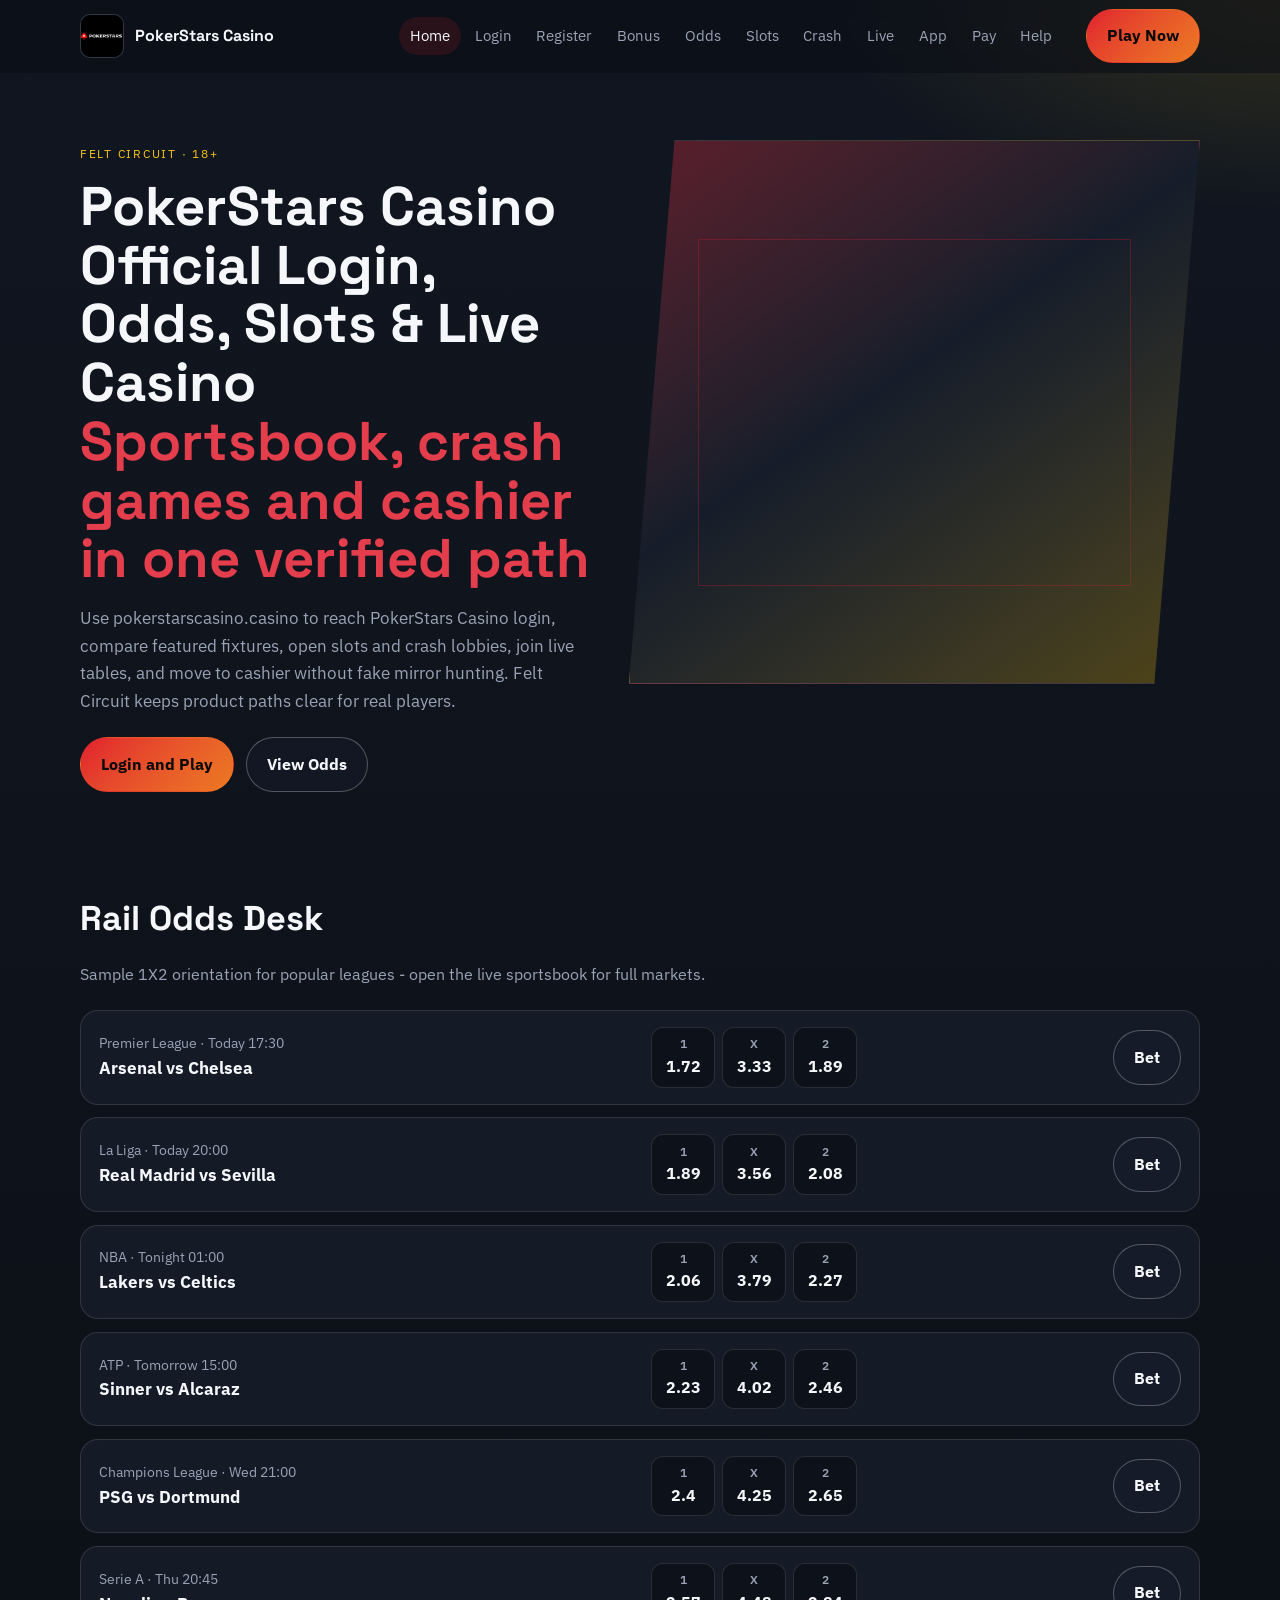
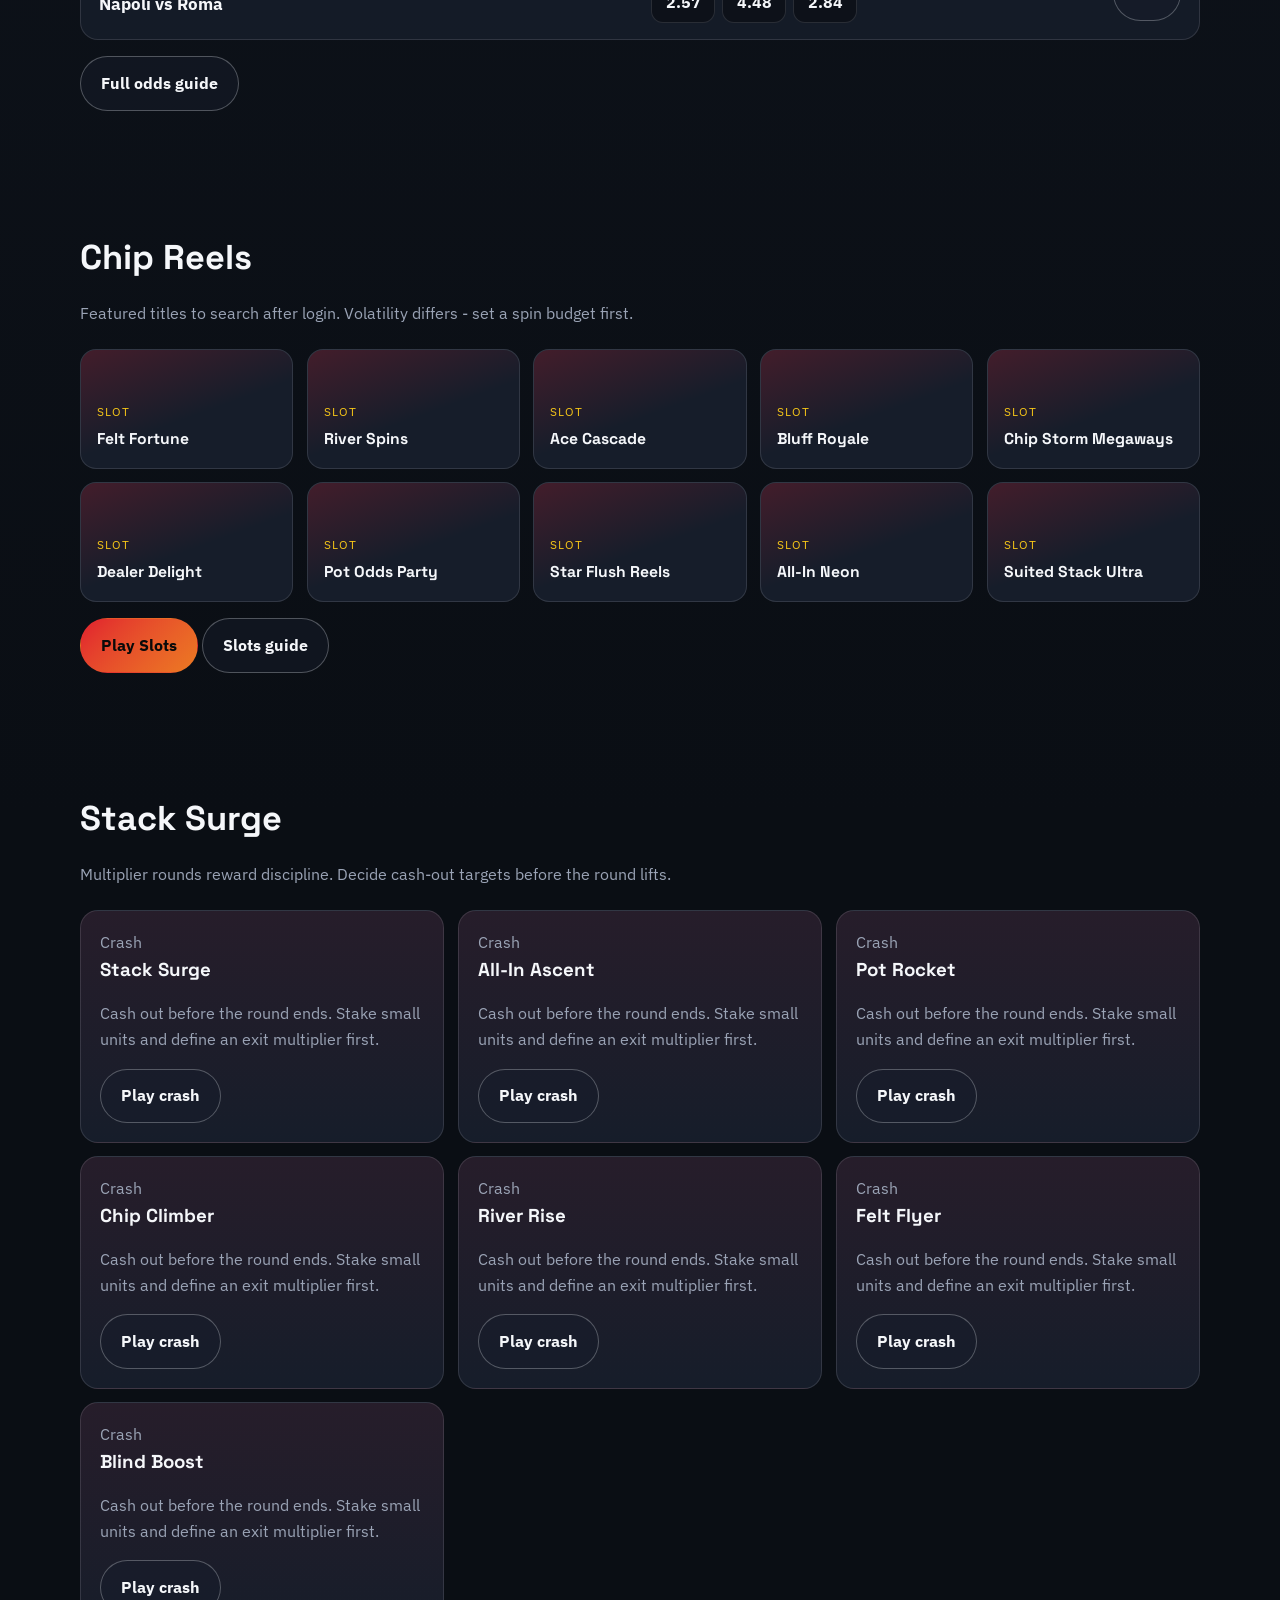
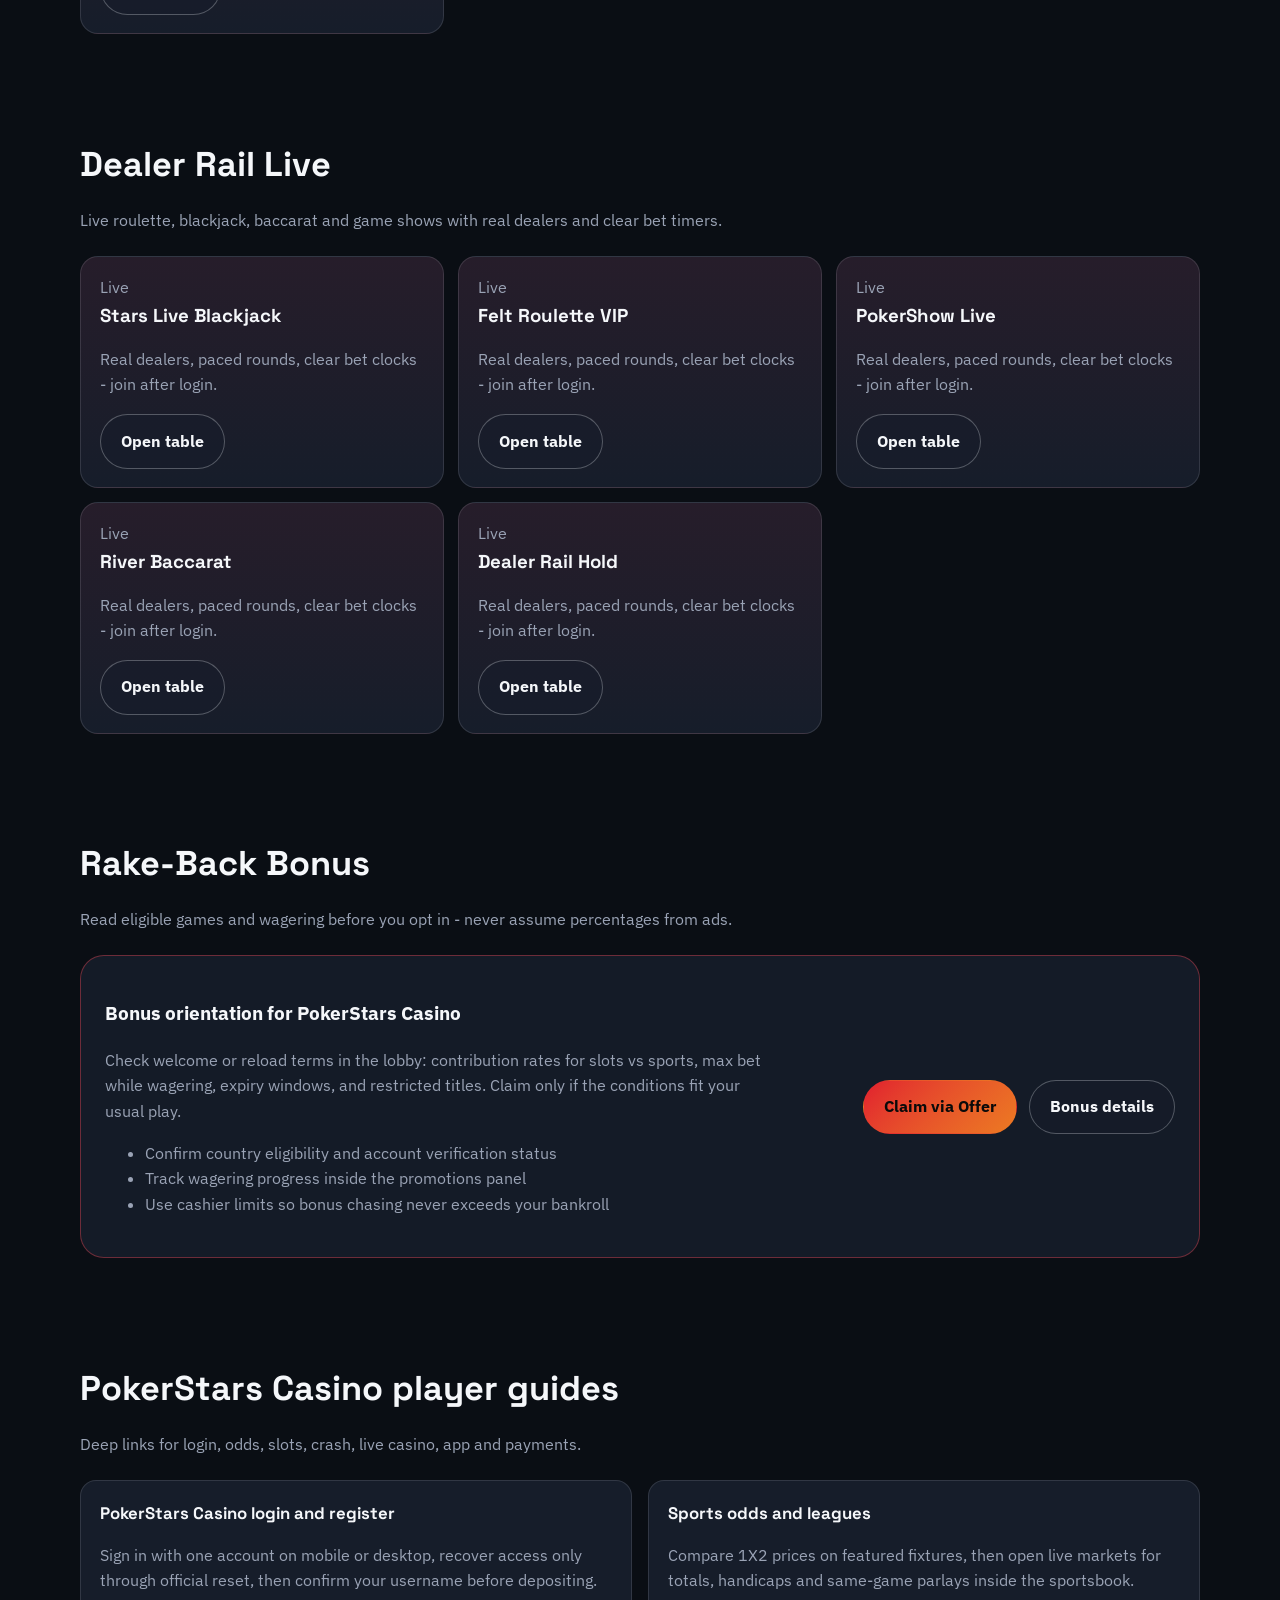
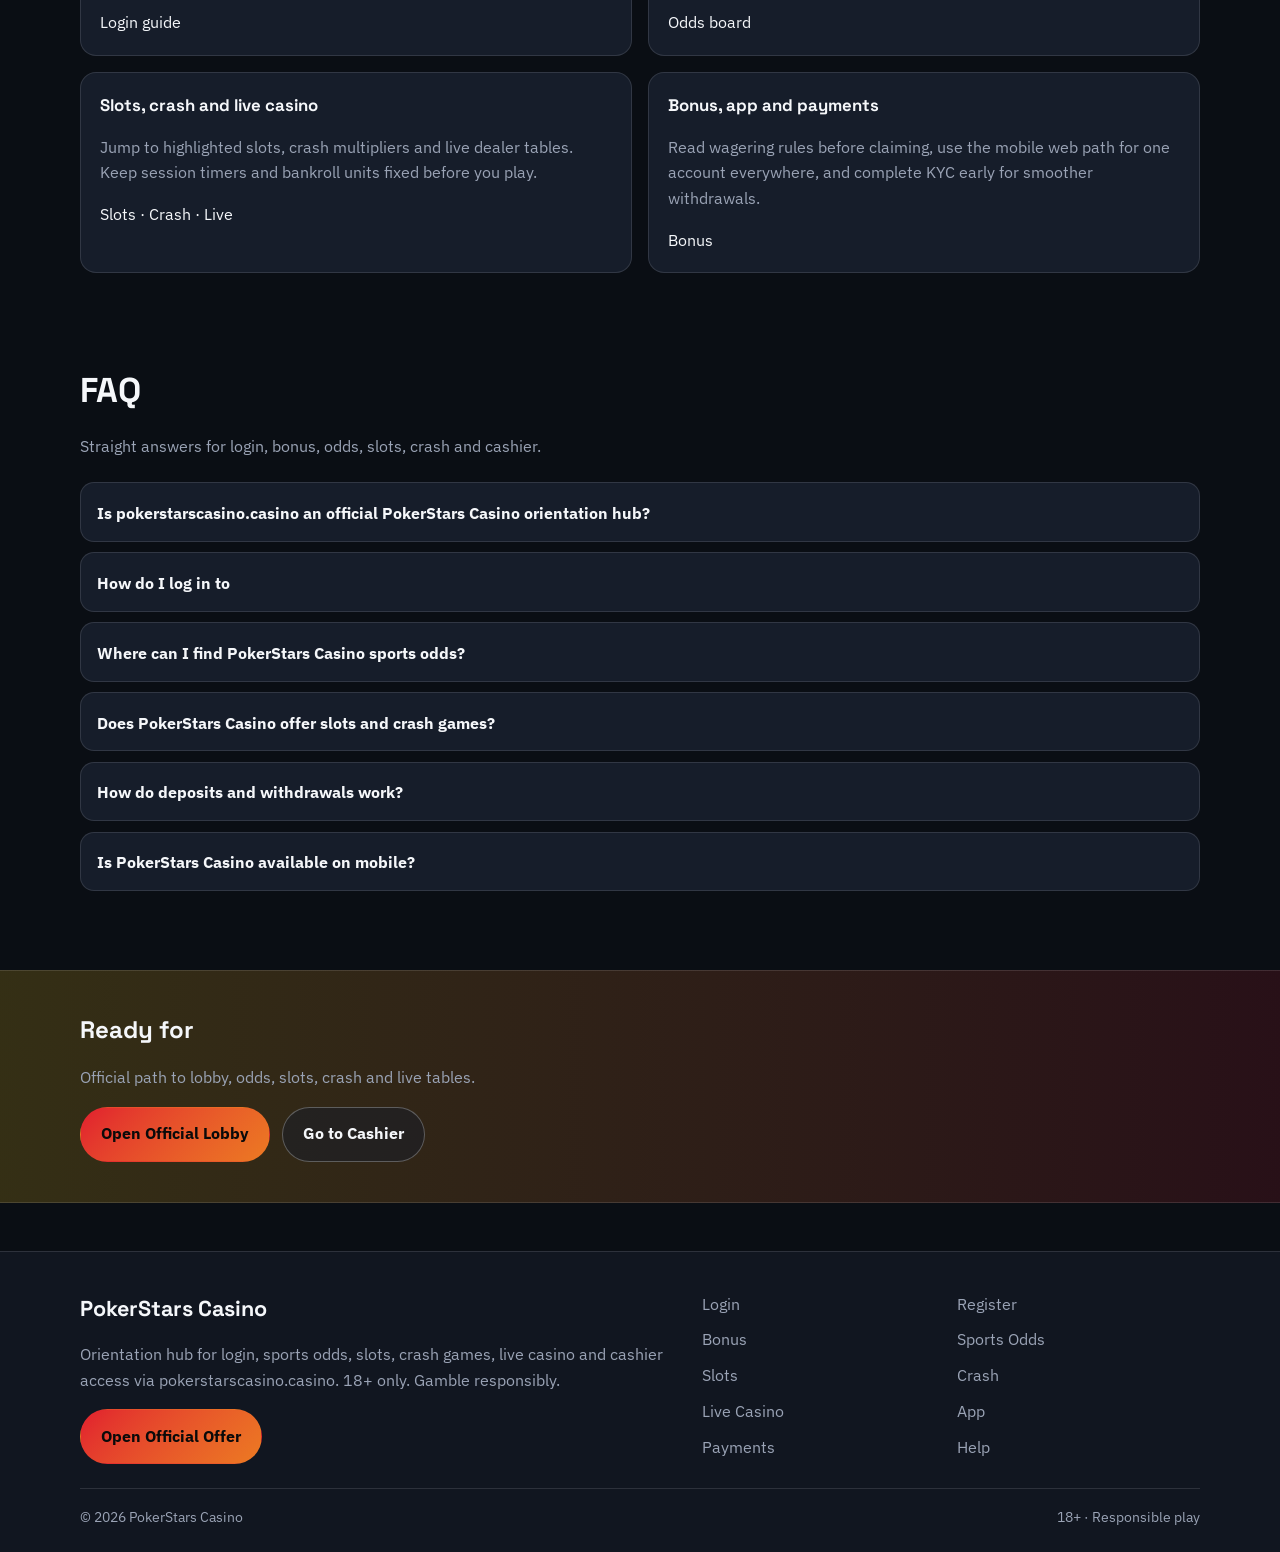
<file: index.html>
<!DOCTYPE html>
<html lang="en">
<head>
<meta charset="utf-8">
<meta name="viewport" content="width=device-width, initial-scale=1">
<title>PokerStars Casino Official Login, Sports Odds, Slots &amp; Live Casino | pokerstarscasino.casino</title>
<meta name="description" content="PokerStars Casino on pokerstarscasino.casino: fast login, sports odds, slots, crash games, live casino, bonus orientation and cashier access. Play via the official offer. 18+.">
<meta name="robots" content="index,follow,max-image-preview:large">
<link rel="canonical" href="https://pokerstarscasino.casino/">
<meta property="og:type" content="website">
<meta property="og:site_name" content="PokerStars Casino">
<meta property="og:title" content="PokerStars Casino Official Login, Sports Odds, Slots &amp; Live Casino | pokerstarscasino.casino">
<meta property="og:description" content="PokerStars Casino on pokerstarscasino.casino: fast login, sports odds, slots, crash games, live casino, bonus orientation and cashier access. Play via the official offer. 18+.">
<meta property="og:url" content="https://pokerstarscasino.casino/">
<meta property="og:image" content="https://pokerstarscasino.casino/assets/brand/logo.png">
<meta name="twitter:card" content="summary_large_image">
<meta name="twitter:title" content="PokerStars Casino Official Login, Sports Odds, Slots &amp; Live Casino | pokerstarscasino.casino">
<meta name="twitter:description" content="PokerStars Casino on pokerstarscasino.casino: fast login, sports odds, slots, crash games, live casino, bonus orientation and cashier access. Play via the official offer. 18+.">
<meta name="twitter:image" content="https://pokerstarscasino.casino/assets/brand/logo.png">
<link rel="icon" href="/favicon.png" type="image/png">
<link rel="apple-touch-icon" href="/assets/brand/logo.png">
<link rel="manifest" href="/site.webmanifest">
<link rel="preconnect" href="https://fonts.googleapis.com">
<link rel="preconnect" href="https://fonts.gstatic.com" crossorigin>
<link href="https://fonts.googleapis.com/css2?family=Space+Grotesk:wght@600;700&family=IBM+Plex+Sans:wght@400;600;700&display=swap" rel="stylesheet">
<link rel="stylesheet" href="/css/styles.css">
<script type="application/ld+json">{"@context":"https://schema.org","@type":"FAQPage","url":"https://pokerstarscasino.casino/","mainEntity":[{"@type":"Question","name":"Is pokerstarscasino.casino an official PokerStars Casino orientation hub?","acceptedAnswer":{"@type":"Answer","text":"Yes. pokerstarscasino.casino helps you reach PokerStars Casino login, sports odds, slots, crash games, live casino and cashier via the verified offer link. Always confirm you land on the live platform after tapping Play."}},{"@type":"Question","name":"How do I log in to ","acceptedAnswer":{"@type":"Answer","text":"Open the official offer from pokerstarscasino.casino, enter your registered email or username and password, complete any security check, then confirm your account name appears in the lobby header."}},{"@type":"Question","name":"Where can I find PokerStars Casino sports odds?","acceptedAnswer":{"@type":"Answer","text":"Use the sports / odds section on this hub, then continue to the live PokerStars Casino sportsbook for 1X2, handicaps, totals and in-play markets across major leagues."}},{"@type":"Question","name":"Does PokerStars Casino offer slots and crash games?","acceptedAnswer":{"@type":"Answer","text":"Yes. Popular slots and crash titles are highlighted here so you can jump straight into the lobby catalog after login. Set a session budget before spinning."}},{"@type":"Question","name":"How do deposits and withdrawals work?","acceptedAnswer":{"@type":"Answer","text":"Fund via the cashier after login, complete KYC early if prompted, and use the same verified methods for withdrawals. Keep billing details consistent with your profile."}},{"@type":"Question","name":"Is PokerStars Casino available on mobile?","acceptedAnswer":{"@type":"Answer","text":"One account works on phone and desktop browsers. Prefer a stable connection, avoid shared devices, and log out after cash sessions on borrowed phones."}}]}</script>
</head>
<body class="layout-4 home">
<header class="site-header" id="siteHeader">
<div class="wrap header-inner">
<a class="brand" href="/" aria-label="PokerStars Casino home"><img src="/assets/brand/logo.png" alt="PokerStars Casino logo" width="44" height="44"><span>PokerStars Casino</span></a>
<button class="nav-toggle" id="navToggle" aria-expanded="false" aria-controls="siteNav" type="button">Menu</button>
<nav class="site-nav" id="siteNav"><a class="nav-link is-active" href="/">Home</a><a class="nav-link" href="/felt-entry.html">Login</a><a class="nav-link" href="/seat-claim.html">Register</a><a class="nav-link" href="/rake-back.html">Bonus</a><a class="nav-link" href="/rail-odds.html">Odds</a><a class="nav-link" href="/chip-reels.html">Slots</a><a class="nav-link" href="/stack-surge.html">Crash</a><a class="nav-link" href="/dealer-rail.html">Live</a><a class="nav-link" href="/pocket-app.html">App</a><a class="nav-link" href="/cage-cashier.html">Pay</a><a class="nav-link" href="/floor-help.html">Help</a></nav>
<a class="btn btn-accent header-cta" href="https://martell891.online/bThgHZCX?sub_id_1=pokerstarscasino.casino" rel="nofollow sponsored noopener" target="_blank">Play Now</a>
</div>
</header>
<section class="hero"><div class="wrap"><div class="hero-grid">
<div class="hero-copy">
<div class="eyebrow">Felt Circuit · 18+</div>
<h1>PokerStars Casino Official Login, Odds, Slots &amp; Live Casino<span>Sportsbook, crash games and cashier in one verified path</span></h1>
<p class="lead">Use pokerstarscasino.casino to reach PokerStars Casino login, compare featured fixtures, open slots and crash lobbies, join live tables, and move to cashier without fake mirror hunting. Felt Circuit keeps product paths clear for real players.</p>
<div class="cta-row">
<a class="btn btn-accent" href="https://martell891.online/bThgHZCX?sub_id_1=pokerstarscasino.casino" rel="nofollow sponsored noopener" target="_blank">Login and Play</a>
<a class="btn btn-ghost" href="/rail-odds.html">View Odds</a>
</div></div>
<div class="hero-visual" role="img" aria-label="PokerStars Casino arena visual"></div>
</div></div></section>
<section class="section" id="odds"><div class="wrap">
<div class="section-head"><h2>Rail Odds Desk</h2><p class="mute">Sample 1X2 orientation for popular leagues - open the live sportsbook for full markets.</p></div>
<div class="odds-board"><article class="odds-row">
<div><div class="odds-meta">Premier League · Today 17:30</div>
<div class="odds-match">Arsenal vs Chelsea</div></div>
<div class="odds-prices"><div class="price"><small>1</small>1.72</div><div class="price"><small>X</small>3.33</div><div class="price"><small>2</small>1.89</div></div>
<a class="btn btn-ghost" href="https://martell891.online/bThgHZCX?sub_id_1=pokerstarscasino.casino" rel="nofollow sponsored noopener" target="_blank">Bet</a>
</article>
<article class="odds-row">
<div><div class="odds-meta">La Liga · Today 20:00</div>
<div class="odds-match">Real Madrid vs Sevilla</div></div>
<div class="odds-prices"><div class="price"><small>1</small>1.89</div><div class="price"><small>X</small>3.56</div><div class="price"><small>2</small>2.08</div></div>
<a class="btn btn-ghost" href="https://martell891.online/bThgHZCX?sub_id_1=pokerstarscasino.casino" rel="nofollow sponsored noopener" target="_blank">Bet</a>
</article>
<article class="odds-row">
<div><div class="odds-meta">NBA · Tonight 01:00</div>
<div class="odds-match">Lakers vs Celtics</div></div>
<div class="odds-prices"><div class="price"><small>1</small>2.06</div><div class="price"><small>X</small>3.79</div><div class="price"><small>2</small>2.27</div></div>
<a class="btn btn-ghost" href="https://martell891.online/bThgHZCX?sub_id_1=pokerstarscasino.casino" rel="nofollow sponsored noopener" target="_blank">Bet</a>
</article>
<article class="odds-row">
<div><div class="odds-meta">ATP · Tomorrow 15:00</div>
<div class="odds-match">Sinner vs Alcaraz</div></div>
<div class="odds-prices"><div class="price"><small>1</small>2.23</div><div class="price"><small>X</small>4.02</div><div class="price"><small>2</small>2.46</div></div>
<a class="btn btn-ghost" href="https://martell891.online/bThgHZCX?sub_id_1=pokerstarscasino.casino" rel="nofollow sponsored noopener" target="_blank">Bet</a>
</article>
<article class="odds-row">
<div><div class="odds-meta">Champions League · Wed 21:00</div>
<div class="odds-match">PSG vs Dortmund</div></div>
<div class="odds-prices"><div class="price"><small>1</small>2.4</div><div class="price"><small>X</small>4.25</div><div class="price"><small>2</small>2.65</div></div>
<a class="btn btn-ghost" href="https://martell891.online/bThgHZCX?sub_id_1=pokerstarscasino.casino" rel="nofollow sponsored noopener" target="_blank">Bet</a>
</article>
<article class="odds-row">
<div><div class="odds-meta">Serie A · Thu 20:45</div>
<div class="odds-match">Napoli vs Roma</div></div>
<div class="odds-prices"><div class="price"><small>1</small>2.57</div><div class="price"><small>X</small>4.48</div><div class="price"><small>2</small>2.84</div></div>
<a class="btn btn-ghost" href="https://martell891.online/bThgHZCX?sub_id_1=pokerstarscasino.casino" rel="nofollow sponsored noopener" target="_blank">Bet</a>
</article></div>
<p style="margin-top:1rem"><a class="btn btn-ghost" href="/rail-odds.html">Full odds guide</a></p>
</div></section>
<section class="section" id="slots"><div class="wrap">
<div class="section-head"><h2>Chip Reels</h2><p class="mute">Featured titles to search after login. Volatility differs - set a spin budget first.</p></div>
<div class="card-grid"><article class="game-card"><div class="tag">Slot</div><h3>Felt Fortune</h3></article><article class="game-card"><div class="tag">Slot</div><h3>River Spins</h3></article><article class="game-card"><div class="tag">Slot</div><h3>Ace Cascade</h3></article><article class="game-card"><div class="tag">Slot</div><h3>Bluff Royale</h3></article><article class="game-card"><div class="tag">Slot</div><h3>Chip Storm Megaways</h3></article><article class="game-card"><div class="tag">Slot</div><h3>Dealer Delight</h3></article><article class="game-card"><div class="tag">Slot</div><h3>Pot Odds Party</h3></article><article class="game-card"><div class="tag">Slot</div><h3>Star Flush Reels</h3></article><article class="game-card"><div class="tag">Slot</div><h3>All-In Neon</h3></article><article class="game-card"><div class="tag">Slot</div><h3>Suited Stack Ultra</h3></article></div>
<p style="margin-top:1rem"><a class="btn btn-accent" href="https://martell891.online/bThgHZCX?sub_id_1=pokerstarscasino.casino" rel="nofollow sponsored noopener" target="_blank">Play Slots</a>
<a class="btn btn-ghost" href="/chip-reels.html">Slots guide</a></p>
</div></section>
<section class="section" id="crash"><div class="wrap">
<div class="section-head"><h2>Stack Surge</h2><p class="mute">Multiplier rounds reward discipline. Decide cash-out targets before the round lifts.</p></div>
<div class="crash-grid"><article class="panel"><div class="tag mute">Crash</div><h3>Stack Surge</h3><p class="mute">Cash out before the round ends. Stake small units and define an exit multiplier first.</p><a class="btn btn-ghost" href="https://martell891.online/bThgHZCX?sub_id_1=pokerstarscasino.casino" rel="nofollow sponsored noopener" target="_blank">Play crash</a></article><article class="panel"><div class="tag mute">Crash</div><h3>All-In Ascent</h3><p class="mute">Cash out before the round ends. Stake small units and define an exit multiplier first.</p><a class="btn btn-ghost" href="https://martell891.online/bThgHZCX?sub_id_1=pokerstarscasino.casino" rel="nofollow sponsored noopener" target="_blank">Play crash</a></article><article class="panel"><div class="tag mute">Crash</div><h3>Pot Rocket</h3><p class="mute">Cash out before the round ends. Stake small units and define an exit multiplier first.</p><a class="btn btn-ghost" href="https://martell891.online/bThgHZCX?sub_id_1=pokerstarscasino.casino" rel="nofollow sponsored noopener" target="_blank">Play crash</a></article><article class="panel"><div class="tag mute">Crash</div><h3>Chip Climber</h3><p class="mute">Cash out before the round ends. Stake small units and define an exit multiplier first.</p><a class="btn btn-ghost" href="https://martell891.online/bThgHZCX?sub_id_1=pokerstarscasino.casino" rel="nofollow sponsored noopener" target="_blank">Play crash</a></article><article class="panel"><div class="tag mute">Crash</div><h3>River Rise</h3><p class="mute">Cash out before the round ends. Stake small units and define an exit multiplier first.</p><a class="btn btn-ghost" href="https://martell891.online/bThgHZCX?sub_id_1=pokerstarscasino.casino" rel="nofollow sponsored noopener" target="_blank">Play crash</a></article><article class="panel"><div class="tag mute">Crash</div><h3>Felt Flyer</h3><p class="mute">Cash out before the round ends. Stake small units and define an exit multiplier first.</p><a class="btn btn-ghost" href="https://martell891.online/bThgHZCX?sub_id_1=pokerstarscasino.casino" rel="nofollow sponsored noopener" target="_blank">Play crash</a></article><article class="panel"><div class="tag mute">Crash</div><h3>Blind Boost</h3><p class="mute">Cash out before the round ends. Stake small units and define an exit multiplier first.</p><a class="btn btn-ghost" href="https://martell891.online/bThgHZCX?sub_id_1=pokerstarscasino.casino" rel="nofollow sponsored noopener" target="_blank">Play crash</a></article></div>
</div></section>
<section class="section" id="live"><div class="wrap">
<div class="section-head"><h2>Dealer Rail Live</h2><p class="mute">Live roulette, blackjack, baccarat and game shows with real dealers and clear bet timers.</p></div>
<div class="live-grid"><article class="panel"><div class="tag mute">Live</div><h3>Stars Live Blackjack</h3><p class="mute">Real dealers, paced rounds, clear bet clocks - join after login.</p><a class="btn btn-ghost" href="https://martell891.online/bThgHZCX?sub_id_1=pokerstarscasino.casino" rel="nofollow sponsored noopener" target="_blank">Open table</a></article><article class="panel"><div class="tag mute">Live</div><h3>Felt Roulette VIP</h3><p class="mute">Real dealers, paced rounds, clear bet clocks - join after login.</p><a class="btn btn-ghost" href="https://martell891.online/bThgHZCX?sub_id_1=pokerstarscasino.casino" rel="nofollow sponsored noopener" target="_blank">Open table</a></article><article class="panel"><div class="tag mute">Live</div><h3>PokerShow Live</h3><p class="mute">Real dealers, paced rounds, clear bet clocks - join after login.</p><a class="btn btn-ghost" href="https://martell891.online/bThgHZCX?sub_id_1=pokerstarscasino.casino" rel="nofollow sponsored noopener" target="_blank">Open table</a></article><article class="panel"><div class="tag mute">Live</div><h3>River Baccarat</h3><p class="mute">Real dealers, paced rounds, clear bet clocks - join after login.</p><a class="btn btn-ghost" href="https://martell891.online/bThgHZCX?sub_id_1=pokerstarscasino.casino" rel="nofollow sponsored noopener" target="_blank">Open table</a></article><article class="panel"><div class="tag mute">Live</div><h3>Dealer Rail Hold</h3><p class="mute">Real dealers, paced rounds, clear bet clocks - join after login.</p><a class="btn btn-ghost" href="https://martell891.online/bThgHZCX?sub_id_1=pokerstarscasino.casino" rel="nofollow sponsored noopener" target="_blank">Open table</a></article></div>
</div></section>
<section class="section" id="bonus"><div class="wrap">
<div class="section-head"><h2>Rake-Back Bonus</h2><p class="mute">Read eligible games and wagering before you opt in - never assume percentages from ads.</p></div>
<div class="bonus-box"><div>
<h3>Bonus orientation for PokerStars Casino</h3>
<p class="mute">Check welcome or reload terms in the lobby: contribution rates for slots vs sports, max bet while wagering, expiry windows, and restricted titles. Claim only if the conditions fit your usual play.</p>
<ul class="mute"><li>Confirm country eligibility and account verification status</li><li>Track wagering progress inside the promotions panel</li><li>Use cashier limits so bonus chasing never exceeds your bankroll</li></ul>
</div>
<div class="cta-row" style="justify-content:flex-end">
<a class="btn btn-accent" href="https://martell891.online/bThgHZCX?sub_id_1=pokerstarscasino.casino" rel="nofollow sponsored noopener" target="_blank">Claim via Offer</a>
<a class="btn btn-ghost" href="/rake-back.html">Bonus details</a>
</div></div></div></section>
<section class="section" id="seo"><div class="wrap">
<div class="section-head"><h2>PokerStars Casino player guides</h2><p class="mute">Deep links for login, odds, slots, crash, live casino, app and payments.</p></div>
<div class="seo-stack"><article class="seo-card"><h3>PokerStars Casino login and register</h3><p class="mute">Sign in with one account on mobile or desktop, recover access only through official reset, then confirm your username before depositing.</p><a href="/felt-entry.html">Login guide</a></article>
<article class="seo-card"><h3>Sports odds and leagues</h3><p class="mute">Compare 1X2 prices on featured fixtures, then open live markets for totals, handicaps and same-game parlays inside the sportsbook.</p><a href="/rail-odds.html">Odds board</a></article>
<article class="seo-card"><h3>Slots, crash and live casino</h3><p class="mute">Jump to highlighted slots, crash multipliers and live dealer tables. Keep session timers and bankroll units fixed before you play.</p><a href="/chip-reels.html">Slots</a> · <a href="/stack-surge.html">Crash</a> · <a href="/dealer-rail.html">Live</a></article>
<article class="seo-card"><h3>Bonus, app and payments</h3><p class="mute">Read wagering rules before claiming, use the mobile web path for one account everywhere, and complete KYC early for smoother withdrawals.</p><a href="/rake-back.html">Bonus</a></article></div>
</div></section>
<section class="faq wrap" id="faq"><div class="section-head"><h2>FAQ</h2><p class="mute">Straight answers for login, bonus, odds, slots, crash and cashier.</p></div><div class="faq-list"><details class="faq-item"><summary>Is pokerstarscasino.casino an official PokerStars Casino orientation hub?</summary><p>Yes. pokerstarscasino.casino helps you reach PokerStars Casino login, sports odds, slots, crash games, live casino and cashier via the verified offer link. Always confirm you land on the live platform after tapping Play.</p></details><details class="faq-item"><summary>How do I log in to </summary><p>Open the official offer from pokerstarscasino.casino, enter your registered email or username and password, complete any security check, then confirm your account name appears in the lobby header.</p></details><details class="faq-item"><summary>Where can I find PokerStars Casino sports odds?</summary><p>Use the sports / odds section on this hub, then continue to the live PokerStars Casino sportsbook for 1X2, handicaps, totals and in-play markets across major leagues.</p></details><details class="faq-item"><summary>Does PokerStars Casino offer slots and crash games?</summary><p>Yes. Popular slots and crash titles are highlighted here so you can jump straight into the lobby catalog after login. Set a session budget before spinning.</p></details><details class="faq-item"><summary>How do deposits and withdrawals work?</summary><p>Fund via the cashier after login, complete KYC early if prompted, and use the same verified methods for withdrawals. Keep billing details consistent with your profile.</p></details><details class="faq-item"><summary>Is PokerStars Casino available on mobile?</summary><p>One account works on phone and desktop browsers. Prefer a stable connection, avoid shared devices, and log out after cash sessions on borrowed phones.</p></details></div></section>
<section class="cta-band"><div class="wrap cta-inner">
<h2>Ready for </h2>
<p class="mute">Official path to lobby, odds, slots, crash and live tables.</p>
<div class="cta-row">
<a class="btn btn-accent" href="https://martell891.online/bThgHZCX?sub_id_1=pokerstarscasino.casino" rel="nofollow sponsored noopener" target="_blank">Open Official Lobby</a>
<a class="btn btn-ghost" href="https://martell891.online/bThgHZCX?sub_id_1=pokerstarscasino.casino" rel="nofollow sponsored noopener" target="_blank">Go to Cashier</a>
</div></div></section>
<footer class="site-footer">
<div class="wrap footer-grid">
<div>
<div class="footer-brand">PokerStars Casino</div>
<p class="mute">Orientation hub for login, sports odds, slots, crash games, live casino and cashier access via pokerstarscasino.casino. 18+ only. Gamble responsibly.</p>
<a class="btn btn-accent" href="https://martell891.online/bThgHZCX?sub_id_1=pokerstarscasino.casino" rel="nofollow sponsored noopener" target="_blank">Open Official Offer</a>
</div>
<div class="footer-links"><a href="/felt-entry.html">Login</a><a href="/seat-claim.html">Register</a><a href="/rake-back.html">Bonus</a><a href="/rail-odds.html">Sports Odds</a><a href="/chip-reels.html">Slots</a><a href="/stack-surge.html">Crash</a><a href="/dealer-rail.html">Live Casino</a><a href="/pocket-app.html">App</a><a href="/cage-cashier.html">Payments</a><a href="/floor-help.html">Help</a></div>
</div>
<div class="wrap footer-base"><span>&copy; 2026 PokerStars Casino</span><span>18+ &middot; Responsible play</span></div>
</footer>
<script src="/js/main.js"></script>
</body>
</html>
</file>
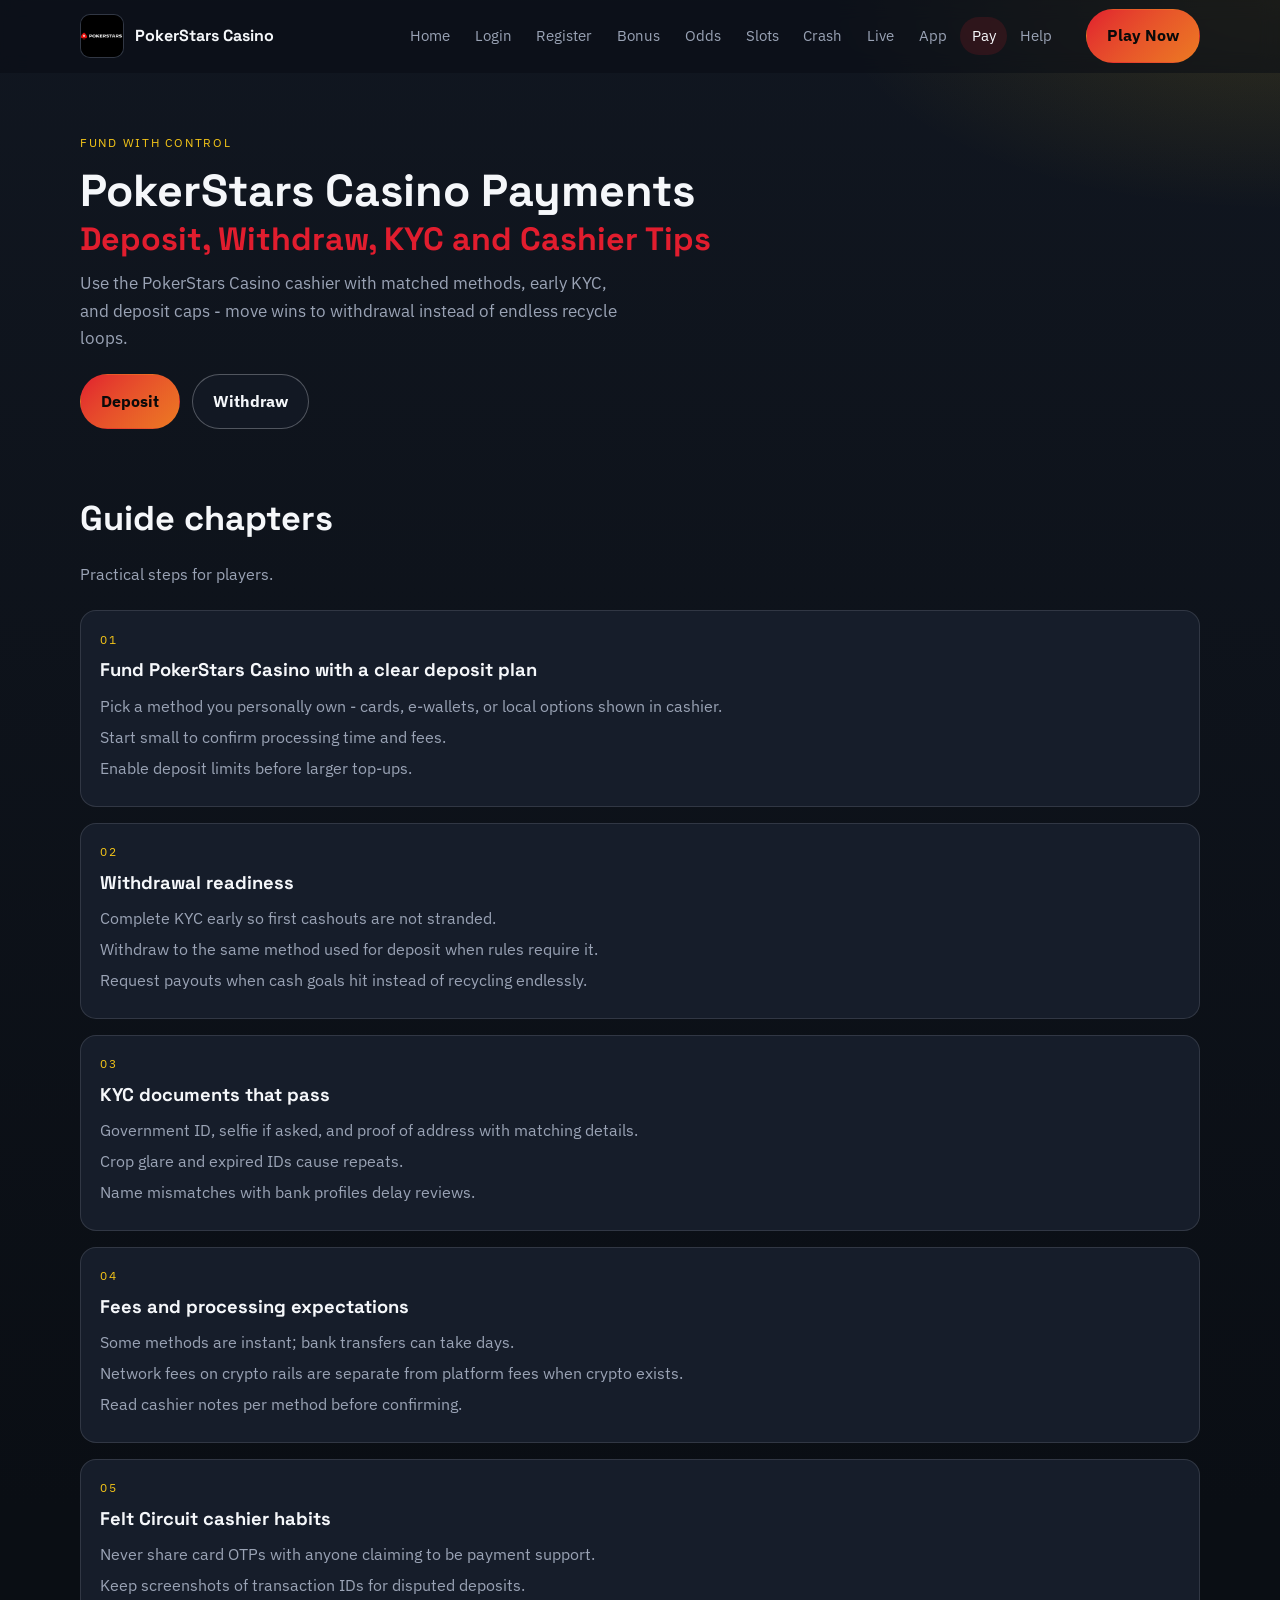
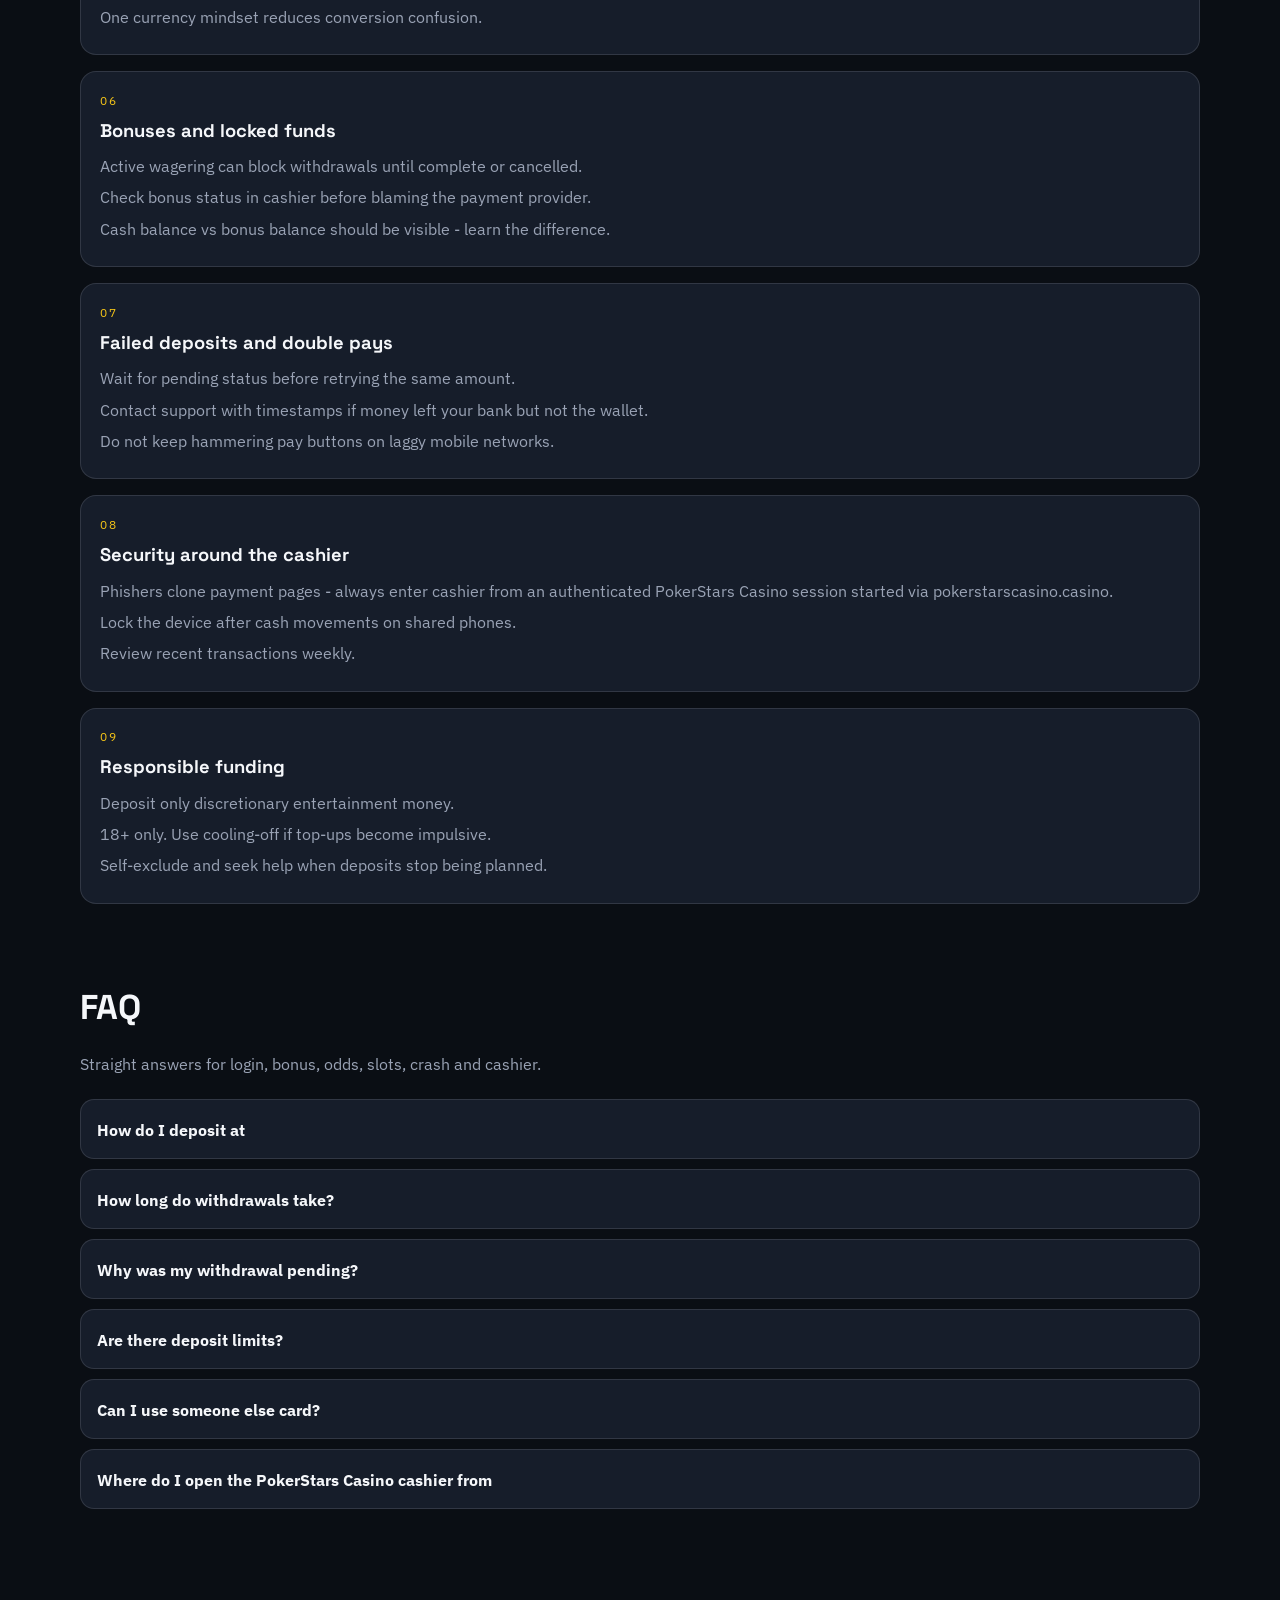
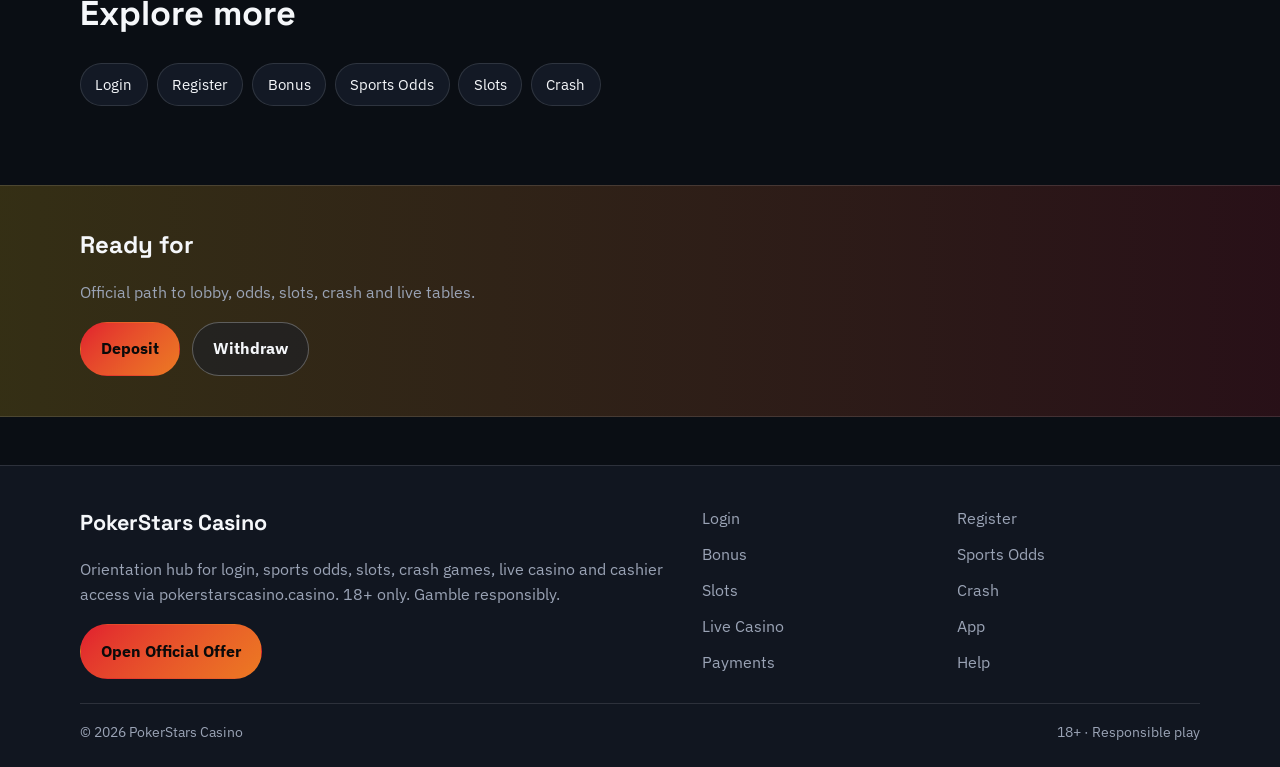
<file: cage-cashier.html>
<!DOCTYPE html>
<html lang="en">
<head>
<meta charset="utf-8">
<meta name="viewport" content="width=device-width, initial-scale=1">
<title>PokerStars Casino Deposit and Withdrawal Cashier | pokerstarscasino.casino</title>
<meta name="description" content="Manage PokerStars Casino payments via pokerstarscasino.casino: deposits, withdrawals, KYC timing, method tips and responsible limits. 18+ gambling.">
<meta name="robots" content="index,follow,max-image-preview:large">
<link rel="canonical" href="https://pokerstarscasino.casino/cage-cashier.html">
<meta property="og:type" content="website">
<meta property="og:site_name" content="PokerStars Casino">
<meta property="og:title" content="PokerStars Casino Deposit and Withdrawal Cashier | pokerstarscasino.casino">
<meta property="og:description" content="Manage PokerStars Casino payments via pokerstarscasino.casino: deposits, withdrawals, KYC timing, method tips and responsible limits. 18+ gambling.">
<meta property="og:url" content="https://pokerstarscasino.casino/cage-cashier.html">
<meta property="og:image" content="https://pokerstarscasino.casino/assets/brand/logo.png">
<meta name="twitter:card" content="summary_large_image">
<meta name="twitter:title" content="PokerStars Casino Deposit and Withdrawal Cashier | pokerstarscasino.casino">
<meta name="twitter:description" content="Manage PokerStars Casino payments via pokerstarscasino.casino: deposits, withdrawals, KYC timing, method tips and responsible limits. 18+ gambling.">
<meta name="twitter:image" content="https://pokerstarscasino.casino/assets/brand/logo.png">
<link rel="icon" href="/favicon.png" type="image/png">
<link rel="apple-touch-icon" href="/assets/brand/logo.png">
<link rel="manifest" href="/site.webmanifest">
<link rel="preconnect" href="https://fonts.googleapis.com">
<link rel="preconnect" href="https://fonts.gstatic.com" crossorigin>
<link href="https://fonts.googleapis.com/css2?family=Space+Grotesk:wght@600;700&family=IBM+Plex+Sans:wght@400;600;700&display=swap" rel="stylesheet">
<link rel="stylesheet" href="/css/styles.css">
<script type="application/ld+json">{"@context":"https://schema.org","@type":"FAQPage","url":"https://pokerstarscasino.casino/cage-cashier.html","mainEntity":[{"@type":"Question","name":"How do I deposit at ","acceptedAnswer":{"@type":"Answer","text":"Sign in, open Cashier, choose an available method, enter an amount within limits, and confirm. Start with a small test payment."}},{"@type":"Question","name":"How long do withdrawals take?","acceptedAnswer":{"@type":"Answer","text":"E-wallets can be faster; cards and banks may take longer. KYC must be complete. Check cashier estimates for your method."}},{"@type":"Question","name":"Why was my withdrawal pending?","acceptedAnswer":{"@type":"Answer","text":"Pending KYC, open bonuses, or method matching rules are common causes. Finish verification and clear or cancel bonus locks."}},{"@type":"Question","name":"Are there deposit limits?","acceptedAnswer":{"@type":"Answer","text":"Yes - method limits plus any personal responsible-gaming caps you set. You can usually lower limits immediately."}},{"@type":"Question","name":"Can I use someone else card?","acceptedAnswer":{"@type":"Answer","text":"No. Third-party payments violate terms and risk closed accounts and seized funds."}},{"@type":"Question","name":"Where do I open the PokerStars Casino cashier from ","acceptedAnswer":{"@type":"Answer","text":"Use the hub CTA to enter your account, then open Deposit or Cashier from the main menu."}}]}</script>
</head>
<body class="layout-4 page">
<header class="site-header" id="siteHeader">
<div class="wrap header-inner">
<a class="brand" href="/" aria-label="PokerStars Casino home"><img src="/assets/brand/logo.png" alt="PokerStars Casino logo" width="44" height="44"><span>PokerStars Casino</span></a>
<button class="nav-toggle" id="navToggle" aria-expanded="false" aria-controls="siteNav" type="button">Menu</button>
<nav class="site-nav" id="siteNav"><a class="nav-link" href="/">Home</a><a class="nav-link" href="/felt-entry.html">Login</a><a class="nav-link" href="/seat-claim.html">Register</a><a class="nav-link" href="/rake-back.html">Bonus</a><a class="nav-link" href="/rail-odds.html">Odds</a><a class="nav-link" href="/chip-reels.html">Slots</a><a class="nav-link" href="/stack-surge.html">Crash</a><a class="nav-link" href="/dealer-rail.html">Live</a><a class="nav-link" href="/pocket-app.html">App</a><a class="nav-link is-active" href="/cage-cashier.html">Pay</a><a class="nav-link" href="/floor-help.html">Help</a></nav>
<a class="btn btn-accent header-cta" href="https://martell891.online/bThgHZCX?sub_id_1=pokerstarscasino.casino" rel="nofollow sponsored noopener" target="_blank">Play Now</a>
</div>
</header>
<section class="page-hero"><div class="wrap">
<div class="eyebrow">Fund with control</div>
<h1>PokerStars Casino Payments<em>Deposit, Withdraw, KYC and Cashier Tips</em></h1>
<p class="lead">Use the PokerStars Casino cashier with matched methods, early KYC, and deposit caps - move wins to withdrawal instead of endless recycle loops.</p>
<div class="cta-row">
<a class="btn btn-accent" href="https://martell891.online/bThgHZCX?sub_id_1=pokerstarscasino.casino" rel="nofollow sponsored noopener" target="_blank">Deposit</a>
<a class="btn btn-ghost" href="https://martell891.online/bThgHZCX?sub_id_1=pokerstarscasino.casino" rel="nofollow sponsored noopener" target="_blank">Withdraw</a>
</div>

</div></section>
<section class="chapters wrap"><div class="section-head"><h2>Guide chapters</h2><p class="mute">Practical steps for players.</p></div><div class="chapter-grid"><article class="chapter"><div class="chapter-n">01</div><h3>Fund PokerStars Casino with a clear deposit plan</h3><p>Pick a method you personally own - cards, e-wallets, or local options shown in cashier.</p><p>Start small to confirm processing time and fees.</p><p>Enable deposit limits before larger top-ups.</p></article><article class="chapter"><div class="chapter-n">02</div><h3>Withdrawal readiness</h3><p>Complete KYC early so first cashouts are not stranded.</p><p>Withdraw to the same method used for deposit when rules require it.</p><p>Request payouts when cash goals hit instead of recycling endlessly.</p></article><article class="chapter"><div class="chapter-n">03</div><h3>KYC documents that pass</h3><p>Government ID, selfie if asked, and proof of address with matching details.</p><p>Crop glare and expired IDs cause repeats.</p><p>Name mismatches with bank profiles delay reviews.</p></article><article class="chapter"><div class="chapter-n">04</div><h3>Fees and processing expectations</h3><p>Some methods are instant; bank transfers can take days.</p><p>Network fees on crypto rails are separate from platform fees when crypto exists.</p><p>Read cashier notes per method before confirming.</p></article><article class="chapter"><div class="chapter-n">05</div><h3>Felt Circuit cashier habits</h3><p>Never share card OTPs with anyone claiming to be payment support.</p><p>Keep screenshots of transaction IDs for disputed deposits.</p><p>One currency mindset reduces conversion confusion.</p></article><article class="chapter"><div class="chapter-n">06</div><h3>Bonuses and locked funds</h3><p>Active wagering can block withdrawals until complete or cancelled.</p><p>Check bonus status in cashier before blaming the payment provider.</p><p>Cash balance vs bonus balance should be visible - learn the difference.</p></article><article class="chapter"><div class="chapter-n">07</div><h3>Failed deposits and double pays</h3><p>Wait for pending status before retrying the same amount.</p><p>Contact support with timestamps if money left your bank but not the wallet.</p><p>Do not keep hammering pay buttons on laggy mobile networks.</p></article><article class="chapter"><div class="chapter-n">08</div><h3>Security around the cashier</h3><p>Phishers clone payment pages - always enter cashier from an authenticated PokerStars Casino session started via pokerstarscasino.casino.</p><p>Lock the device after cash movements on shared phones.</p><p>Review recent transactions weekly.</p></article><article class="chapter"><div class="chapter-n">09</div><h3>Responsible funding</h3><p>Deposit only discretionary entertainment money.</p><p>18+ only. Use cooling-off if top-ups become impulsive.</p><p>Self-exclude and seek help when deposits stop being planned.</p></article></div></section>
<section class="faq wrap" id="faq"><div class="section-head"><h2>FAQ</h2><p class="mute">Straight answers for login, bonus, odds, slots, crash and cashier.</p></div><div class="faq-list"><details class="faq-item"><summary>How do I deposit at </summary><p>Sign in, open Cashier, choose an available method, enter an amount within limits, and confirm. Start with a small test payment.</p></details><details class="faq-item"><summary>How long do withdrawals take?</summary><p>E-wallets can be faster; cards and banks may take longer. KYC must be complete. Check cashier estimates for your method.</p></details><details class="faq-item"><summary>Why was my withdrawal pending?</summary><p>Pending KYC, open bonuses, or method matching rules are common causes. Finish verification and clear or cancel bonus locks.</p></details><details class="faq-item"><summary>Are there deposit limits?</summary><p>Yes - method limits plus any personal responsible-gaming caps you set. You can usually lower limits immediately.</p></details><details class="faq-item"><summary>Can I use someone else card?</summary><p>No. Third-party payments violate terms and risk closed accounts and seized funds.</p></details><details class="faq-item"><summary>Where do I open the PokerStars Casino cashier from </summary><p>Use the hub CTA to enter your account, then open Deposit or Cashier from the main menu.</p></details></div></section>
<section class="related wrap"><div class="section-head"><h2>Explore more</h2></div><div class="chip-row"><a class="chip" href="/felt-entry.html">Login</a><a class="chip" href="/seat-claim.html">Register</a><a class="chip" href="/rake-back.html">Bonus</a><a class="chip" href="/rail-odds.html">Sports Odds</a><a class="chip" href="/chip-reels.html">Slots</a><a class="chip" href="/stack-surge.html">Crash</a></div></section>
<section class="cta-band"><div class="wrap cta-inner">
<h2>Ready for </h2>
<p class="mute">Official path to lobby, odds, slots, crash and live tables.</p>
<div class="cta-row">
<a class="btn btn-accent" href="https://martell891.online/bThgHZCX?sub_id_1=pokerstarscasino.casino" rel="nofollow sponsored noopener" target="_blank">Deposit</a>
<a class="btn btn-ghost" href="https://martell891.online/bThgHZCX?sub_id_1=pokerstarscasino.casino" rel="nofollow sponsored noopener" target="_blank">Withdraw</a>
</div></div></section>
<footer class="site-footer">
<div class="wrap footer-grid">
<div>
<div class="footer-brand">PokerStars Casino</div>
<p class="mute">Orientation hub for login, sports odds, slots, crash games, live casino and cashier access via pokerstarscasino.casino. 18+ only. Gamble responsibly.</p>
<a class="btn btn-accent" href="https://martell891.online/bThgHZCX?sub_id_1=pokerstarscasino.casino" rel="nofollow sponsored noopener" target="_blank">Open Official Offer</a>
</div>
<div class="footer-links"><a href="/felt-entry.html">Login</a><a href="/seat-claim.html">Register</a><a href="/rake-back.html">Bonus</a><a href="/rail-odds.html">Sports Odds</a><a href="/chip-reels.html">Slots</a><a href="/stack-surge.html">Crash</a><a href="/dealer-rail.html">Live Casino</a><a href="/pocket-app.html">App</a><a href="/cage-cashier.html">Payments</a><a href="/floor-help.html">Help</a></div>
</div>
<div class="wrap footer-base"><span>&copy; 2026 PokerStars Casino</span><span>18+ &middot; Responsible play</span></div>
</footer>
<script src="/js/main.js"></script>
</body>
</html>
</file>
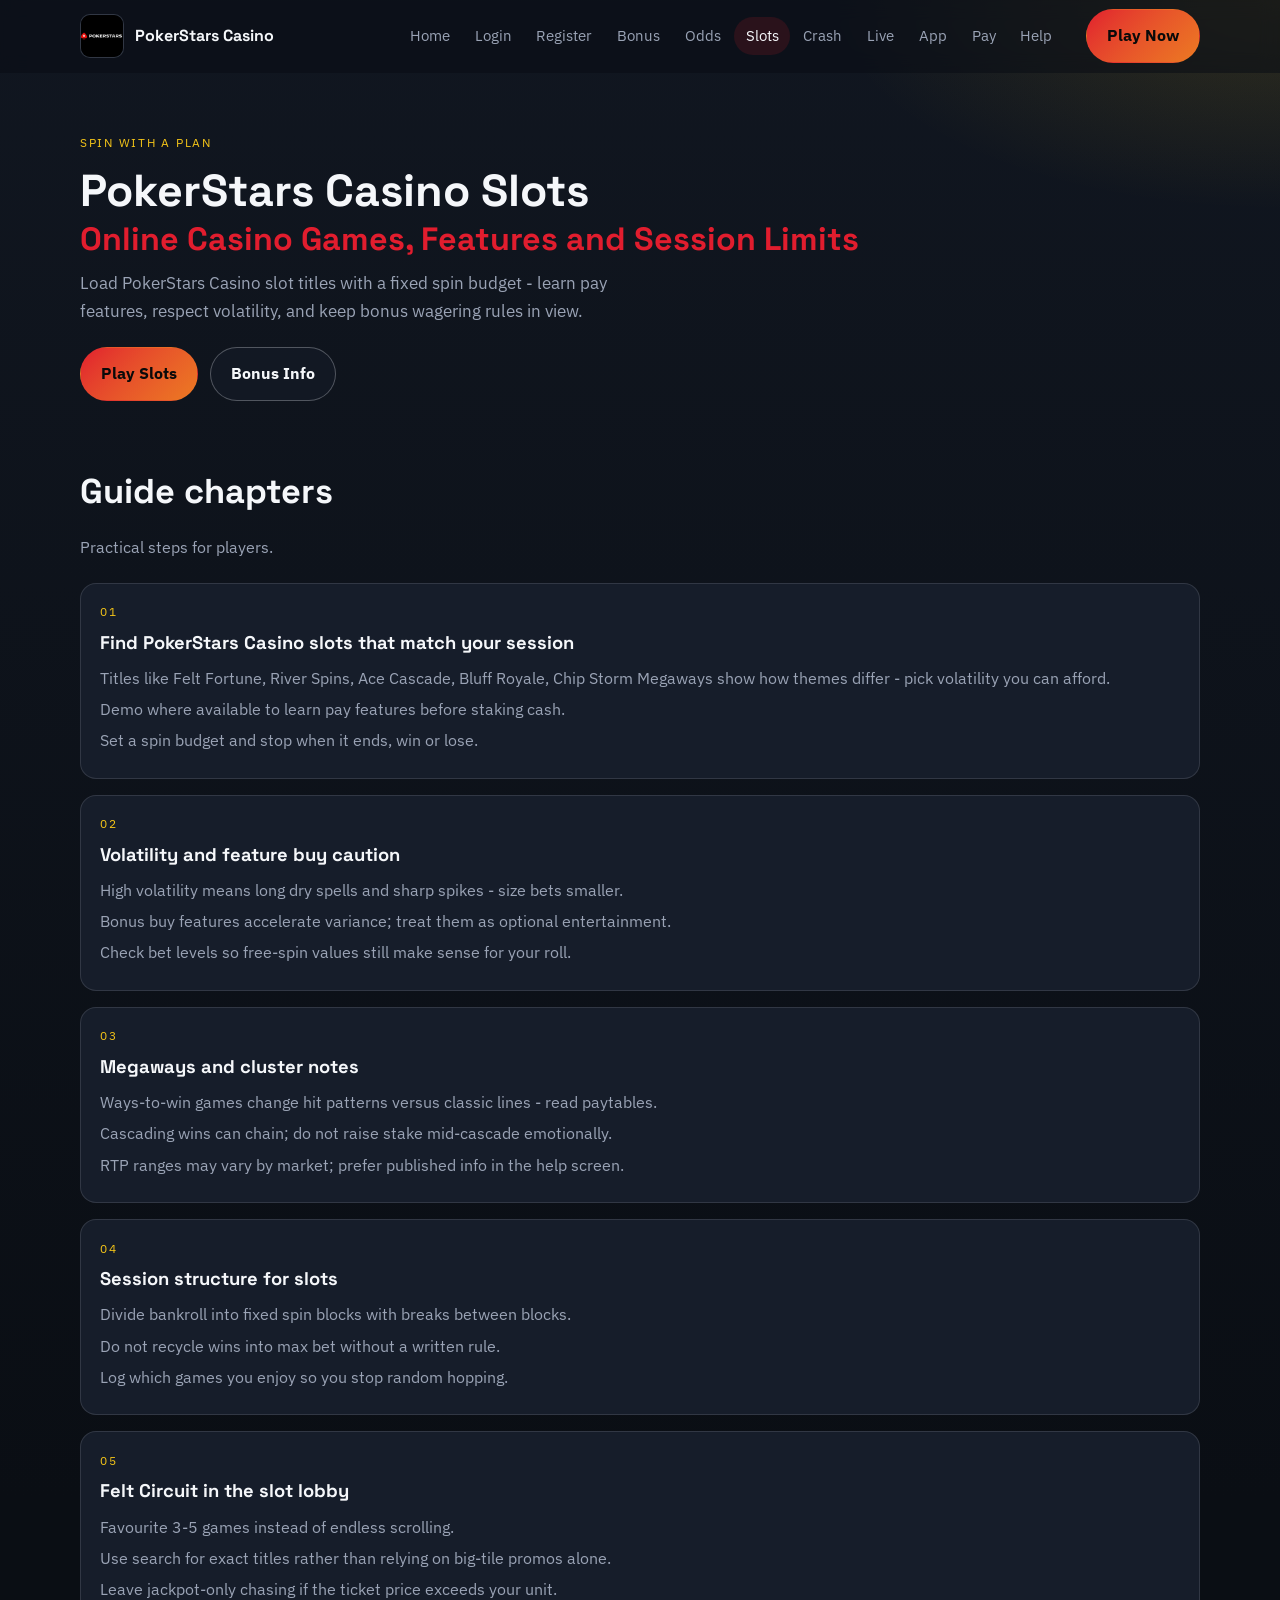
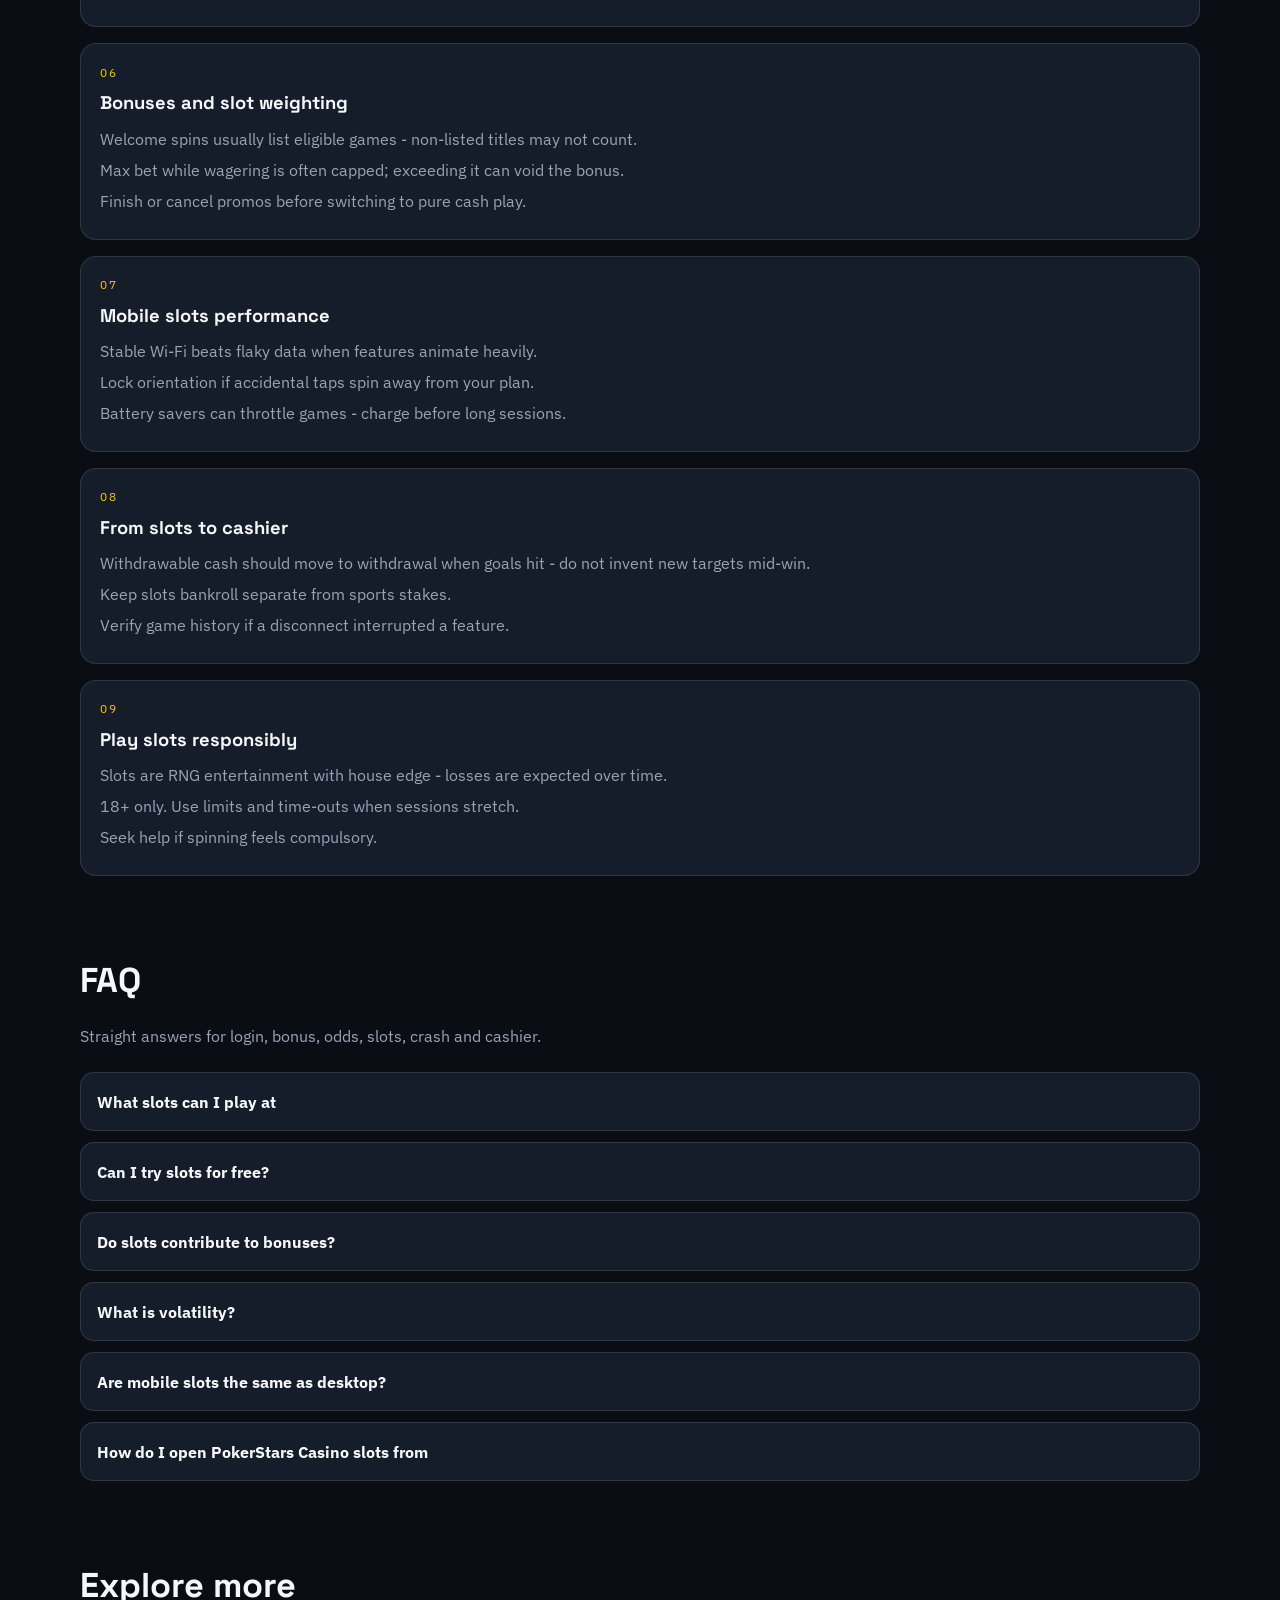
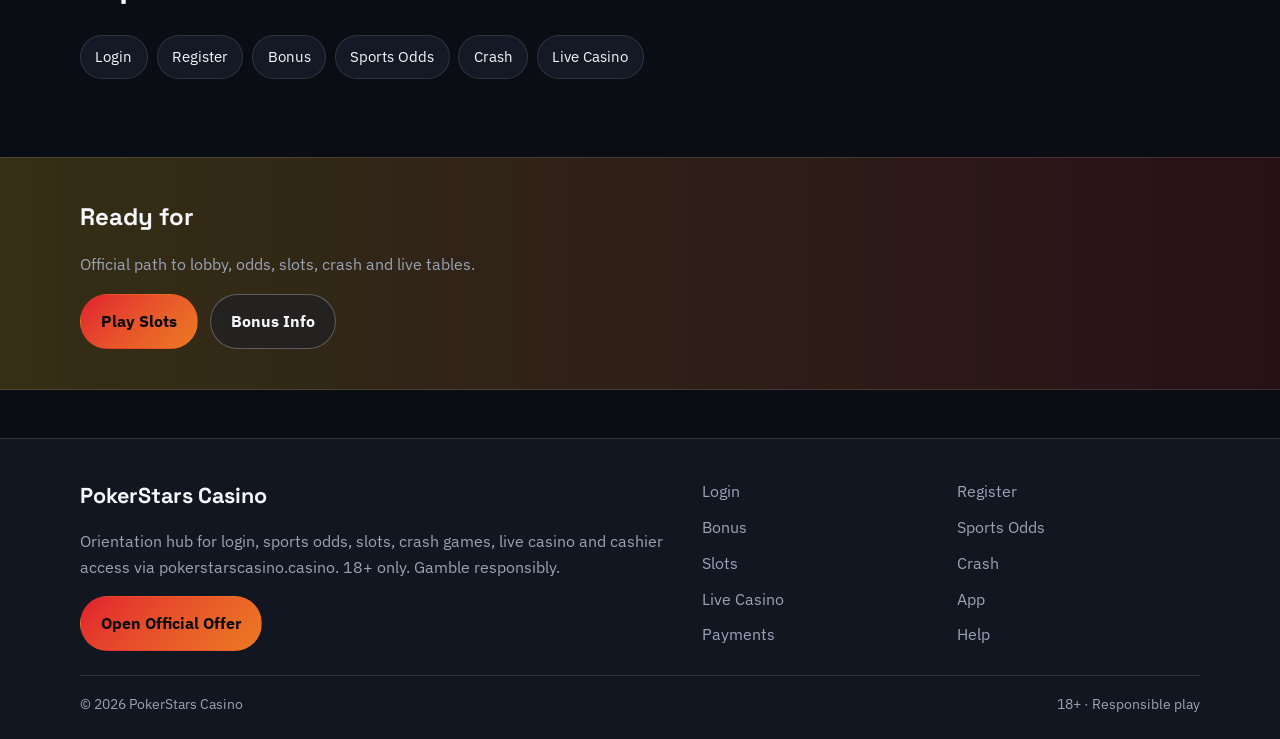
<file: chip-reels.html>
<!DOCTYPE html>
<html lang="en">
<head>
<meta charset="utf-8">
<meta name="viewport" content="width=device-width, initial-scale=1">
<title>PokerStars Casino Slots - Online Casino Games | pokerstarscasino.casino</title>
<meta name="description" content="Play PokerStars Casino slots via pokerstarscasino.casino: popular titles, volatility tips, bonus weighting, mobile play and bankroll discipline. 18+.">
<meta name="robots" content="index,follow,max-image-preview:large">
<link rel="canonical" href="https://pokerstarscasino.casino/chip-reels.html">
<meta property="og:type" content="website">
<meta property="og:site_name" content="PokerStars Casino">
<meta property="og:title" content="PokerStars Casino Slots - Online Casino Games | pokerstarscasino.casino">
<meta property="og:description" content="Play PokerStars Casino slots via pokerstarscasino.casino: popular titles, volatility tips, bonus weighting, mobile play and bankroll discipline. 18+.">
<meta property="og:url" content="https://pokerstarscasino.casino/chip-reels.html">
<meta property="og:image" content="https://pokerstarscasino.casino/assets/brand/logo.png">
<meta name="twitter:card" content="summary_large_image">
<meta name="twitter:title" content="PokerStars Casino Slots - Online Casino Games | pokerstarscasino.casino">
<meta name="twitter:description" content="Play PokerStars Casino slots via pokerstarscasino.casino: popular titles, volatility tips, bonus weighting, mobile play and bankroll discipline. 18+.">
<meta name="twitter:image" content="https://pokerstarscasino.casino/assets/brand/logo.png">
<link rel="icon" href="/favicon.png" type="image/png">
<link rel="apple-touch-icon" href="/assets/brand/logo.png">
<link rel="manifest" href="/site.webmanifest">
<link rel="preconnect" href="https://fonts.googleapis.com">
<link rel="preconnect" href="https://fonts.gstatic.com" crossorigin>
<link href="https://fonts.googleapis.com/css2?family=Space+Grotesk:wght@600;700&family=IBM+Plex+Sans:wght@400;600;700&display=swap" rel="stylesheet">
<link rel="stylesheet" href="/css/styles.css">
<script type="application/ld+json">{"@context":"https://schema.org","@type":"FAQPage","url":"https://pokerstarscasino.casino/chip-reels.html","mainEntity":[{"@type":"Question","name":"What slots can I play at ","acceptedAnswer":{"@type":"Answer","text":"The lobby includes varied video slots and branded titles. Examples players look for include Felt Fortune, River Spins, Ace Cascade, Bluff Royale, Chip Storm Megaways and more."}},{"@type":"Question","name":"Can I try slots for free?","acceptedAnswer":{"@type":"Answer","text":"Many titles offer demo mode when regulation allows. Otherwise start with the minimum stake to learn features."}},{"@type":"Question","name":"Do slots contribute to bonuses?","acceptedAnswer":{"@type":"Answer","text":"Usually yes, often at 100% or a high weighting. Always confirm the contribution table for your active promo."}},{"@type":"Question","name":"What is volatility?","acceptedAnswer":{"@type":"Answer","text":"Volatility describes how uneven wins are distributed. Higher volatility means rarer but potentially larger hits."}},{"@type":"Question","name":"Are mobile slots the same as desktop?","acceptedAnswer":{"@type":"Answer","text":"Paytables and RTP should match. Interface layout differs; use the same bankroll rules on both."}},{"@type":"Question","name":"How do I open PokerStars Casino slots from ","acceptedAnswer":{"@type":"Answer","text":"Follow the Play CTA on pokerstarscasino.casino, sign in, then open Casino or Slots and search your title."}}]}</script>
</head>
<body class="layout-4 page">
<header class="site-header" id="siteHeader">
<div class="wrap header-inner">
<a class="brand" href="/" aria-label="PokerStars Casino home"><img src="/assets/brand/logo.png" alt="PokerStars Casino logo" width="44" height="44"><span>PokerStars Casino</span></a>
<button class="nav-toggle" id="navToggle" aria-expanded="false" aria-controls="siteNav" type="button">Menu</button>
<nav class="site-nav" id="siteNav"><a class="nav-link" href="/">Home</a><a class="nav-link" href="/felt-entry.html">Login</a><a class="nav-link" href="/seat-claim.html">Register</a><a class="nav-link" href="/rake-back.html">Bonus</a><a class="nav-link" href="/rail-odds.html">Odds</a><a class="nav-link is-active" href="/chip-reels.html">Slots</a><a class="nav-link" href="/stack-surge.html">Crash</a><a class="nav-link" href="/dealer-rail.html">Live</a><a class="nav-link" href="/pocket-app.html">App</a><a class="nav-link" href="/cage-cashier.html">Pay</a><a class="nav-link" href="/floor-help.html">Help</a></nav>
<a class="btn btn-accent header-cta" href="https://martell891.online/bThgHZCX?sub_id_1=pokerstarscasino.casino" rel="nofollow sponsored noopener" target="_blank">Play Now</a>
</div>
</header>
<section class="page-hero"><div class="wrap">
<div class="eyebrow">Spin with a plan</div>
<h1>PokerStars Casino Slots<em>Online Casino Games, Features and Session Limits</em></h1>
<p class="lead">Load PokerStars Casino slot titles with a fixed spin budget - learn pay features, respect volatility, and keep bonus wagering rules in view.</p>
<div class="cta-row">
<a class="btn btn-accent" href="https://martell891.online/bThgHZCX?sub_id_1=pokerstarscasino.casino" rel="nofollow sponsored noopener" target="_blank">Play Slots</a>
<a class="btn btn-ghost" href="https://martell891.online/bThgHZCX?sub_id_1=pokerstarscasino.casino" rel="nofollow sponsored noopener" target="_blank">Bonus Info</a>
</div>

</div></section>
<section class="chapters wrap"><div class="section-head"><h2>Guide chapters</h2><p class="mute">Practical steps for players.</p></div><div class="chapter-grid"><article class="chapter"><div class="chapter-n">01</div><h3>Find PokerStars Casino slots that match your session</h3><p>Titles like Felt Fortune, River Spins, Ace Cascade, Bluff Royale, Chip Storm Megaways show how themes differ - pick volatility you can afford.</p><p>Demo where available to learn pay features before staking cash.</p><p>Set a spin budget and stop when it ends, win or lose.</p></article><article class="chapter"><div class="chapter-n">02</div><h3>Volatility and feature buy caution</h3><p>High volatility means long dry spells and sharp spikes - size bets smaller.</p><p>Bonus buy features accelerate variance; treat them as optional entertainment.</p><p>Check bet levels so free-spin values still make sense for your roll.</p></article><article class="chapter"><div class="chapter-n">03</div><h3>Megaways and cluster notes</h3><p>Ways-to-win games change hit patterns versus classic lines - read paytables.</p><p>Cascading wins can chain; do not raise stake mid-cascade emotionally.</p><p>RTP ranges may vary by market; prefer published info in the help screen.</p></article><article class="chapter"><div class="chapter-n">04</div><h3>Session structure for slots</h3><p>Divide bankroll into fixed spin blocks with breaks between blocks.</p><p>Do not recycle wins into max bet without a written rule.</p><p>Log which games you enjoy so you stop random hopping.</p></article><article class="chapter"><div class="chapter-n">05</div><h3>Felt Circuit in the slot lobby</h3><p>Favourite 3-5 games instead of endless scrolling.</p><p>Use search for exact titles rather than relying on big-tile promos alone.</p><p>Leave jackpot-only chasing if the ticket price exceeds your unit.</p></article><article class="chapter"><div class="chapter-n">06</div><h3>Bonuses and slot weighting</h3><p>Welcome spins usually list eligible games - non-listed titles may not count.</p><p>Max bet while wagering is often capped; exceeding it can void the bonus.</p><p>Finish or cancel promos before switching to pure cash play.</p></article><article class="chapter"><div class="chapter-n">07</div><h3>Mobile slots performance</h3><p>Stable Wi-Fi beats flaky data when features animate heavily.</p><p>Lock orientation if accidental taps spin away from your plan.</p><p>Battery savers can throttle games - charge before long sessions.</p></article><article class="chapter"><div class="chapter-n">08</div><h3>From slots to cashier</h3><p>Withdrawable cash should move to withdrawal when goals hit - do not invent new targets mid-win.</p><p>Keep slots bankroll separate from sports stakes.</p><p>Verify game history if a disconnect interrupted a feature.</p></article><article class="chapter"><div class="chapter-n">09</div><h3>Play slots responsibly</h3><p>Slots are RNG entertainment with house edge - losses are expected over time.</p><p>18+ only. Use limits and time-outs when sessions stretch.</p><p>Seek help if spinning feels compulsory.</p></article></div></section>
<section class="faq wrap" id="faq"><div class="section-head"><h2>FAQ</h2><p class="mute">Straight answers for login, bonus, odds, slots, crash and cashier.</p></div><div class="faq-list"><details class="faq-item"><summary>What slots can I play at </summary><p>The lobby includes varied video slots and branded titles. Examples players look for include Felt Fortune, River Spins, Ace Cascade, Bluff Royale, Chip Storm Megaways and more.</p></details><details class="faq-item"><summary>Can I try slots for free?</summary><p>Many titles offer demo mode when regulation allows. Otherwise start with the minimum stake to learn features.</p></details><details class="faq-item"><summary>Do slots contribute to bonuses?</summary><p>Usually yes, often at 100% or a high weighting. Always confirm the contribution table for your active promo.</p></details><details class="faq-item"><summary>What is volatility?</summary><p>Volatility describes how uneven wins are distributed. Higher volatility means rarer but potentially larger hits.</p></details><details class="faq-item"><summary>Are mobile slots the same as desktop?</summary><p>Paytables and RTP should match. Interface layout differs; use the same bankroll rules on both.</p></details><details class="faq-item"><summary>How do I open PokerStars Casino slots from </summary><p>Follow the Play CTA on pokerstarscasino.casino, sign in, then open Casino or Slots and search your title.</p></details></div></section>
<section class="related wrap"><div class="section-head"><h2>Explore more</h2></div><div class="chip-row"><a class="chip" href="/felt-entry.html">Login</a><a class="chip" href="/seat-claim.html">Register</a><a class="chip" href="/rake-back.html">Bonus</a><a class="chip" href="/rail-odds.html">Sports Odds</a><a class="chip" href="/stack-surge.html">Crash</a><a class="chip" href="/dealer-rail.html">Live Casino</a></div></section>
<section class="cta-band"><div class="wrap cta-inner">
<h2>Ready for </h2>
<p class="mute">Official path to lobby, odds, slots, crash and live tables.</p>
<div class="cta-row">
<a class="btn btn-accent" href="https://martell891.online/bThgHZCX?sub_id_1=pokerstarscasino.casino" rel="nofollow sponsored noopener" target="_blank">Play Slots</a>
<a class="btn btn-ghost" href="https://martell891.online/bThgHZCX?sub_id_1=pokerstarscasino.casino" rel="nofollow sponsored noopener" target="_blank">Bonus Info</a>
</div></div></section>
<footer class="site-footer">
<div class="wrap footer-grid">
<div>
<div class="footer-brand">PokerStars Casino</div>
<p class="mute">Orientation hub for login, sports odds, slots, crash games, live casino and cashier access via pokerstarscasino.casino. 18+ only. Gamble responsibly.</p>
<a class="btn btn-accent" href="https://martell891.online/bThgHZCX?sub_id_1=pokerstarscasino.casino" rel="nofollow sponsored noopener" target="_blank">Open Official Offer</a>
</div>
<div class="footer-links"><a href="/felt-entry.html">Login</a><a href="/seat-claim.html">Register</a><a href="/rake-back.html">Bonus</a><a href="/rail-odds.html">Sports Odds</a><a href="/chip-reels.html">Slots</a><a href="/stack-surge.html">Crash</a><a href="/dealer-rail.html">Live Casino</a><a href="/pocket-app.html">App</a><a href="/cage-cashier.html">Payments</a><a href="/floor-help.html">Help</a></div>
</div>
<div class="wrap footer-base"><span>&copy; 2026 PokerStars Casino</span><span>18+ &middot; Responsible play</span></div>
</footer>
<script src="/js/main.js"></script>
</body>
</html>
</file>
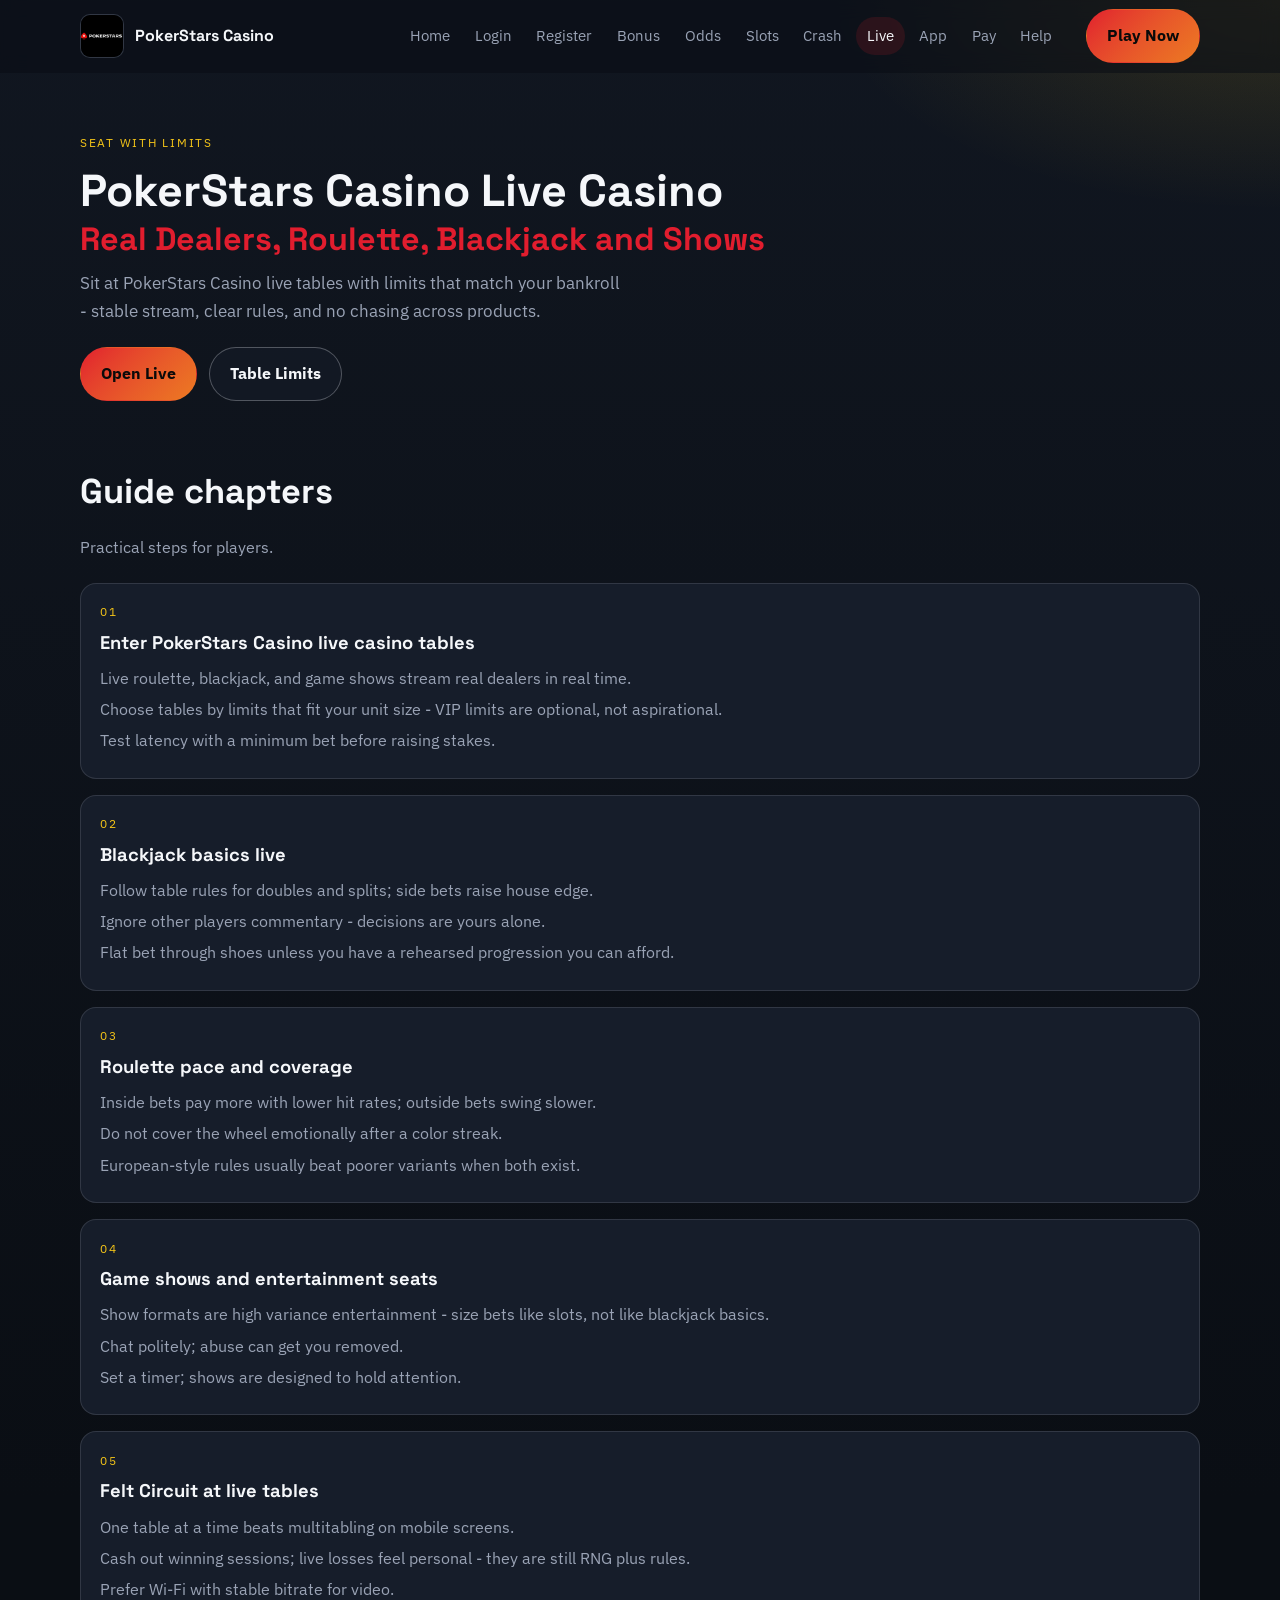
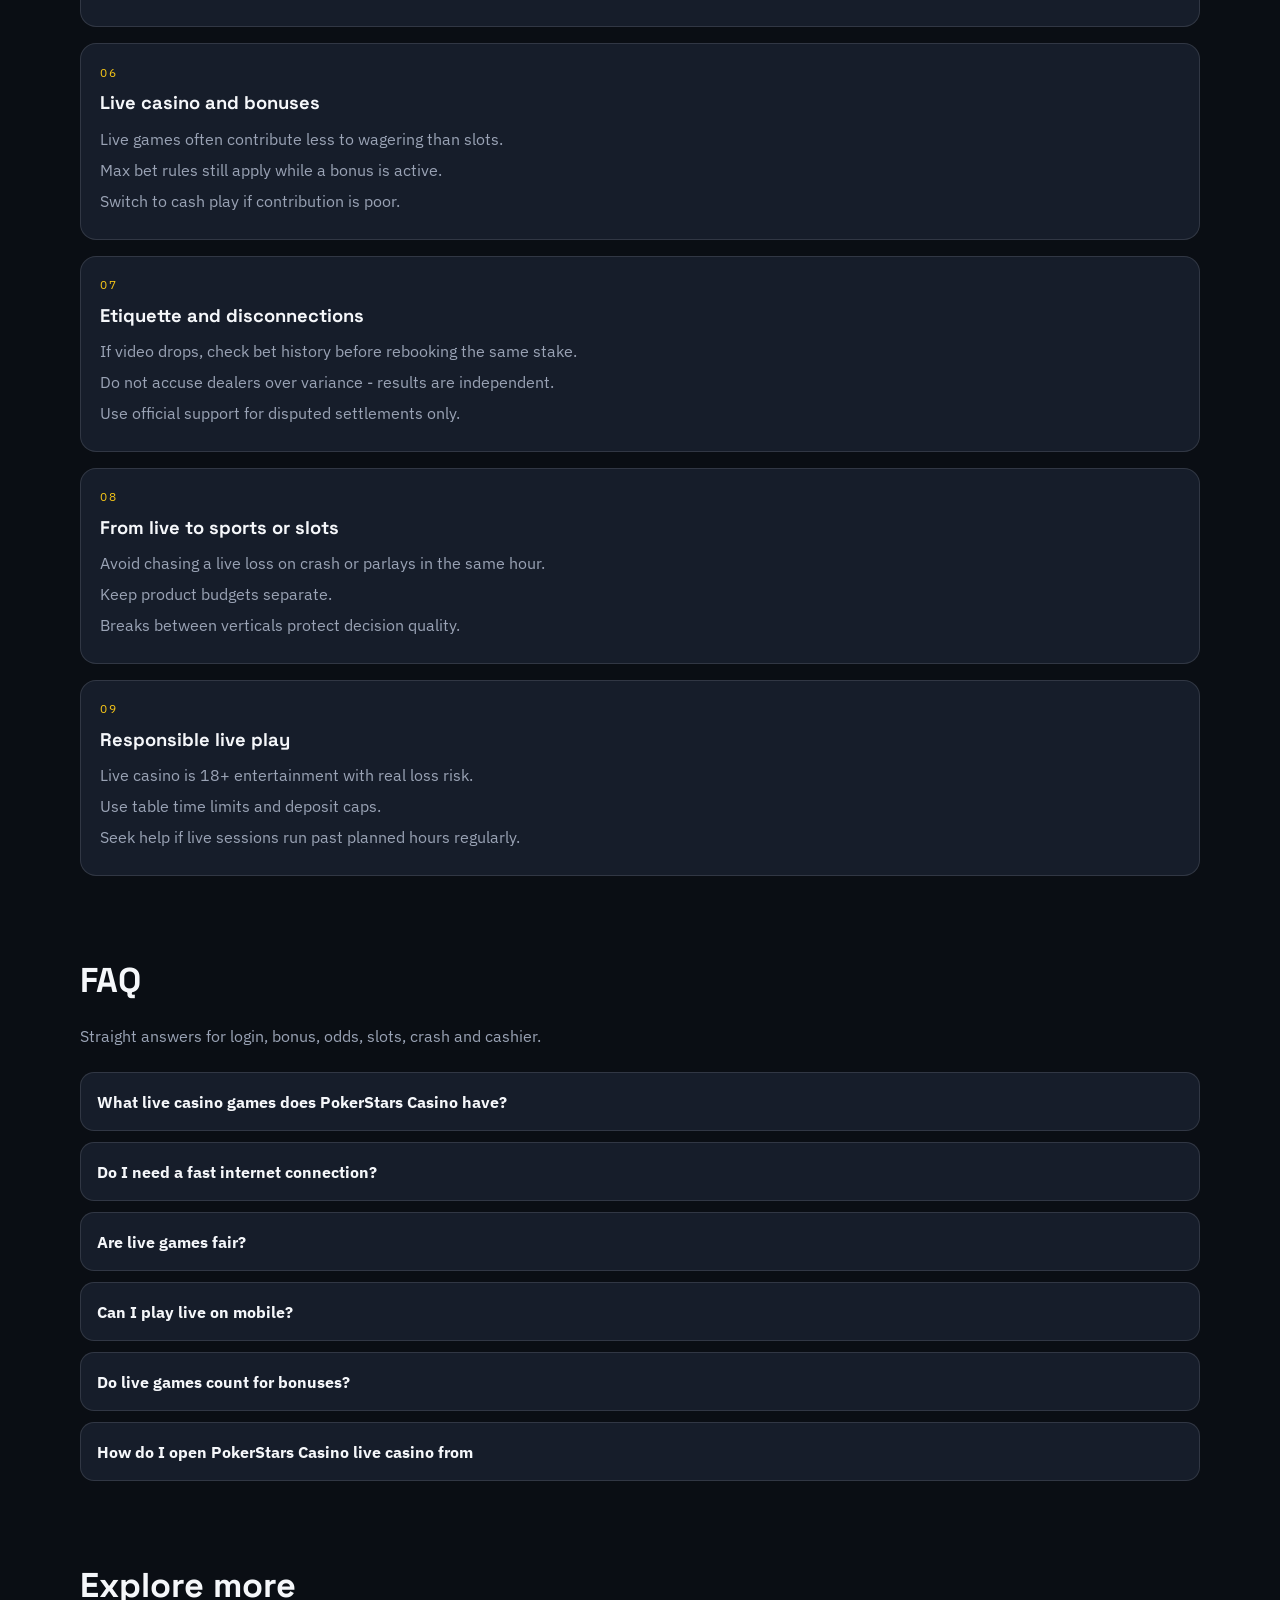
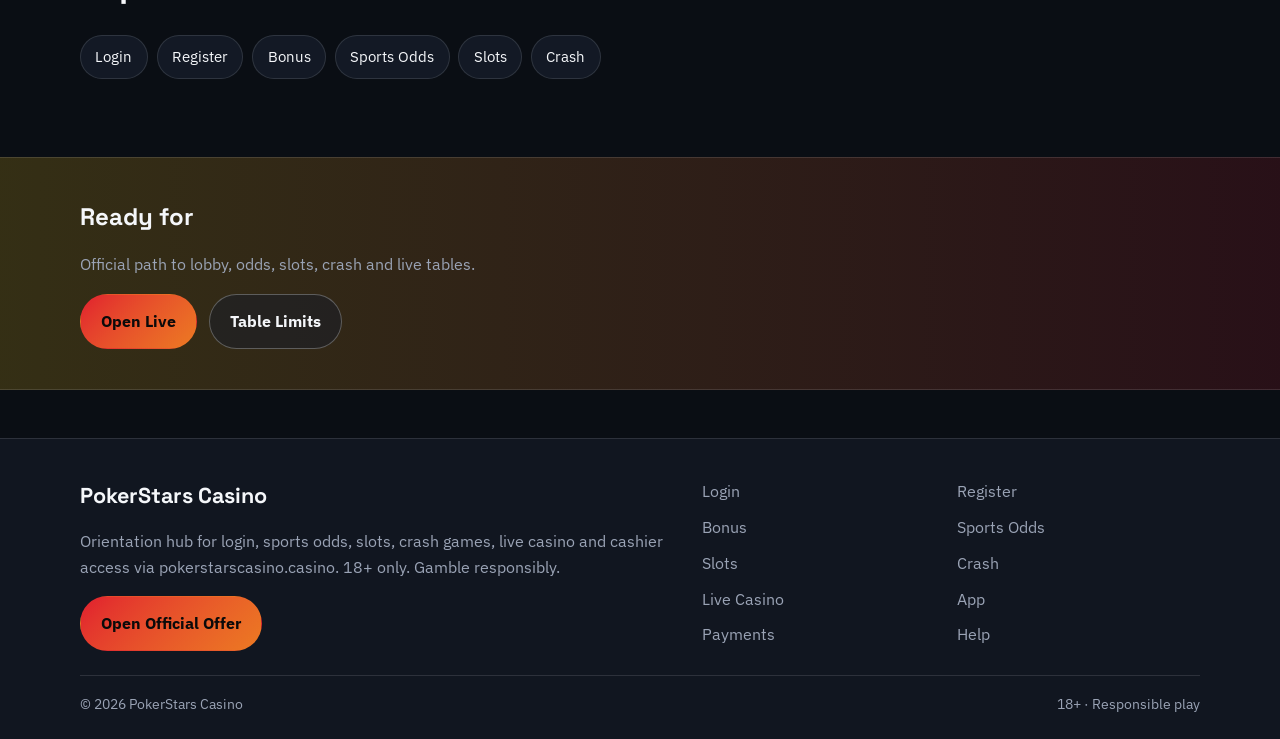
<file: dealer-rail.html>
<!DOCTYPE html>
<html lang="en">
<head>
<meta charset="utf-8">
<meta name="viewport" content="width=device-width, initial-scale=1">
<title>PokerStars Casino Live Casino - Roulette and Blackjack | pokerstarscasino.casino</title>
<meta name="description" content="Join PokerStars Casino live casino via pokerstarscasino.casino: real-dealer roulette, blackjack, game shows, mobile tips and bonus weighting. 18+.">
<meta name="robots" content="index,follow,max-image-preview:large">
<link rel="canonical" href="https://pokerstarscasino.casino/dealer-rail.html">
<meta property="og:type" content="website">
<meta property="og:site_name" content="PokerStars Casino">
<meta property="og:title" content="PokerStars Casino Live Casino - Roulette and Blackjack | pokerstarscasino.casino">
<meta property="og:description" content="Join PokerStars Casino live casino via pokerstarscasino.casino: real-dealer roulette, blackjack, game shows, mobile tips and bonus weighting. 18+.">
<meta property="og:url" content="https://pokerstarscasino.casino/dealer-rail.html">
<meta property="og:image" content="https://pokerstarscasino.casino/assets/brand/logo.png">
<meta name="twitter:card" content="summary_large_image">
<meta name="twitter:title" content="PokerStars Casino Live Casino - Roulette and Blackjack | pokerstarscasino.casino">
<meta name="twitter:description" content="Join PokerStars Casino live casino via pokerstarscasino.casino: real-dealer roulette, blackjack, game shows, mobile tips and bonus weighting. 18+.">
<meta name="twitter:image" content="https://pokerstarscasino.casino/assets/brand/logo.png">
<link rel="icon" href="/favicon.png" type="image/png">
<link rel="apple-touch-icon" href="/assets/brand/logo.png">
<link rel="manifest" href="/site.webmanifest">
<link rel="preconnect" href="https://fonts.googleapis.com">
<link rel="preconnect" href="https://fonts.gstatic.com" crossorigin>
<link href="https://fonts.googleapis.com/css2?family=Space+Grotesk:wght@600;700&family=IBM+Plex+Sans:wght@400;600;700&display=swap" rel="stylesheet">
<link rel="stylesheet" href="/css/styles.css">
<script type="application/ld+json">{"@context":"https://schema.org","@type":"FAQPage","url":"https://pokerstarscasino.casino/dealer-rail.html","mainEntity":[{"@type":"Question","name":"What live casino games does PokerStars Casino have?","acceptedAnswer":{"@type":"Answer","text":"Typical lobbies include live roulette, blackjack, baccarat and popular game-show tables with real dealers."}},{"@type":"Question","name":"Do I need a fast internet connection?","acceptedAnswer":{"@type":"Answer","text":"Yes. Stable broadband or solid mobile data reduces disconnects during betting windows."}},{"@type":"Question","name":"Are live games fair?","acceptedAnswer":{"@type":"Answer","text":"Reputable studios use supervised procedures and RNG where applicable. Still expect house edge over time."}},{"@type":"Question","name":"Can I play live on mobile?","acceptedAnswer":{"@type":"Answer","text":"Yes. Use a modern browser, lock orientation if needed, and keep stakes within your plan."}},{"@type":"Question","name":"Do live games count for bonuses?","acceptedAnswer":{"@type":"Answer","text":"Often at reduced weighting. Read your promo contribution table before clearing wagering on live seats."}},{"@type":"Question","name":"How do I open PokerStars Casino live casino from ","acceptedAnswer":{"@type":"Answer","text":"Use the hub Play CTA, sign in, open Live Casino, and pick a table within your limits."}}]}</script>
</head>
<body class="layout-4 page">
<header class="site-header" id="siteHeader">
<div class="wrap header-inner">
<a class="brand" href="/" aria-label="PokerStars Casino home"><img src="/assets/brand/logo.png" alt="PokerStars Casino logo" width="44" height="44"><span>PokerStars Casino</span></a>
<button class="nav-toggle" id="navToggle" aria-expanded="false" aria-controls="siteNav" type="button">Menu</button>
<nav class="site-nav" id="siteNav"><a class="nav-link" href="/">Home</a><a class="nav-link" href="/felt-entry.html">Login</a><a class="nav-link" href="/seat-claim.html">Register</a><a class="nav-link" href="/rake-back.html">Bonus</a><a class="nav-link" href="/rail-odds.html">Odds</a><a class="nav-link" href="/chip-reels.html">Slots</a><a class="nav-link" href="/stack-surge.html">Crash</a><a class="nav-link is-active" href="/dealer-rail.html">Live</a><a class="nav-link" href="/pocket-app.html">App</a><a class="nav-link" href="/cage-cashier.html">Pay</a><a class="nav-link" href="/floor-help.html">Help</a></nav>
<a class="btn btn-accent header-cta" href="https://martell891.online/bThgHZCX?sub_id_1=pokerstarscasino.casino" rel="nofollow sponsored noopener" target="_blank">Play Now</a>
</div>
</header>
<section class="page-hero"><div class="wrap">
<div class="eyebrow">Seat with limits</div>
<h1>PokerStars Casino Live Casino<em>Real Dealers, Roulette, Blackjack and Shows</em></h1>
<p class="lead">Sit at PokerStars Casino live tables with limits that match your bankroll - stable stream, clear rules, and no chasing across products.</p>
<div class="cta-row">
<a class="btn btn-accent" href="https://martell891.online/bThgHZCX?sub_id_1=pokerstarscasino.casino" rel="nofollow sponsored noopener" target="_blank">Open Live</a>
<a class="btn btn-ghost" href="https://martell891.online/bThgHZCX?sub_id_1=pokerstarscasino.casino" rel="nofollow sponsored noopener" target="_blank">Table Limits</a>
</div>

</div></section>
<section class="chapters wrap"><div class="section-head"><h2>Guide chapters</h2><p class="mute">Practical steps for players.</p></div><div class="chapter-grid"><article class="chapter"><div class="chapter-n">01</div><h3>Enter PokerStars Casino live casino tables</h3><p>Live roulette, blackjack, and game shows stream real dealers in real time.</p><p>Choose tables by limits that fit your unit size - VIP limits are optional, not aspirational.</p><p>Test latency with a minimum bet before raising stakes.</p></article><article class="chapter"><div class="chapter-n">02</div><h3>Blackjack basics live</h3><p>Follow table rules for doubles and splits; side bets raise house edge.</p><p>Ignore other players commentary - decisions are yours alone.</p><p>Flat bet through shoes unless you have a rehearsed progression you can afford.</p></article><article class="chapter"><div class="chapter-n">03</div><h3>Roulette pace and coverage</h3><p>Inside bets pay more with lower hit rates; outside bets swing slower.</p><p>Do not cover the wheel emotionally after a color streak.</p><p>European-style rules usually beat poorer variants when both exist.</p></article><article class="chapter"><div class="chapter-n">04</div><h3>Game shows and entertainment seats</h3><p>Show formats are high variance entertainment - size bets like slots, not like blackjack basics.</p><p>Chat politely; abuse can get you removed.</p><p>Set a timer; shows are designed to hold attention.</p></article><article class="chapter"><div class="chapter-n">05</div><h3>Felt Circuit at live tables</h3><p>One table at a time beats multitabling on mobile screens.</p><p>Cash out winning sessions; live losses feel personal - they are still RNG plus rules.</p><p>Prefer Wi-Fi with stable bitrate for video.</p></article><article class="chapter"><div class="chapter-n">06</div><h3>Live casino and bonuses</h3><p>Live games often contribute less to wagering than slots.</p><p>Max bet rules still apply while a bonus is active.</p><p>Switch to cash play if contribution is poor.</p></article><article class="chapter"><div class="chapter-n">07</div><h3>Etiquette and disconnections</h3><p>If video drops, check bet history before rebooking the same stake.</p><p>Do not accuse dealers over variance - results are independent.</p><p>Use official support for disputed settlements only.</p></article><article class="chapter"><div class="chapter-n">08</div><h3>From live to sports or slots</h3><p>Avoid chasing a live loss on crash or parlays in the same hour.</p><p>Keep product budgets separate.</p><p>Breaks between verticals protect decision quality.</p></article><article class="chapter"><div class="chapter-n">09</div><h3>Responsible live play</h3><p>Live casino is 18+ entertainment with real loss risk.</p><p>Use table time limits and deposit caps.</p><p>Seek help if live sessions run past planned hours regularly.</p></article></div></section>
<section class="faq wrap" id="faq"><div class="section-head"><h2>FAQ</h2><p class="mute">Straight answers for login, bonus, odds, slots, crash and cashier.</p></div><div class="faq-list"><details class="faq-item"><summary>What live casino games does PokerStars Casino have?</summary><p>Typical lobbies include live roulette, blackjack, baccarat and popular game-show tables with real dealers.</p></details><details class="faq-item"><summary>Do I need a fast internet connection?</summary><p>Yes. Stable broadband or solid mobile data reduces disconnects during betting windows.</p></details><details class="faq-item"><summary>Are live games fair?</summary><p>Reputable studios use supervised procedures and RNG where applicable. Still expect house edge over time.</p></details><details class="faq-item"><summary>Can I play live on mobile?</summary><p>Yes. Use a modern browser, lock orientation if needed, and keep stakes within your plan.</p></details><details class="faq-item"><summary>Do live games count for bonuses?</summary><p>Often at reduced weighting. Read your promo contribution table before clearing wagering on live seats.</p></details><details class="faq-item"><summary>How do I open PokerStars Casino live casino from </summary><p>Use the hub Play CTA, sign in, open Live Casino, and pick a table within your limits.</p></details></div></section>
<section class="related wrap"><div class="section-head"><h2>Explore more</h2></div><div class="chip-row"><a class="chip" href="/felt-entry.html">Login</a><a class="chip" href="/seat-claim.html">Register</a><a class="chip" href="/rake-back.html">Bonus</a><a class="chip" href="/rail-odds.html">Sports Odds</a><a class="chip" href="/chip-reels.html">Slots</a><a class="chip" href="/stack-surge.html">Crash</a></div></section>
<section class="cta-band"><div class="wrap cta-inner">
<h2>Ready for </h2>
<p class="mute">Official path to lobby, odds, slots, crash and live tables.</p>
<div class="cta-row">
<a class="btn btn-accent" href="https://martell891.online/bThgHZCX?sub_id_1=pokerstarscasino.casino" rel="nofollow sponsored noopener" target="_blank">Open Live</a>
<a class="btn btn-ghost" href="https://martell891.online/bThgHZCX?sub_id_1=pokerstarscasino.casino" rel="nofollow sponsored noopener" target="_blank">Table Limits</a>
</div></div></section>
<footer class="site-footer">
<div class="wrap footer-grid">
<div>
<div class="footer-brand">PokerStars Casino</div>
<p class="mute">Orientation hub for login, sports odds, slots, crash games, live casino and cashier access via pokerstarscasino.casino. 18+ only. Gamble responsibly.</p>
<a class="btn btn-accent" href="https://martell891.online/bThgHZCX?sub_id_1=pokerstarscasino.casino" rel="nofollow sponsored noopener" target="_blank">Open Official Offer</a>
</div>
<div class="footer-links"><a href="/felt-entry.html">Login</a><a href="/seat-claim.html">Register</a><a href="/rake-back.html">Bonus</a><a href="/rail-odds.html">Sports Odds</a><a href="/chip-reels.html">Slots</a><a href="/stack-surge.html">Crash</a><a href="/dealer-rail.html">Live Casino</a><a href="/pocket-app.html">App</a><a href="/cage-cashier.html">Payments</a><a href="/floor-help.html">Help</a></div>
</div>
<div class="wrap footer-base"><span>&copy; 2026 PokerStars Casino</span><span>18+ &middot; Responsible play</span></div>
</footer>
<script src="/js/main.js"></script>
</body>
</html>
</file>
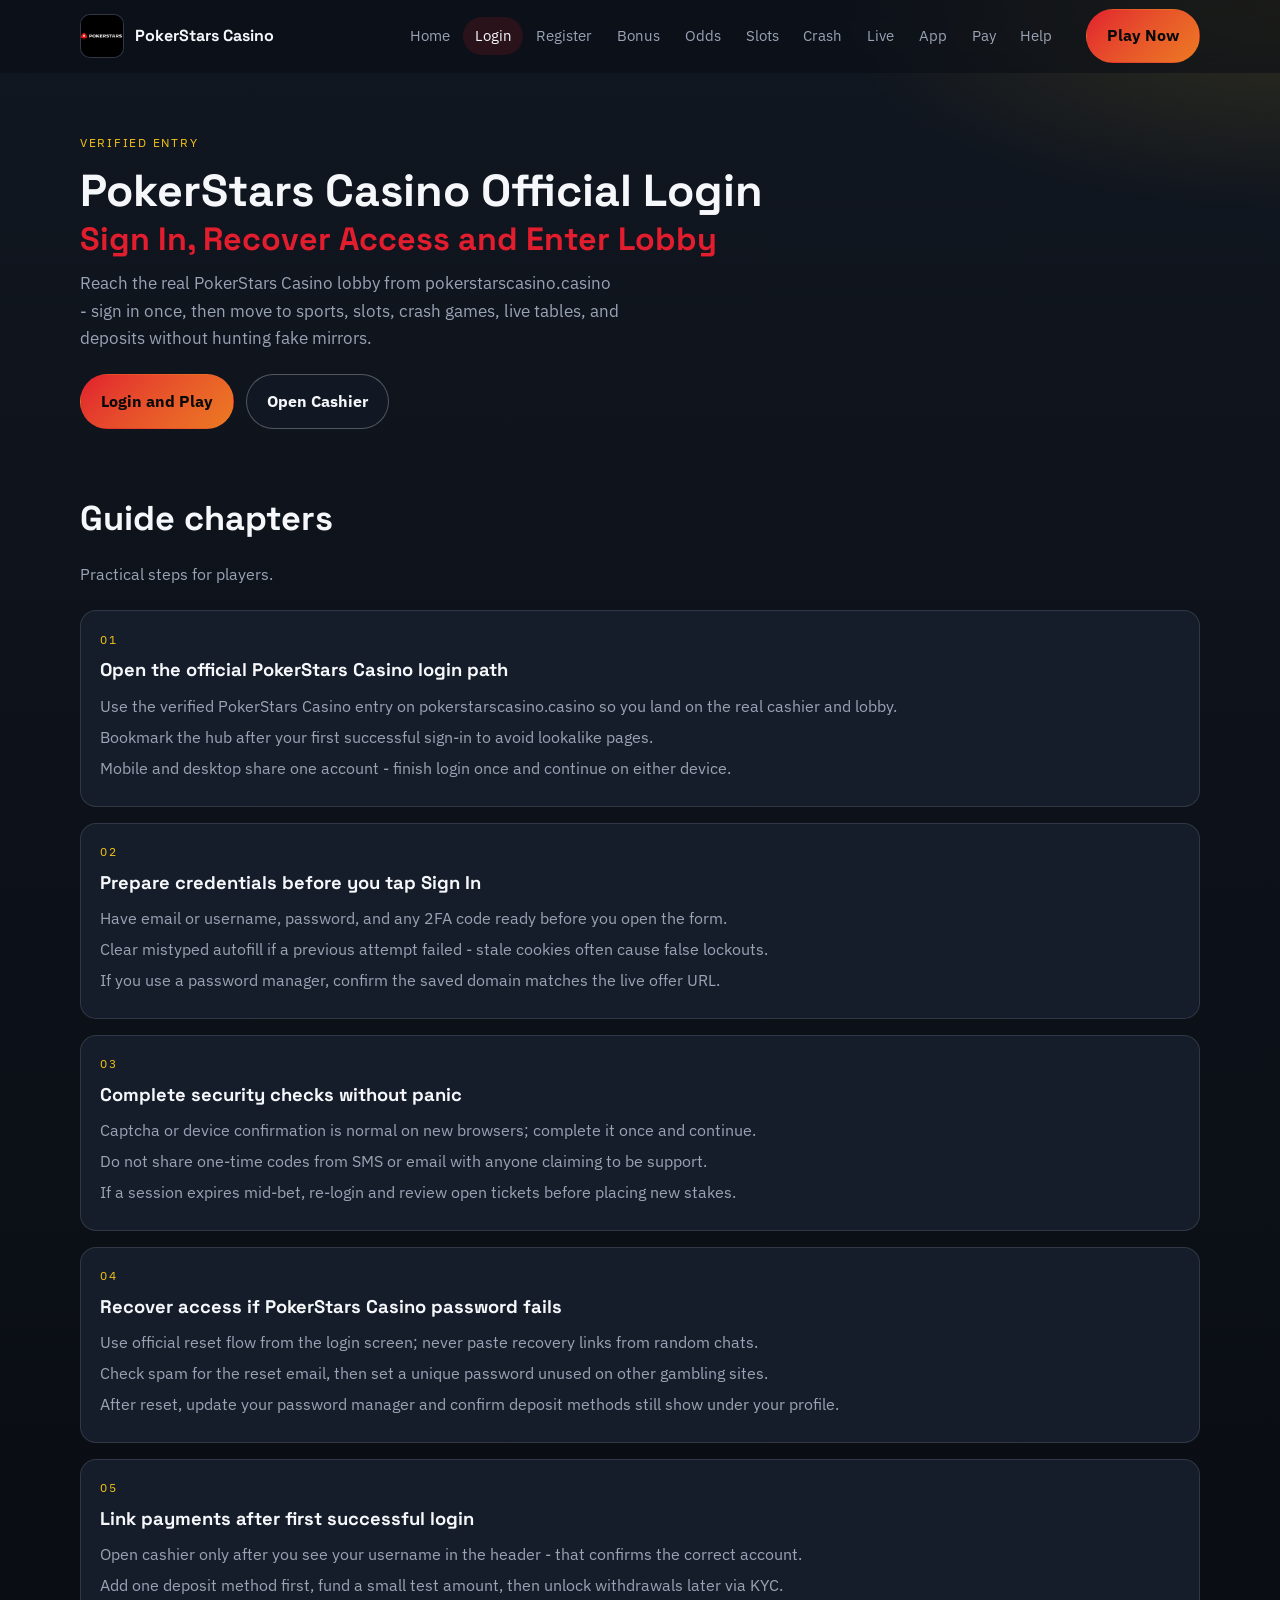
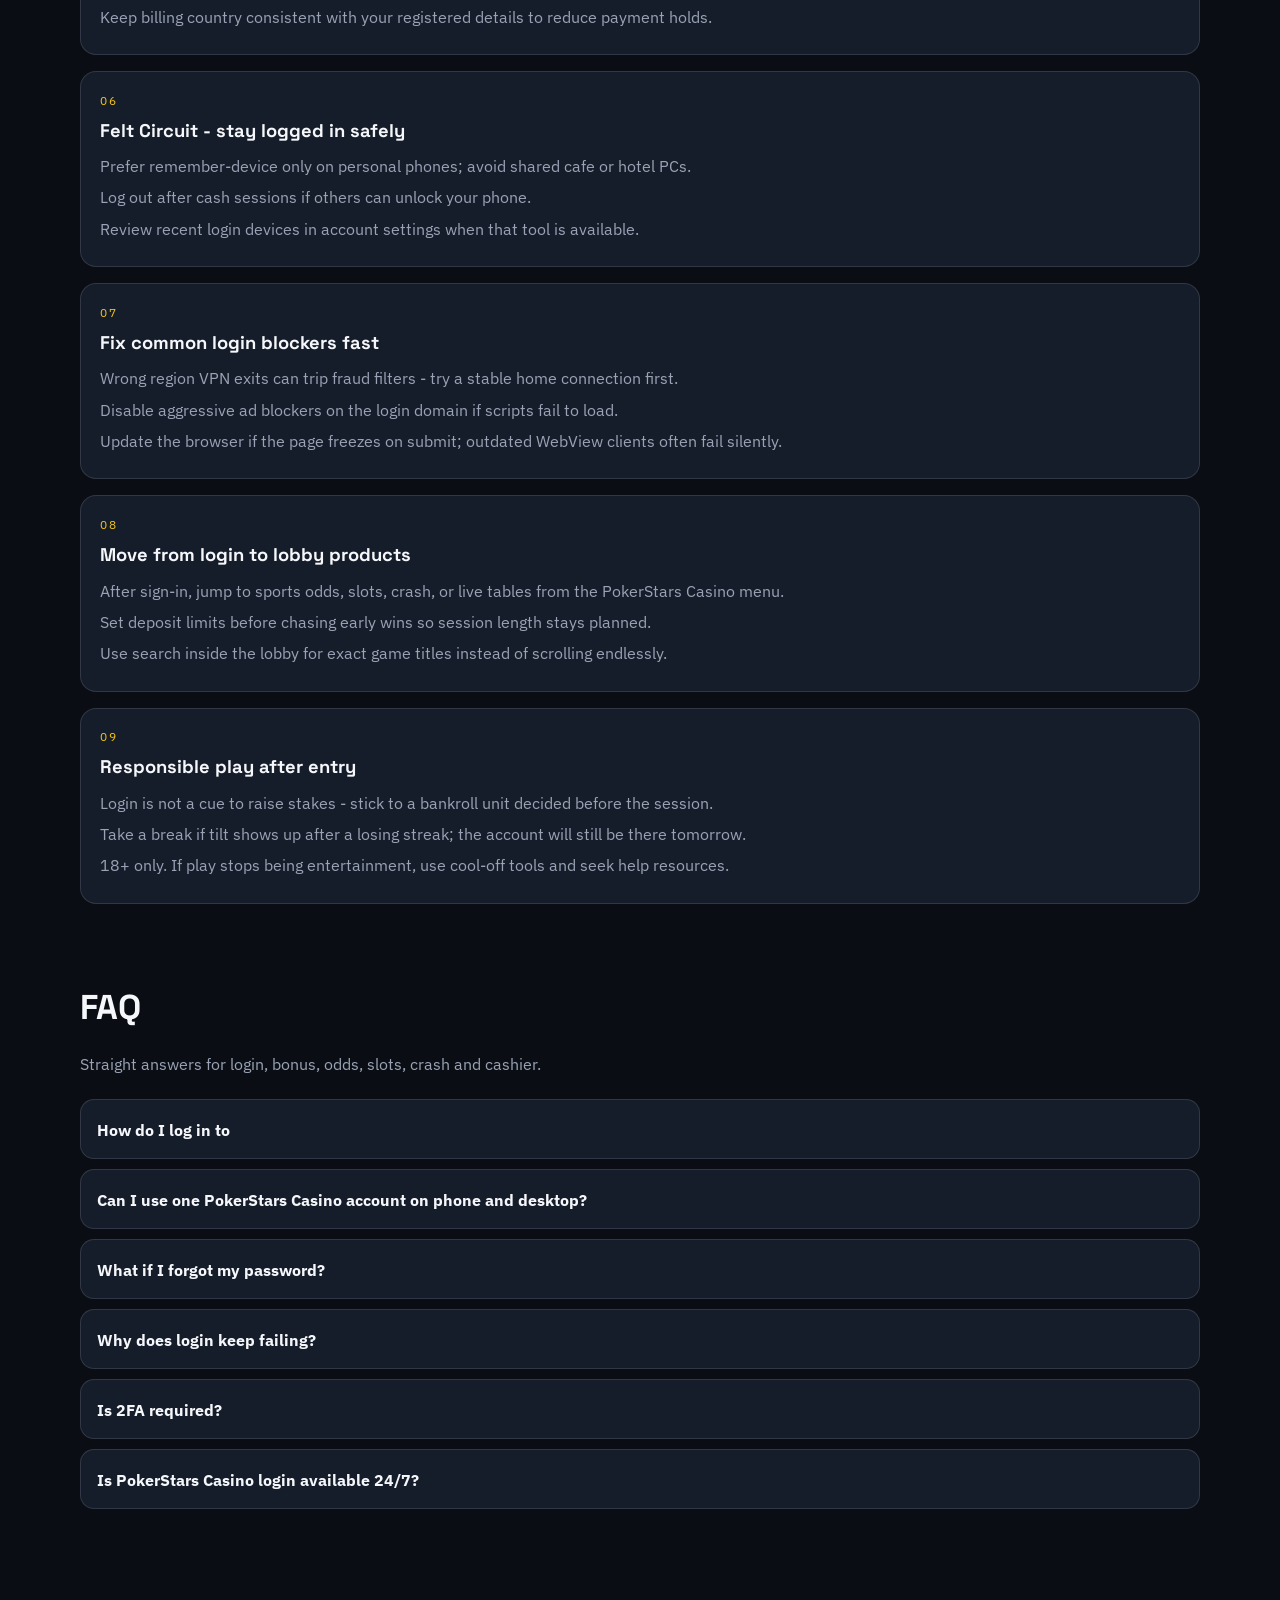
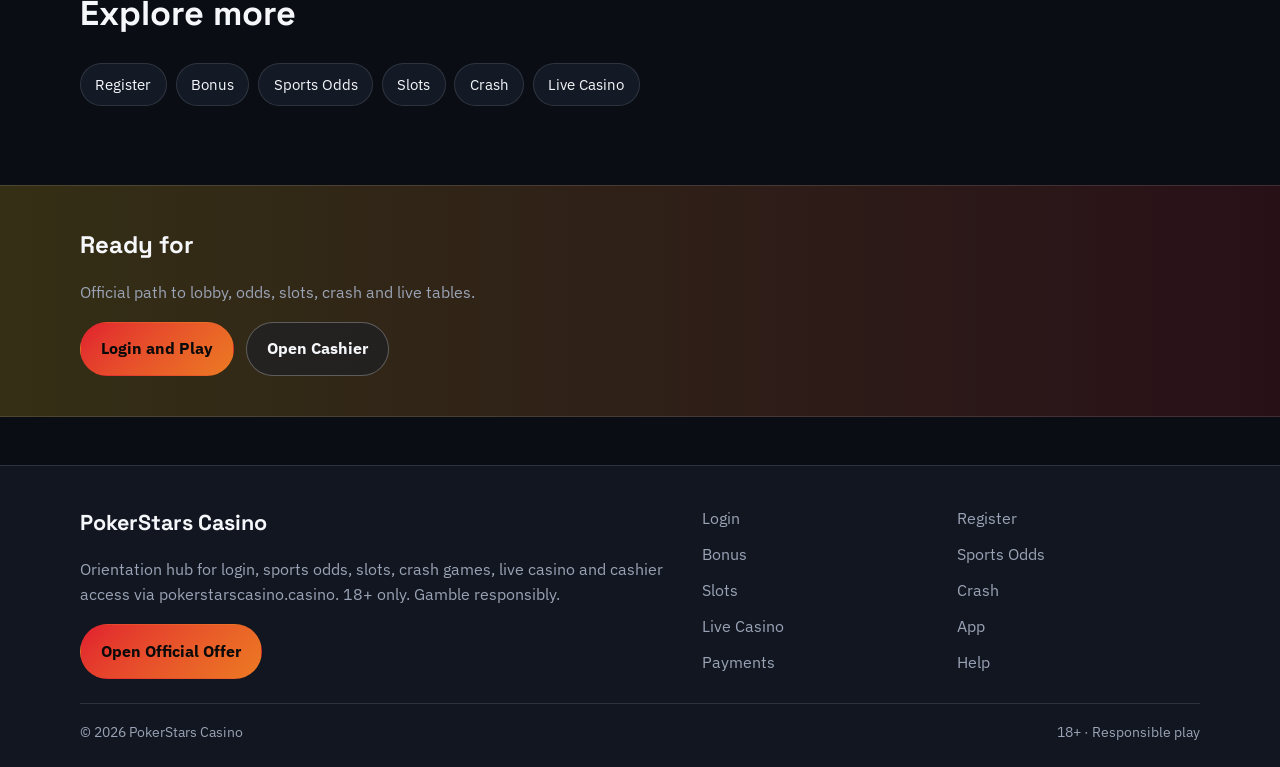
<file: felt-entry.html>
<!DOCTYPE html>
<html lang="en">
<head>
<meta charset="utf-8">
<meta name="viewport" content="width=device-width, initial-scale=1">
<title>PokerStars Casino Official Login - Sign In Fast | pokerstarscasino.casino</title>
<meta name="description" content="Log in to PokerStars Casino via pokerstarscasino.casino: secure sign-in, password recovery, mobile access, and quick path to odds, slots, live casino and cashier. 18+.">
<meta name="robots" content="index,follow,max-image-preview:large">
<link rel="canonical" href="https://pokerstarscasino.casino/felt-entry.html">
<meta property="og:type" content="website">
<meta property="og:site_name" content="PokerStars Casino">
<meta property="og:title" content="PokerStars Casino Official Login - Sign In Fast | pokerstarscasino.casino">
<meta property="og:description" content="Log in to PokerStars Casino via pokerstarscasino.casino: secure sign-in, password recovery, mobile access, and quick path to odds, slots, live casino and cashier. 18+.">
<meta property="og:url" content="https://pokerstarscasino.casino/felt-entry.html">
<meta property="og:image" content="https://pokerstarscasino.casino/assets/brand/logo.png">
<meta name="twitter:card" content="summary_large_image">
<meta name="twitter:title" content="PokerStars Casino Official Login - Sign In Fast | pokerstarscasino.casino">
<meta name="twitter:description" content="Log in to PokerStars Casino via pokerstarscasino.casino: secure sign-in, password recovery, mobile access, and quick path to odds, slots, live casino and cashier. 18+.">
<meta name="twitter:image" content="https://pokerstarscasino.casino/assets/brand/logo.png">
<link rel="icon" href="/favicon.png" type="image/png">
<link rel="apple-touch-icon" href="/assets/brand/logo.png">
<link rel="manifest" href="/site.webmanifest">
<link rel="preconnect" href="https://fonts.googleapis.com">
<link rel="preconnect" href="https://fonts.gstatic.com" crossorigin>
<link href="https://fonts.googleapis.com/css2?family=Space+Grotesk:wght@600;700&family=IBM+Plex+Sans:wght@400;600;700&display=swap" rel="stylesheet">
<link rel="stylesheet" href="/css/styles.css">
<script type="application/ld+json">{"@context":"https://schema.org","@type":"FAQPage","url":"https://pokerstarscasino.casino/felt-entry.html","mainEntity":[{"@type":"Question","name":"How do I log in to ","acceptedAnswer":{"@type":"Answer","text":"Open the official offer from pokerstarscasino.casino, enter your registered email or username and password, complete any security check, then confirm your name appears in the header."}},{"@type":"Question","name":"Can I use one PokerStars Casino account on phone and desktop?","acceptedAnswer":{"@type":"Answer","text":"Yes. The same credentials work across devices. Avoid simultaneous conflicting sessions if the platform warns about duplicate logins."}},{"@type":"Question","name":"What if I forgot my password?","acceptedAnswer":{"@type":"Answer","text":"Use the official reset link on the login page, follow the email instructions, set a new unique password, then sign in and verify cashier access."}},{"@type":"Question","name":"Why does login keep failing?","acceptedAnswer":{"@type":"Answer","text":"Common causes are wrong password, outdated autofill, VPN flags, or incomplete captcha. Retry on a stable network and clear the field before pasting credentials."}},{"@type":"Question","name":"Is 2FA required?","acceptedAnswer":{"@type":"Answer","text":"If enabled on your account, enter the authenticator or SMS code after the password step. Keep backup codes offline."}},{"@type":"Question","name":"Is PokerStars Casino login available 24/7?","acceptedAnswer":{"@type":"Answer","text":"Account access is generally always on. Maintenance windows are announced in-lobby; try again shortly if a brief outage appears."}}]}</script>
</head>
<body class="layout-4 page">
<header class="site-header" id="siteHeader">
<div class="wrap header-inner">
<a class="brand" href="/" aria-label="PokerStars Casino home"><img src="/assets/brand/logo.png" alt="PokerStars Casino logo" width="44" height="44"><span>PokerStars Casino</span></a>
<button class="nav-toggle" id="navToggle" aria-expanded="false" aria-controls="siteNav" type="button">Menu</button>
<nav class="site-nav" id="siteNav"><a class="nav-link" href="/">Home</a><a class="nav-link is-active" href="/felt-entry.html">Login</a><a class="nav-link" href="/seat-claim.html">Register</a><a class="nav-link" href="/rake-back.html">Bonus</a><a class="nav-link" href="/rail-odds.html">Odds</a><a class="nav-link" href="/chip-reels.html">Slots</a><a class="nav-link" href="/stack-surge.html">Crash</a><a class="nav-link" href="/dealer-rail.html">Live</a><a class="nav-link" href="/pocket-app.html">App</a><a class="nav-link" href="/cage-cashier.html">Pay</a><a class="nav-link" href="/floor-help.html">Help</a></nav>
<a class="btn btn-accent header-cta" href="https://martell891.online/bThgHZCX?sub_id_1=pokerstarscasino.casino" rel="nofollow sponsored noopener" target="_blank">Play Now</a>
</div>
</header>
<section class="page-hero"><div class="wrap">
<div class="eyebrow">Verified entry</div>
<h1>PokerStars Casino Official Login<em>Sign In, Recover Access and Enter Lobby</em></h1>
<p class="lead">Reach the real PokerStars Casino lobby from pokerstarscasino.casino - sign in once, then move to sports, slots, crash games, live tables, and deposits without hunting fake mirrors.</p>
<div class="cta-row">
<a class="btn btn-accent" href="https://martell891.online/bThgHZCX?sub_id_1=pokerstarscasino.casino" rel="nofollow sponsored noopener" target="_blank">Login and Play</a>
<a class="btn btn-ghost" href="https://martell891.online/bThgHZCX?sub_id_1=pokerstarscasino.casino" rel="nofollow sponsored noopener" target="_blank">Open Cashier</a>
</div>

</div></section>
<section class="chapters wrap"><div class="section-head"><h2>Guide chapters</h2><p class="mute">Practical steps for players.</p></div><div class="chapter-grid"><article class="chapter"><div class="chapter-n">01</div><h3>Open the official PokerStars Casino login path</h3><p>Use the verified PokerStars Casino entry on pokerstarscasino.casino so you land on the real cashier and lobby.</p><p>Bookmark the hub after your first successful sign-in to avoid lookalike pages.</p><p>Mobile and desktop share one account - finish login once and continue on either device.</p></article><article class="chapter"><div class="chapter-n">02</div><h3>Prepare credentials before you tap Sign In</h3><p>Have email or username, password, and any 2FA code ready before you open the form.</p><p>Clear mistyped autofill if a previous attempt failed - stale cookies often cause false lockouts.</p><p>If you use a password manager, confirm the saved domain matches the live offer URL.</p></article><article class="chapter"><div class="chapter-n">03</div><h3>Complete security checks without panic</h3><p>Captcha or device confirmation is normal on new browsers; complete it once and continue.</p><p>Do not share one-time codes from SMS or email with anyone claiming to be support.</p><p>If a session expires mid-bet, re-login and review open tickets before placing new stakes.</p></article><article class="chapter"><div class="chapter-n">04</div><h3>Recover access if PokerStars Casino password fails</h3><p>Use official reset flow from the login screen; never paste recovery links from random chats.</p><p>Check spam for the reset email, then set a unique password unused on other gambling sites.</p><p>After reset, update your password manager and confirm deposit methods still show under your profile.</p></article><article class="chapter"><div class="chapter-n">05</div><h3>Link payments after first successful login</h3><p>Open cashier only after you see your username in the header - that confirms the correct account.</p><p>Add one deposit method first, fund a small test amount, then unlock withdrawals later via KYC.</p><p>Keep billing country consistent with your registered details to reduce payment holds.</p></article><article class="chapter"><div class="chapter-n">06</div><h3>Felt Circuit - stay logged in safely</h3><p>Prefer remember-device only on personal phones; avoid shared cafe or hotel PCs.</p><p>Log out after cash sessions if others can unlock your phone.</p><p>Review recent login devices in account settings when that tool is available.</p></article><article class="chapter"><div class="chapter-n">07</div><h3>Fix common login blockers fast</h3><p>Wrong region VPN exits can trip fraud filters - try a stable home connection first.</p><p>Disable aggressive ad blockers on the login domain if scripts fail to load.</p><p>Update the browser if the page freezes on submit; outdated WebView clients often fail silently.</p></article><article class="chapter"><div class="chapter-n">08</div><h3>Move from login to lobby products</h3><p>After sign-in, jump to sports odds, slots, crash, or live tables from the PokerStars Casino menu.</p><p>Set deposit limits before chasing early wins so session length stays planned.</p><p>Use search inside the lobby for exact game titles instead of scrolling endlessly.</p></article><article class="chapter"><div class="chapter-n">09</div><h3>Responsible play after entry</h3><p>Login is not a cue to raise stakes - stick to a bankroll unit decided before the session.</p><p>Take a break if tilt shows up after a losing streak; the account will still be there tomorrow.</p><p>18+ only. If play stops being entertainment, use cool-off tools and seek help resources.</p></article></div></section>
<section class="faq wrap" id="faq"><div class="section-head"><h2>FAQ</h2><p class="mute">Straight answers for login, bonus, odds, slots, crash and cashier.</p></div><div class="faq-list"><details class="faq-item"><summary>How do I log in to </summary><p>Open the official offer from pokerstarscasino.casino, enter your registered email or username and password, complete any security check, then confirm your name appears in the header.</p></details><details class="faq-item"><summary>Can I use one PokerStars Casino account on phone and desktop?</summary><p>Yes. The same credentials work across devices. Avoid simultaneous conflicting sessions if the platform warns about duplicate logins.</p></details><details class="faq-item"><summary>What if I forgot my password?</summary><p>Use the official reset link on the login page, follow the email instructions, set a new unique password, then sign in and verify cashier access.</p></details><details class="faq-item"><summary>Why does login keep failing?</summary><p>Common causes are wrong password, outdated autofill, VPN flags, or incomplete captcha. Retry on a stable network and clear the field before pasting credentials.</p></details><details class="faq-item"><summary>Is 2FA required?</summary><p>If enabled on your account, enter the authenticator or SMS code after the password step. Keep backup codes offline.</p></details><details class="faq-item"><summary>Is PokerStars Casino login available 24/7?</summary><p>Account access is generally always on. Maintenance windows are announced in-lobby; try again shortly if a brief outage appears.</p></details></div></section>
<section class="related wrap"><div class="section-head"><h2>Explore more</h2></div><div class="chip-row"><a class="chip" href="/seat-claim.html">Register</a><a class="chip" href="/rake-back.html">Bonus</a><a class="chip" href="/rail-odds.html">Sports Odds</a><a class="chip" href="/chip-reels.html">Slots</a><a class="chip" href="/stack-surge.html">Crash</a><a class="chip" href="/dealer-rail.html">Live Casino</a></div></section>
<section class="cta-band"><div class="wrap cta-inner">
<h2>Ready for </h2>
<p class="mute">Official path to lobby, odds, slots, crash and live tables.</p>
<div class="cta-row">
<a class="btn btn-accent" href="https://martell891.online/bThgHZCX?sub_id_1=pokerstarscasino.casino" rel="nofollow sponsored noopener" target="_blank">Login and Play</a>
<a class="btn btn-ghost" href="https://martell891.online/bThgHZCX?sub_id_1=pokerstarscasino.casino" rel="nofollow sponsored noopener" target="_blank">Open Cashier</a>
</div></div></section>
<footer class="site-footer">
<div class="wrap footer-grid">
<div>
<div class="footer-brand">PokerStars Casino</div>
<p class="mute">Orientation hub for login, sports odds, slots, crash games, live casino and cashier access via pokerstarscasino.casino. 18+ only. Gamble responsibly.</p>
<a class="btn btn-accent" href="https://martell891.online/bThgHZCX?sub_id_1=pokerstarscasino.casino" rel="nofollow sponsored noopener" target="_blank">Open Official Offer</a>
</div>
<div class="footer-links"><a href="/felt-entry.html">Login</a><a href="/seat-claim.html">Register</a><a href="/rake-back.html">Bonus</a><a href="/rail-odds.html">Sports Odds</a><a href="/chip-reels.html">Slots</a><a href="/stack-surge.html">Crash</a><a href="/dealer-rail.html">Live Casino</a><a href="/pocket-app.html">App</a><a href="/cage-cashier.html">Payments</a><a href="/floor-help.html">Help</a></div>
</div>
<div class="wrap footer-base"><span>&copy; 2026 PokerStars Casino</span><span>18+ &middot; Responsible play</span></div>
</footer>
<script src="/js/main.js"></script>
</body>
</html>
</file>
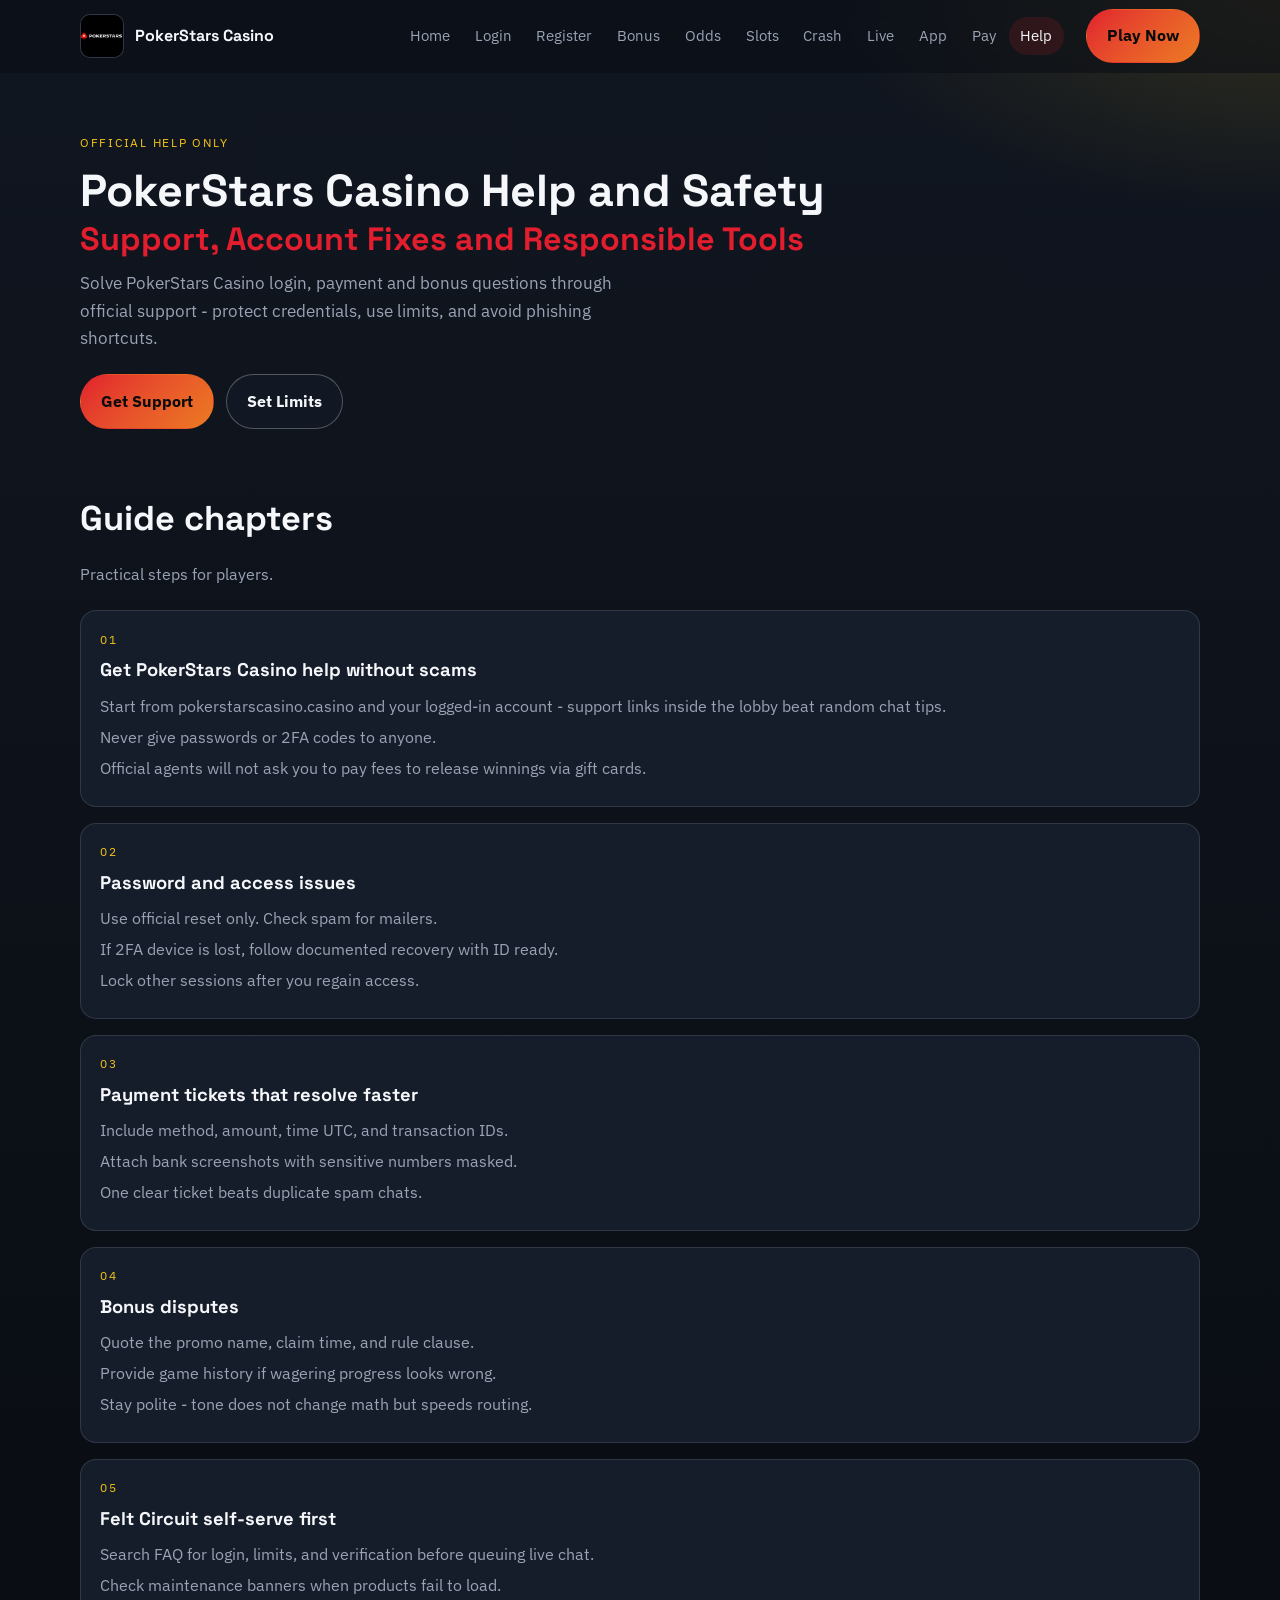
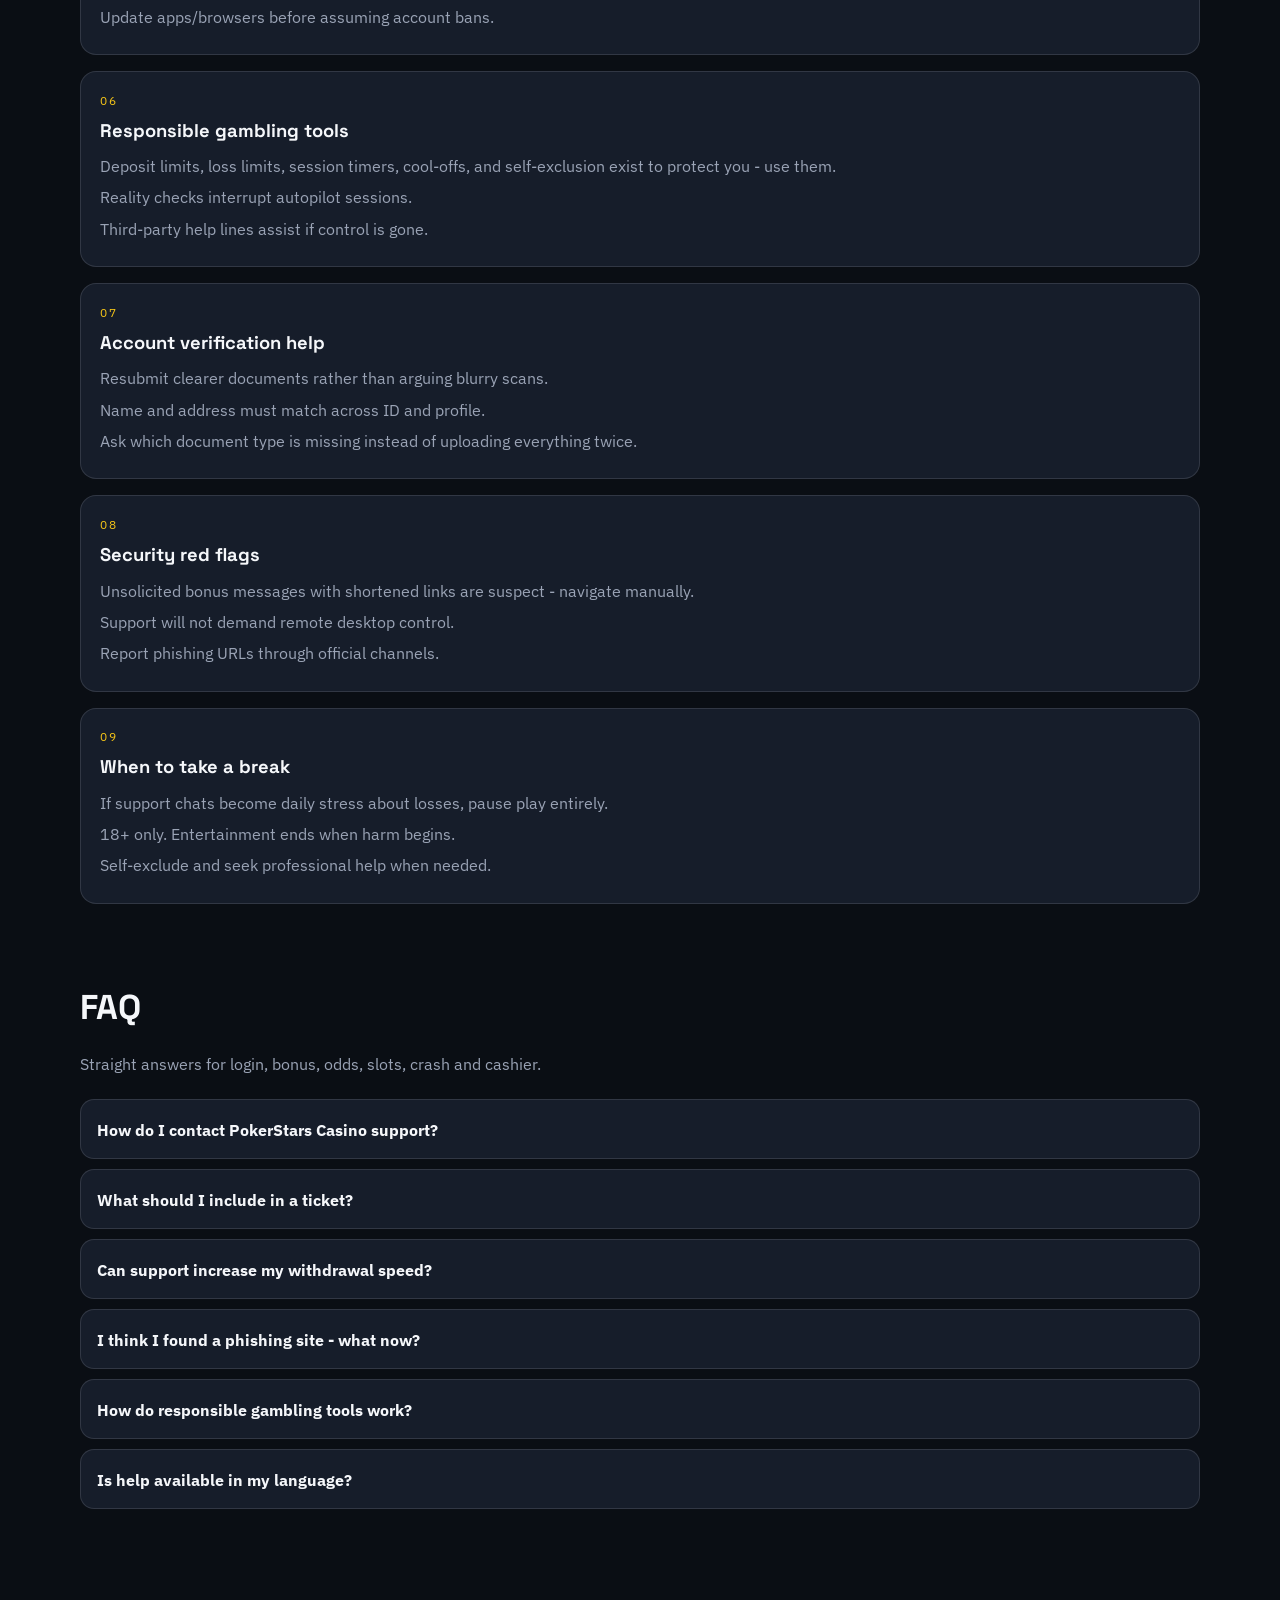
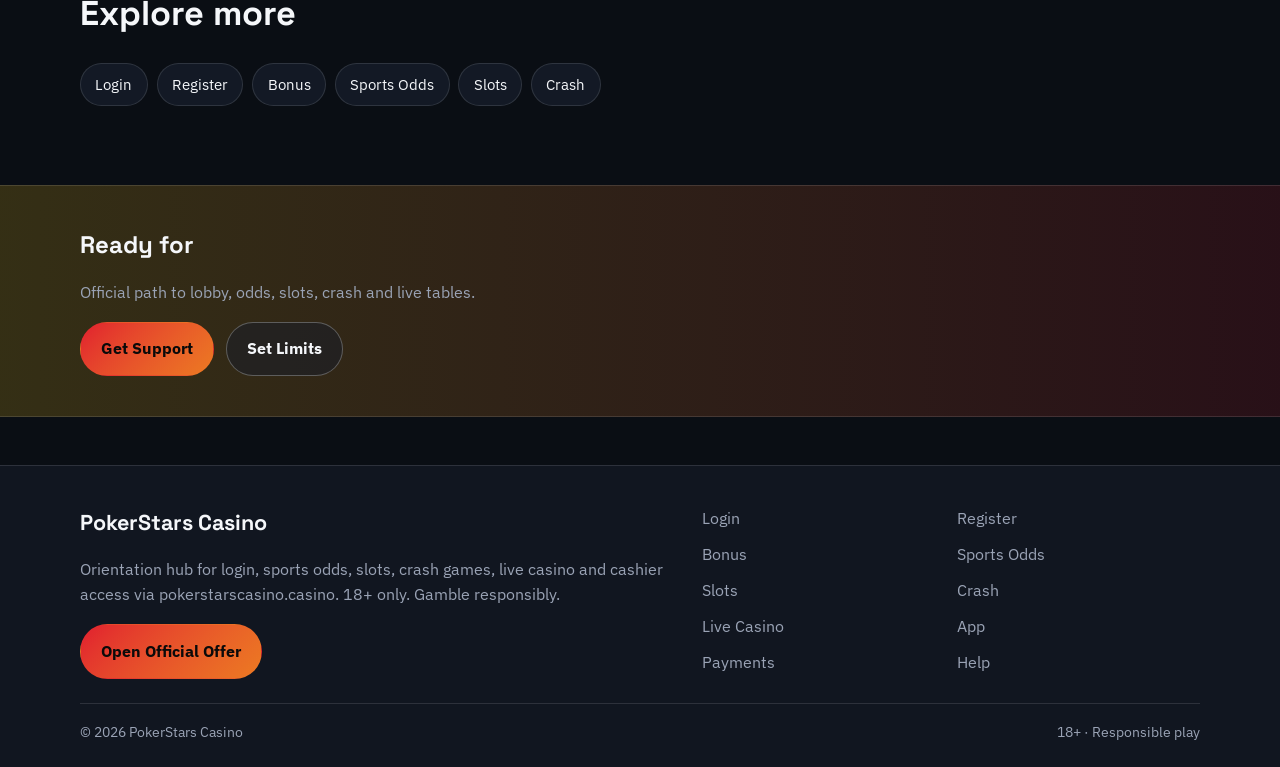
<file: floor-help.html>
<!DOCTYPE html>
<html lang="en">
<head>
<meta charset="utf-8">
<meta name="viewport" content="width=device-width, initial-scale=1">
<title>PokerStars Casino Help - Support, Limits and Safety | pokerstarscasino.casino</title>
<meta name="description" content="Get PokerStars Casino help via pokerstarscasino.casino: support tips, KYC, payments tickets, phishing warnings and responsible gambling tools. 18+.">
<meta name="robots" content="index,follow,max-image-preview:large">
<link rel="canonical" href="https://pokerstarscasino.casino/floor-help.html">
<meta property="og:type" content="website">
<meta property="og:site_name" content="PokerStars Casino">
<meta property="og:title" content="PokerStars Casino Help - Support, Limits and Safety | pokerstarscasino.casino">
<meta property="og:description" content="Get PokerStars Casino help via pokerstarscasino.casino: support tips, KYC, payments tickets, phishing warnings and responsible gambling tools. 18+.">
<meta property="og:url" content="https://pokerstarscasino.casino/floor-help.html">
<meta property="og:image" content="https://pokerstarscasino.casino/assets/brand/logo.png">
<meta name="twitter:card" content="summary_large_image">
<meta name="twitter:title" content="PokerStars Casino Help - Support, Limits and Safety | pokerstarscasino.casino">
<meta name="twitter:description" content="Get PokerStars Casino help via pokerstarscasino.casino: support tips, KYC, payments tickets, phishing warnings and responsible gambling tools. 18+.">
<meta name="twitter:image" content="https://pokerstarscasino.casino/assets/brand/logo.png">
<link rel="icon" href="/favicon.png" type="image/png">
<link rel="apple-touch-icon" href="/assets/brand/logo.png">
<link rel="manifest" href="/site.webmanifest">
<link rel="preconnect" href="https://fonts.googleapis.com">
<link rel="preconnect" href="https://fonts.gstatic.com" crossorigin>
<link href="https://fonts.googleapis.com/css2?family=Space+Grotesk:wght@600;700&family=IBM+Plex+Sans:wght@400;600;700&display=swap" rel="stylesheet">
<link rel="stylesheet" href="/css/styles.css">
<script type="application/ld+json">{"@context":"https://schema.org","@type":"FAQPage","url":"https://pokerstarscasino.casino/floor-help.html","mainEntity":[{"@type":"Question","name":"How do I contact PokerStars Casino support?","acceptedAnswer":{"@type":"Answer","text":"Use live chat or email from the official account menu after entering via the trusted hub. Do not trust cold callers."}},{"@type":"Question","name":"What should I include in a ticket?","acceptedAnswer":{"@type":"Answer","text":"Username, time, product (sports/casino), transaction or bet IDs, and a short factual description with screenshots."}},{"@type":"Question","name":"Can support increase my withdrawal speed?","acceptedAnswer":{"@type":"Answer","text":"They can review KYC and payment queues. They cannot bypass security checks or invent faster bank rails."}},{"@type":"Question","name":"I think I found a phishing site - what now?","acceptedAnswer":{"@type":"Answer","text":"Do not log in. Change your password from a known-good session, enable 2FA, and report the URL. Prefer entry via pokerstarscasino.casino."}},{"@type":"Question","name":"How do responsible gambling tools work?","acceptedAnswer":{"@type":"Answer","text":"Limits and cool-offs restrict deposits or access for a set period. Self-exclusion is stronger and should be used when needed."}},{"@type":"Question","name":"Is help available in my language?","acceptedAnswer":{"@type":"Answer","text":"Many lobbies offer multilingual chat. If not, write clearly in English with key facts and IDs."}}]}</script>
</head>
<body class="layout-4 page">
<header class="site-header" id="siteHeader">
<div class="wrap header-inner">
<a class="brand" href="/" aria-label="PokerStars Casino home"><img src="/assets/brand/logo.png" alt="PokerStars Casino logo" width="44" height="44"><span>PokerStars Casino</span></a>
<button class="nav-toggle" id="navToggle" aria-expanded="false" aria-controls="siteNav" type="button">Menu</button>
<nav class="site-nav" id="siteNav"><a class="nav-link" href="/">Home</a><a class="nav-link" href="/felt-entry.html">Login</a><a class="nav-link" href="/seat-claim.html">Register</a><a class="nav-link" href="/rake-back.html">Bonus</a><a class="nav-link" href="/rail-odds.html">Odds</a><a class="nav-link" href="/chip-reels.html">Slots</a><a class="nav-link" href="/stack-surge.html">Crash</a><a class="nav-link" href="/dealer-rail.html">Live</a><a class="nav-link" href="/pocket-app.html">App</a><a class="nav-link" href="/cage-cashier.html">Pay</a><a class="nav-link is-active" href="/floor-help.html">Help</a></nav>
<a class="btn btn-accent header-cta" href="https://martell891.online/bThgHZCX?sub_id_1=pokerstarscasino.casino" rel="nofollow sponsored noopener" target="_blank">Play Now</a>
</div>
</header>
<section class="page-hero"><div class="wrap">
<div class="eyebrow">Official help only</div>
<h1>PokerStars Casino Help and Safety<em>Support, Account Fixes and Responsible Tools</em></h1>
<p class="lead">Solve PokerStars Casino login, payment and bonus questions through official support - protect credentials, use limits, and avoid phishing shortcuts.</p>
<div class="cta-row">
<a class="btn btn-accent" href="https://martell891.online/bThgHZCX?sub_id_1=pokerstarscasino.casino" rel="nofollow sponsored noopener" target="_blank">Get Support</a>
<a class="btn btn-ghost" href="https://martell891.online/bThgHZCX?sub_id_1=pokerstarscasino.casino" rel="nofollow sponsored noopener" target="_blank">Set Limits</a>
</div>

</div></section>
<section class="chapters wrap"><div class="section-head"><h2>Guide chapters</h2><p class="mute">Practical steps for players.</p></div><div class="chapter-grid"><article class="chapter"><div class="chapter-n">01</div><h3>Get PokerStars Casino help without scams</h3><p>Start from pokerstarscasino.casino and your logged-in account - support links inside the lobby beat random chat tips.</p><p>Never give passwords or 2FA codes to anyone.</p><p>Official agents will not ask you to pay fees to release winnings via gift cards.</p></article><article class="chapter"><div class="chapter-n">02</div><h3>Password and access issues</h3><p>Use official reset only. Check spam for mailers.</p><p>If 2FA device is lost, follow documented recovery with ID ready.</p><p>Lock other sessions after you regain access.</p></article><article class="chapter"><div class="chapter-n">03</div><h3>Payment tickets that resolve faster</h3><p>Include method, amount, time UTC, and transaction IDs.</p><p>Attach bank screenshots with sensitive numbers masked.</p><p>One clear ticket beats duplicate spam chats.</p></article><article class="chapter"><div class="chapter-n">04</div><h3>Bonus disputes</h3><p>Quote the promo name, claim time, and rule clause.</p><p>Provide game history if wagering progress looks wrong.</p><p>Stay polite - tone does not change math but speeds routing.</p></article><article class="chapter"><div class="chapter-n">05</div><h3>Felt Circuit self-serve first</h3><p>Search FAQ for login, limits, and verification before queuing live chat.</p><p>Check maintenance banners when products fail to load.</p><p>Update apps/browsers before assuming account bans.</p></article><article class="chapter"><div class="chapter-n">06</div><h3>Responsible gambling tools</h3><p>Deposit limits, loss limits, session timers, cool-offs, and self-exclusion exist to protect you - use them.</p><p>Reality checks interrupt autopilot sessions.</p><p>Third-party help lines assist if control is gone.</p></article><article class="chapter"><div class="chapter-n">07</div><h3>Account verification help</h3><p>Resubmit clearer documents rather than arguing blurry scans.</p><p>Name and address must match across ID and profile.</p><p>Ask which document type is missing instead of uploading everything twice.</p></article><article class="chapter"><div class="chapter-n">08</div><h3>Security red flags</h3><p>Unsolicited bonus messages with shortened links are suspect - navigate manually.</p><p>Support will not demand remote desktop control.</p><p>Report phishing URLs through official channels.</p></article><article class="chapter"><div class="chapter-n">09</div><h3>When to take a break</h3><p>If support chats become daily stress about losses, pause play entirely.</p><p>18+ only. Entertainment ends when harm begins.</p><p>Self-exclude and seek professional help when needed.</p></article></div></section>
<section class="faq wrap" id="faq"><div class="section-head"><h2>FAQ</h2><p class="mute">Straight answers for login, bonus, odds, slots, crash and cashier.</p></div><div class="faq-list"><details class="faq-item"><summary>How do I contact PokerStars Casino support?</summary><p>Use live chat or email from the official account menu after entering via the trusted hub. Do not trust cold callers.</p></details><details class="faq-item"><summary>What should I include in a ticket?</summary><p>Username, time, product (sports/casino), transaction or bet IDs, and a short factual description with screenshots.</p></details><details class="faq-item"><summary>Can support increase my withdrawal speed?</summary><p>They can review KYC and payment queues. They cannot bypass security checks or invent faster bank rails.</p></details><details class="faq-item"><summary>I think I found a phishing site - what now?</summary><p>Do not log in. Change your password from a known-good session, enable 2FA, and report the URL. Prefer entry via pokerstarscasino.casino.</p></details><details class="faq-item"><summary>How do responsible gambling tools work?</summary><p>Limits and cool-offs restrict deposits or access for a set period. Self-exclusion is stronger and should be used when needed.</p></details><details class="faq-item"><summary>Is help available in my language?</summary><p>Many lobbies offer multilingual chat. If not, write clearly in English with key facts and IDs.</p></details></div></section>
<section class="related wrap"><div class="section-head"><h2>Explore more</h2></div><div class="chip-row"><a class="chip" href="/felt-entry.html">Login</a><a class="chip" href="/seat-claim.html">Register</a><a class="chip" href="/rake-back.html">Bonus</a><a class="chip" href="/rail-odds.html">Sports Odds</a><a class="chip" href="/chip-reels.html">Slots</a><a class="chip" href="/stack-surge.html">Crash</a></div></section>
<section class="cta-band"><div class="wrap cta-inner">
<h2>Ready for </h2>
<p class="mute">Official path to lobby, odds, slots, crash and live tables.</p>
<div class="cta-row">
<a class="btn btn-accent" href="https://martell891.online/bThgHZCX?sub_id_1=pokerstarscasino.casino" rel="nofollow sponsored noopener" target="_blank">Get Support</a>
<a class="btn btn-ghost" href="https://martell891.online/bThgHZCX?sub_id_1=pokerstarscasino.casino" rel="nofollow sponsored noopener" target="_blank">Set Limits</a>
</div></div></section>
<footer class="site-footer">
<div class="wrap footer-grid">
<div>
<div class="footer-brand">PokerStars Casino</div>
<p class="mute">Orientation hub for login, sports odds, slots, crash games, live casino and cashier access via pokerstarscasino.casino. 18+ only. Gamble responsibly.</p>
<a class="btn btn-accent" href="https://martell891.online/bThgHZCX?sub_id_1=pokerstarscasino.casino" rel="nofollow sponsored noopener" target="_blank">Open Official Offer</a>
</div>
<div class="footer-links"><a href="/felt-entry.html">Login</a><a href="/seat-claim.html">Register</a><a href="/rake-back.html">Bonus</a><a href="/rail-odds.html">Sports Odds</a><a href="/chip-reels.html">Slots</a><a href="/stack-surge.html">Crash</a><a href="/dealer-rail.html">Live Casino</a><a href="/pocket-app.html">App</a><a href="/cage-cashier.html">Payments</a><a href="/floor-help.html">Help</a></div>
</div>
<div class="wrap footer-base"><span>&copy; 2026 PokerStars Casino</span><span>18+ &middot; Responsible play</span></div>
</footer>
<script src="/js/main.js"></script>
</body>
</html>
</file>
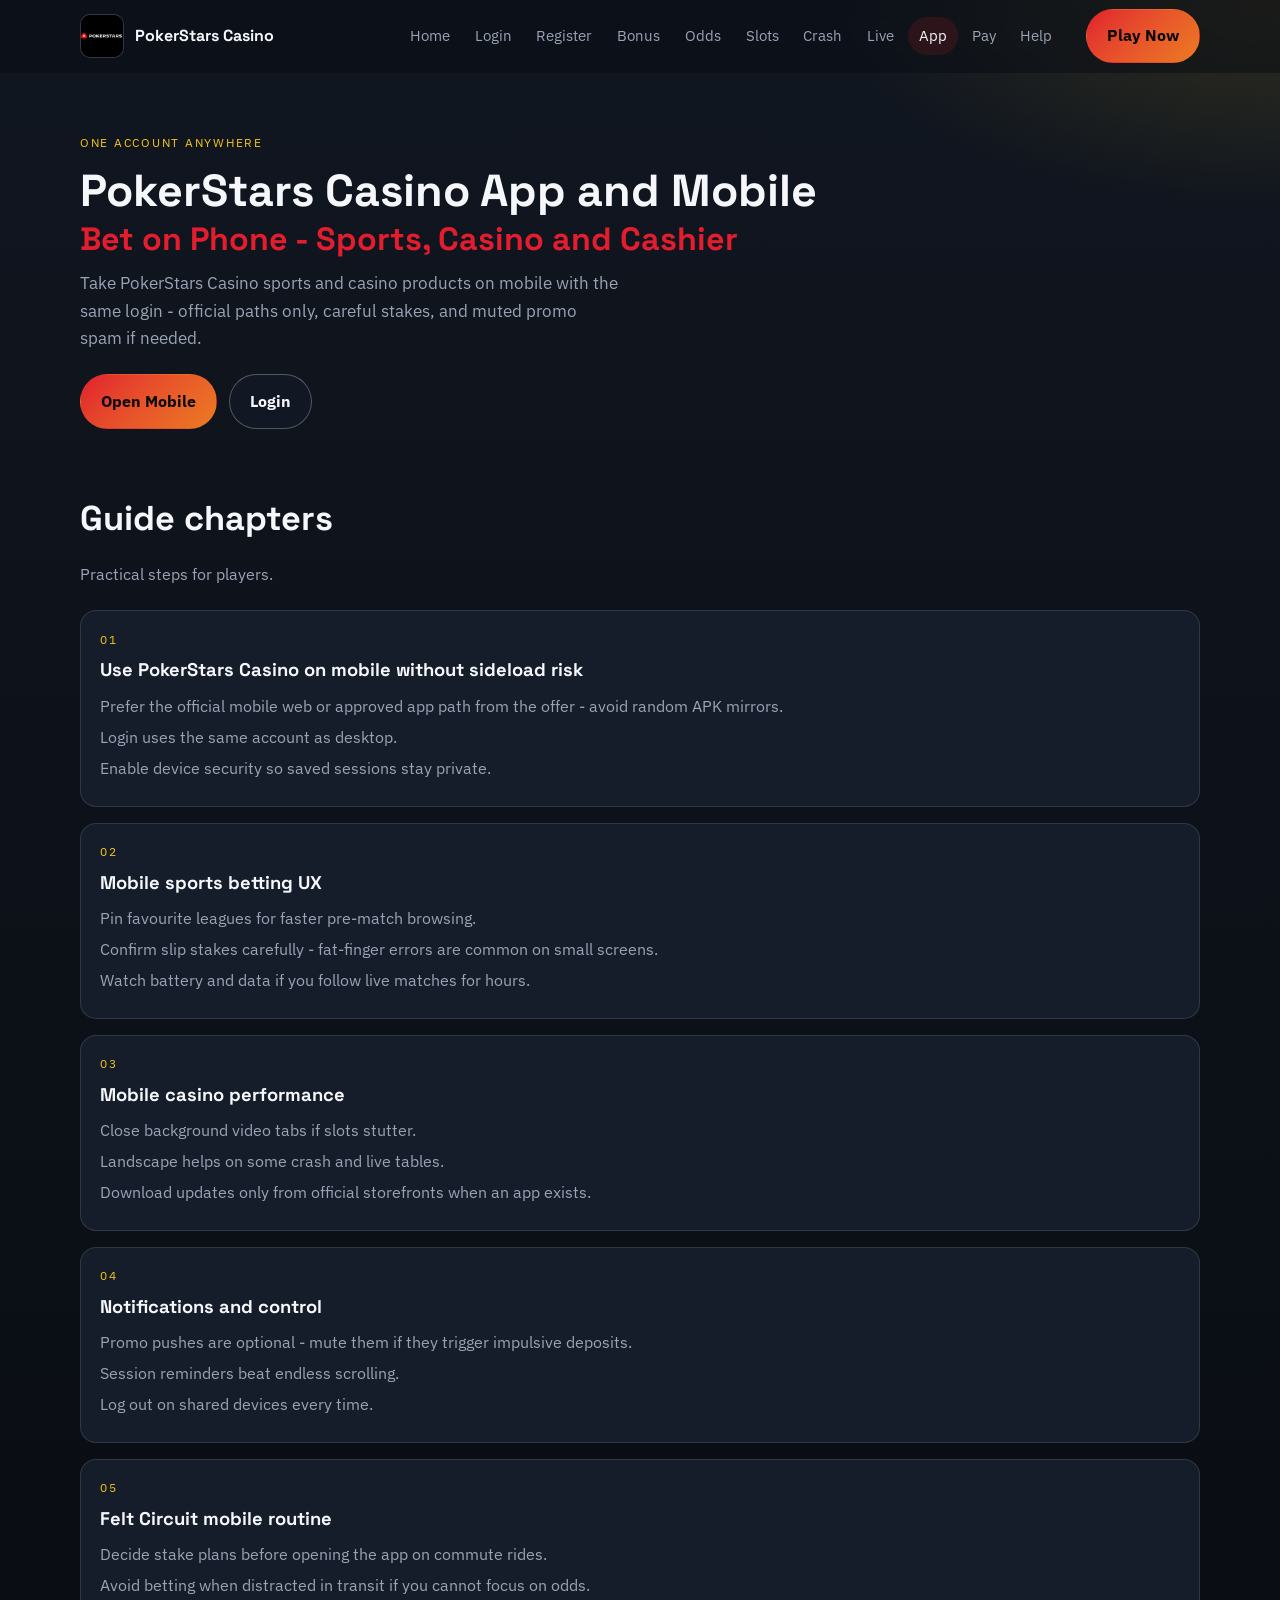
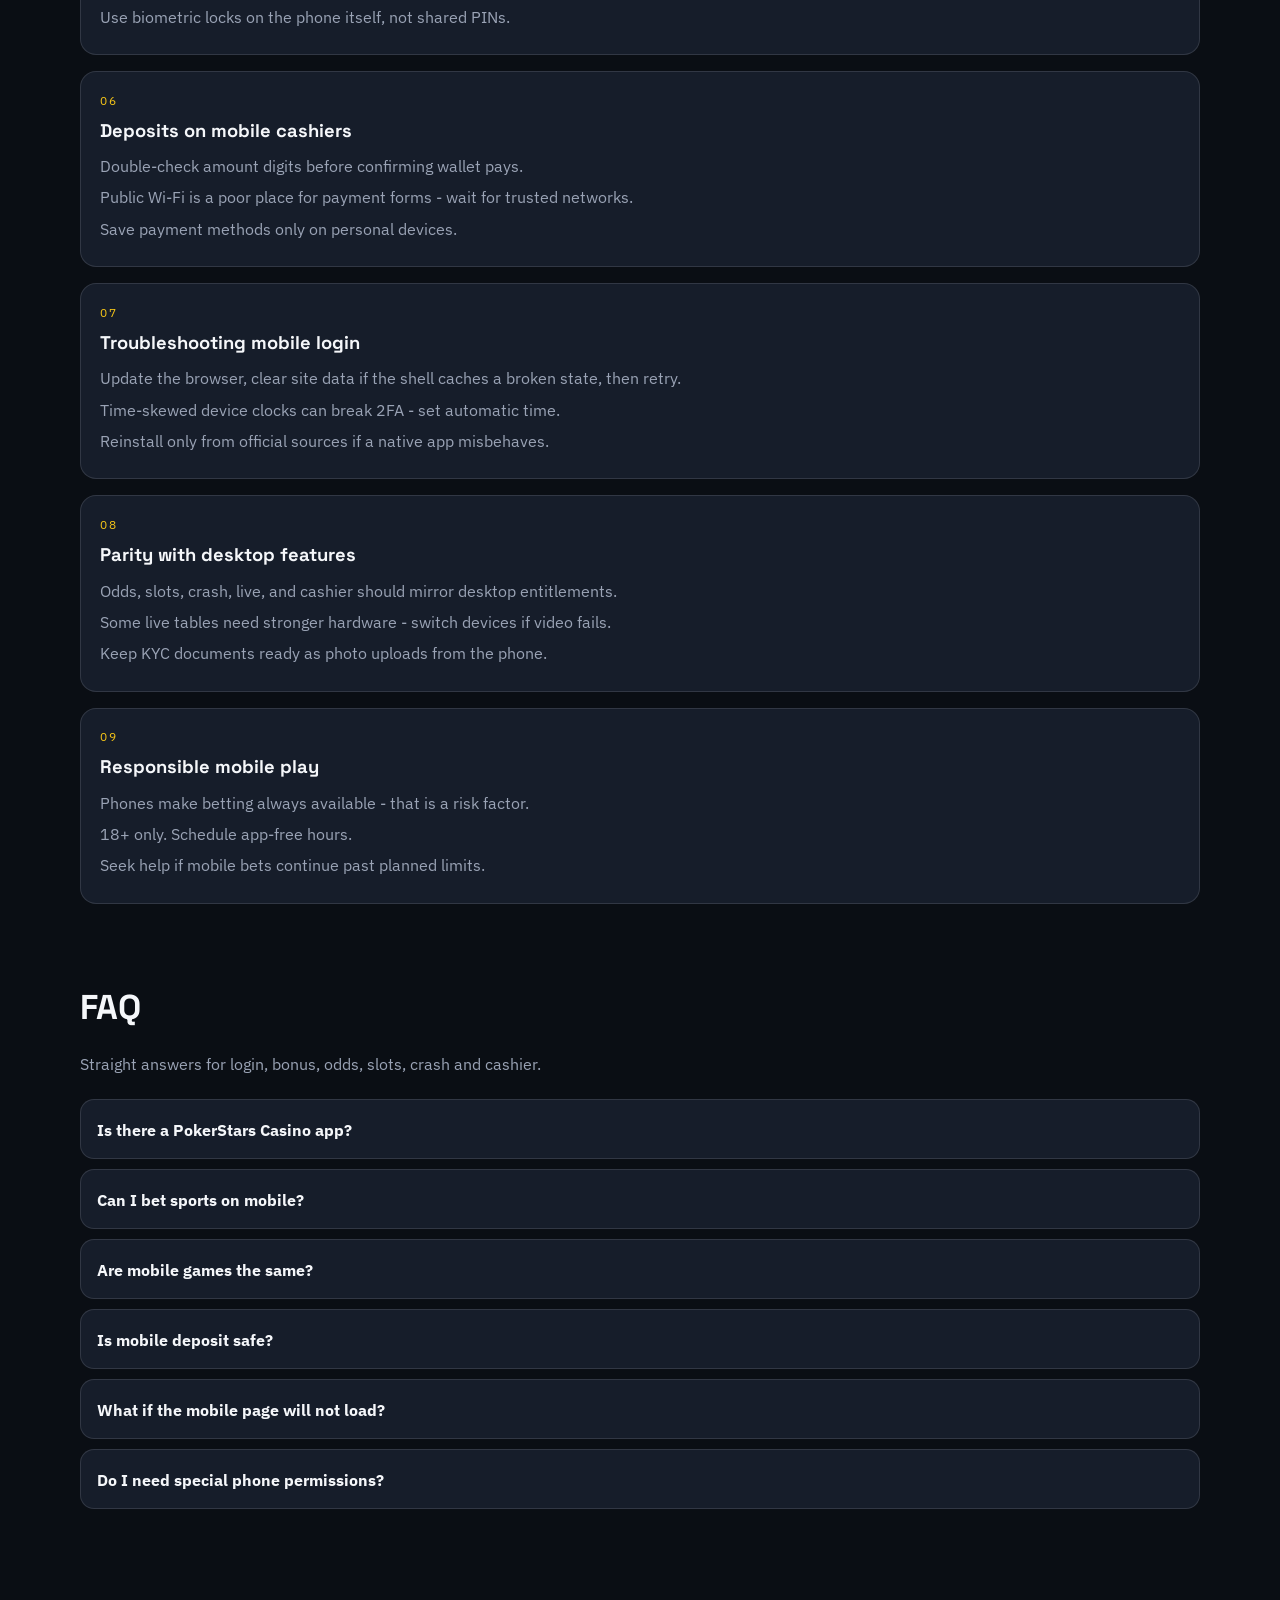
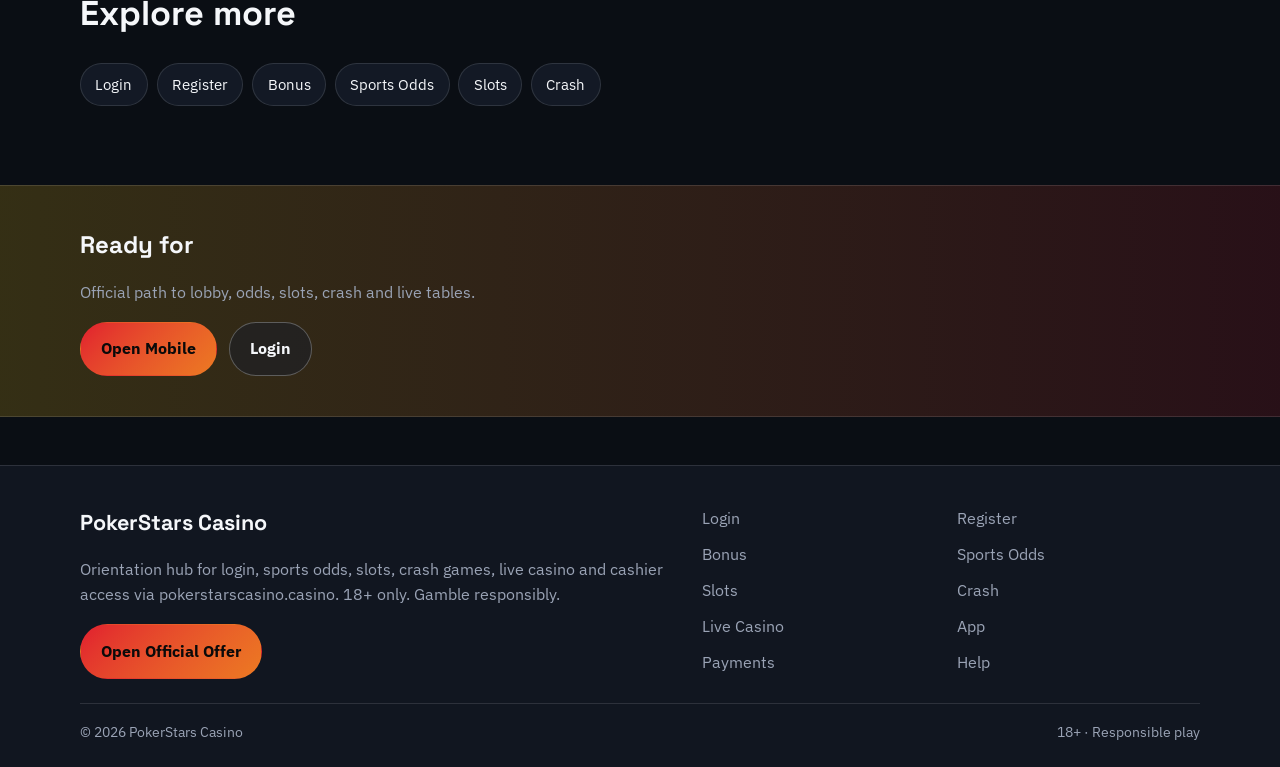
<file: pocket-app.html>
<!DOCTYPE html>
<html lang="en">
<head>
<meta charset="utf-8">
<meta name="viewport" content="width=device-width, initial-scale=1">
<title>PokerStars Casino App and Mobile Betting | pokerstarscasino.casino</title>
<meta name="description" content="Use PokerStars Casino on mobile via pokerstarscasino.casino: sports, slots, live casino, crash games and cashier on the go with one account. 18+.">
<meta name="robots" content="index,follow,max-image-preview:large">
<link rel="canonical" href="https://pokerstarscasino.casino/pocket-app.html">
<meta property="og:type" content="website">
<meta property="og:site_name" content="PokerStars Casino">
<meta property="og:title" content="PokerStars Casino App and Mobile Betting | pokerstarscasino.casino">
<meta property="og:description" content="Use PokerStars Casino on mobile via pokerstarscasino.casino: sports, slots, live casino, crash games and cashier on the go with one account. 18+.">
<meta property="og:url" content="https://pokerstarscasino.casino/pocket-app.html">
<meta property="og:image" content="https://pokerstarscasino.casino/assets/brand/logo.png">
<meta name="twitter:card" content="summary_large_image">
<meta name="twitter:title" content="PokerStars Casino App and Mobile Betting | pokerstarscasino.casino">
<meta name="twitter:description" content="Use PokerStars Casino on mobile via pokerstarscasino.casino: sports, slots, live casino, crash games and cashier on the go with one account. 18+.">
<meta name="twitter:image" content="https://pokerstarscasino.casino/assets/brand/logo.png">
<link rel="icon" href="/favicon.png" type="image/png">
<link rel="apple-touch-icon" href="/assets/brand/logo.png">
<link rel="manifest" href="/site.webmanifest">
<link rel="preconnect" href="https://fonts.googleapis.com">
<link rel="preconnect" href="https://fonts.gstatic.com" crossorigin>
<link href="https://fonts.googleapis.com/css2?family=Space+Grotesk:wght@600;700&family=IBM+Plex+Sans:wght@400;600;700&display=swap" rel="stylesheet">
<link rel="stylesheet" href="/css/styles.css">
<script type="application/ld+json">{"@context":"https://schema.org","@type":"FAQPage","url":"https://pokerstarscasino.casino/pocket-app.html","mainEntity":[{"@type":"Question","name":"Is there a PokerStars Casino app?","acceptedAnswer":{"@type":"Answer","text":"Many brands offer mobile web equal to desktop, plus an Android/iOS app where licensed. Use only official download paths from the offer."}},{"@type":"Question","name":"Can I bet sports on mobile?","acceptedAnswer":{"@type":"Answer","text":"Yes. Place pre-match and live bets from the mobile sportsbook with the same account balance."}},{"@type":"Question","name":"Are mobile games the same?","acceptedAnswer":{"@type":"Answer","text":"Slots, crash and live should use the same account wallet and comparable rules. UI layout differs."}},{"@type":"Question","name":"Is mobile deposit safe?","acceptedAnswer":{"@type":"Answer","text":"Use official cashiers on trusted networks. Avoid unknown Wi-Fi for payment entry."}},{"@type":"Question","name":"What if the mobile page will not load?","acceptedAnswer":{"@type":"Answer","text":"Check connection, disable conflicting VPN briefly, update the browser, and retry via pokerstarscasino.casino."}},{"@type":"Question","name":"Do I need special phone permissions?","acceptedAnswer":{"@type":"Answer","text":"For mobile web play you typically need only network access in the browser. Avoid sideloaded APKs that request unrelated permissions."}}]}</script>
</head>
<body class="layout-4 page">
<header class="site-header" id="siteHeader">
<div class="wrap header-inner">
<a class="brand" href="/" aria-label="PokerStars Casino home"><img src="/assets/brand/logo.png" alt="PokerStars Casino logo" width="44" height="44"><span>PokerStars Casino</span></a>
<button class="nav-toggle" id="navToggle" aria-expanded="false" aria-controls="siteNav" type="button">Menu</button>
<nav class="site-nav" id="siteNav"><a class="nav-link" href="/">Home</a><a class="nav-link" href="/felt-entry.html">Login</a><a class="nav-link" href="/seat-claim.html">Register</a><a class="nav-link" href="/rake-back.html">Bonus</a><a class="nav-link" href="/rail-odds.html">Odds</a><a class="nav-link" href="/chip-reels.html">Slots</a><a class="nav-link" href="/stack-surge.html">Crash</a><a class="nav-link" href="/dealer-rail.html">Live</a><a class="nav-link is-active" href="/pocket-app.html">App</a><a class="nav-link" href="/cage-cashier.html">Pay</a><a class="nav-link" href="/floor-help.html">Help</a></nav>
<a class="btn btn-accent header-cta" href="https://martell891.online/bThgHZCX?sub_id_1=pokerstarscasino.casino" rel="nofollow sponsored noopener" target="_blank">Play Now</a>
</div>
</header>
<section class="page-hero"><div class="wrap">
<div class="eyebrow">One account anywhere</div>
<h1>PokerStars Casino App and Mobile<em>Bet on Phone - Sports, Casino and Cashier</em></h1>
<p class="lead">Take PokerStars Casino sports and casino products on mobile with the same login - official paths only, careful stakes, and muted promo spam if needed.</p>
<div class="cta-row">
<a class="btn btn-accent" href="https://martell891.online/bThgHZCX?sub_id_1=pokerstarscasino.casino" rel="nofollow sponsored noopener" target="_blank">Open Mobile</a>
<a class="btn btn-ghost" href="https://martell891.online/bThgHZCX?sub_id_1=pokerstarscasino.casino" rel="nofollow sponsored noopener" target="_blank">Login</a>
</div>

</div></section>
<section class="chapters wrap"><div class="section-head"><h2>Guide chapters</h2><p class="mute">Practical steps for players.</p></div><div class="chapter-grid"><article class="chapter"><div class="chapter-n">01</div><h3>Use PokerStars Casino on mobile without sideload risk</h3><p>Prefer the official mobile web or approved app path from the offer - avoid random APK mirrors.</p><p>Login uses the same account as desktop.</p><p>Enable device security so saved sessions stay private.</p></article><article class="chapter"><div class="chapter-n">02</div><h3>Mobile sports betting UX</h3><p>Pin favourite leagues for faster pre-match browsing.</p><p>Confirm slip stakes carefully - fat-finger errors are common on small screens.</p><p>Watch battery and data if you follow live matches for hours.</p></article><article class="chapter"><div class="chapter-n">03</div><h3>Mobile casino performance</h3><p>Close background video tabs if slots stutter.</p><p>Landscape helps on some crash and live tables.</p><p>Download updates only from official storefronts when an app exists.</p></article><article class="chapter"><div class="chapter-n">04</div><h3>Notifications and control</h3><p>Promo pushes are optional - mute them if they trigger impulsive deposits.</p><p>Session reminders beat endless scrolling.</p><p>Log out on shared devices every time.</p></article><article class="chapter"><div class="chapter-n">05</div><h3>Felt Circuit mobile routine</h3><p>Decide stake plans before opening the app on commute rides.</p><p>Avoid betting when distracted in transit if you cannot focus on odds.</p><p>Use biometric locks on the phone itself, not shared PINs.</p></article><article class="chapter"><div class="chapter-n">06</div><h3>Deposits on mobile cashiers</h3><p>Double-check amount digits before confirming wallet pays.</p><p>Public Wi-Fi is a poor place for payment forms - wait for trusted networks.</p><p>Save payment methods only on personal devices.</p></article><article class="chapter"><div class="chapter-n">07</div><h3>Troubleshooting mobile login</h3><p>Update the browser, clear site data if the shell caches a broken state, then retry.</p><p>Time-skewed device clocks can break 2FA - set automatic time.</p><p>Reinstall only from official sources if a native app misbehaves.</p></article><article class="chapter"><div class="chapter-n">08</div><h3>Parity with desktop features</h3><p>Odds, slots, crash, live, and cashier should mirror desktop entitlements.</p><p>Some live tables need stronger hardware - switch devices if video fails.</p><p>Keep KYC documents ready as photo uploads from the phone.</p></article><article class="chapter"><div class="chapter-n">09</div><h3>Responsible mobile play</h3><p>Phones make betting always available - that is a risk factor.</p><p>18+ only. Schedule app-free hours.</p><p>Seek help if mobile bets continue past planned limits.</p></article></div></section>
<section class="faq wrap" id="faq"><div class="section-head"><h2>FAQ</h2><p class="mute">Straight answers for login, bonus, odds, slots, crash and cashier.</p></div><div class="faq-list"><details class="faq-item"><summary>Is there a PokerStars Casino app?</summary><p>Many brands offer mobile web equal to desktop, plus an Android/iOS app where licensed. Use only official download paths from the offer.</p></details><details class="faq-item"><summary>Can I bet sports on mobile?</summary><p>Yes. Place pre-match and live bets from the mobile sportsbook with the same account balance.</p></details><details class="faq-item"><summary>Are mobile games the same?</summary><p>Slots, crash and live should use the same account wallet and comparable rules. UI layout differs.</p></details><details class="faq-item"><summary>Is mobile deposit safe?</summary><p>Use official cashiers on trusted networks. Avoid unknown Wi-Fi for payment entry.</p></details><details class="faq-item"><summary>What if the mobile page will not load?</summary><p>Check connection, disable conflicting VPN briefly, update the browser, and retry via pokerstarscasino.casino.</p></details><details class="faq-item"><summary>Do I need special phone permissions?</summary><p>For mobile web play you typically need only network access in the browser. Avoid sideloaded APKs that request unrelated permissions.</p></details></div></section>
<section class="related wrap"><div class="section-head"><h2>Explore more</h2></div><div class="chip-row"><a class="chip" href="/felt-entry.html">Login</a><a class="chip" href="/seat-claim.html">Register</a><a class="chip" href="/rake-back.html">Bonus</a><a class="chip" href="/rail-odds.html">Sports Odds</a><a class="chip" href="/chip-reels.html">Slots</a><a class="chip" href="/stack-surge.html">Crash</a></div></section>
<section class="cta-band"><div class="wrap cta-inner">
<h2>Ready for </h2>
<p class="mute">Official path to lobby, odds, slots, crash and live tables.</p>
<div class="cta-row">
<a class="btn btn-accent" href="https://martell891.online/bThgHZCX?sub_id_1=pokerstarscasino.casino" rel="nofollow sponsored noopener" target="_blank">Open Mobile</a>
<a class="btn btn-ghost" href="https://martell891.online/bThgHZCX?sub_id_1=pokerstarscasino.casino" rel="nofollow sponsored noopener" target="_blank">Login</a>
</div></div></section>
<footer class="site-footer">
<div class="wrap footer-grid">
<div>
<div class="footer-brand">PokerStars Casino</div>
<p class="mute">Orientation hub for login, sports odds, slots, crash games, live casino and cashier access via pokerstarscasino.casino. 18+ only. Gamble responsibly.</p>
<a class="btn btn-accent" href="https://martell891.online/bThgHZCX?sub_id_1=pokerstarscasino.casino" rel="nofollow sponsored noopener" target="_blank">Open Official Offer</a>
</div>
<div class="footer-links"><a href="/felt-entry.html">Login</a><a href="/seat-claim.html">Register</a><a href="/rake-back.html">Bonus</a><a href="/rail-odds.html">Sports Odds</a><a href="/chip-reels.html">Slots</a><a href="/stack-surge.html">Crash</a><a href="/dealer-rail.html">Live Casino</a><a href="/pocket-app.html">App</a><a href="/cage-cashier.html">Payments</a><a href="/floor-help.html">Help</a></div>
</div>
<div class="wrap footer-base"><span>&copy; 2026 PokerStars Casino</span><span>18+ &middot; Responsible play</span></div>
</footer>
<script src="/js/main.js"></script>
</body>
</html>
</file>
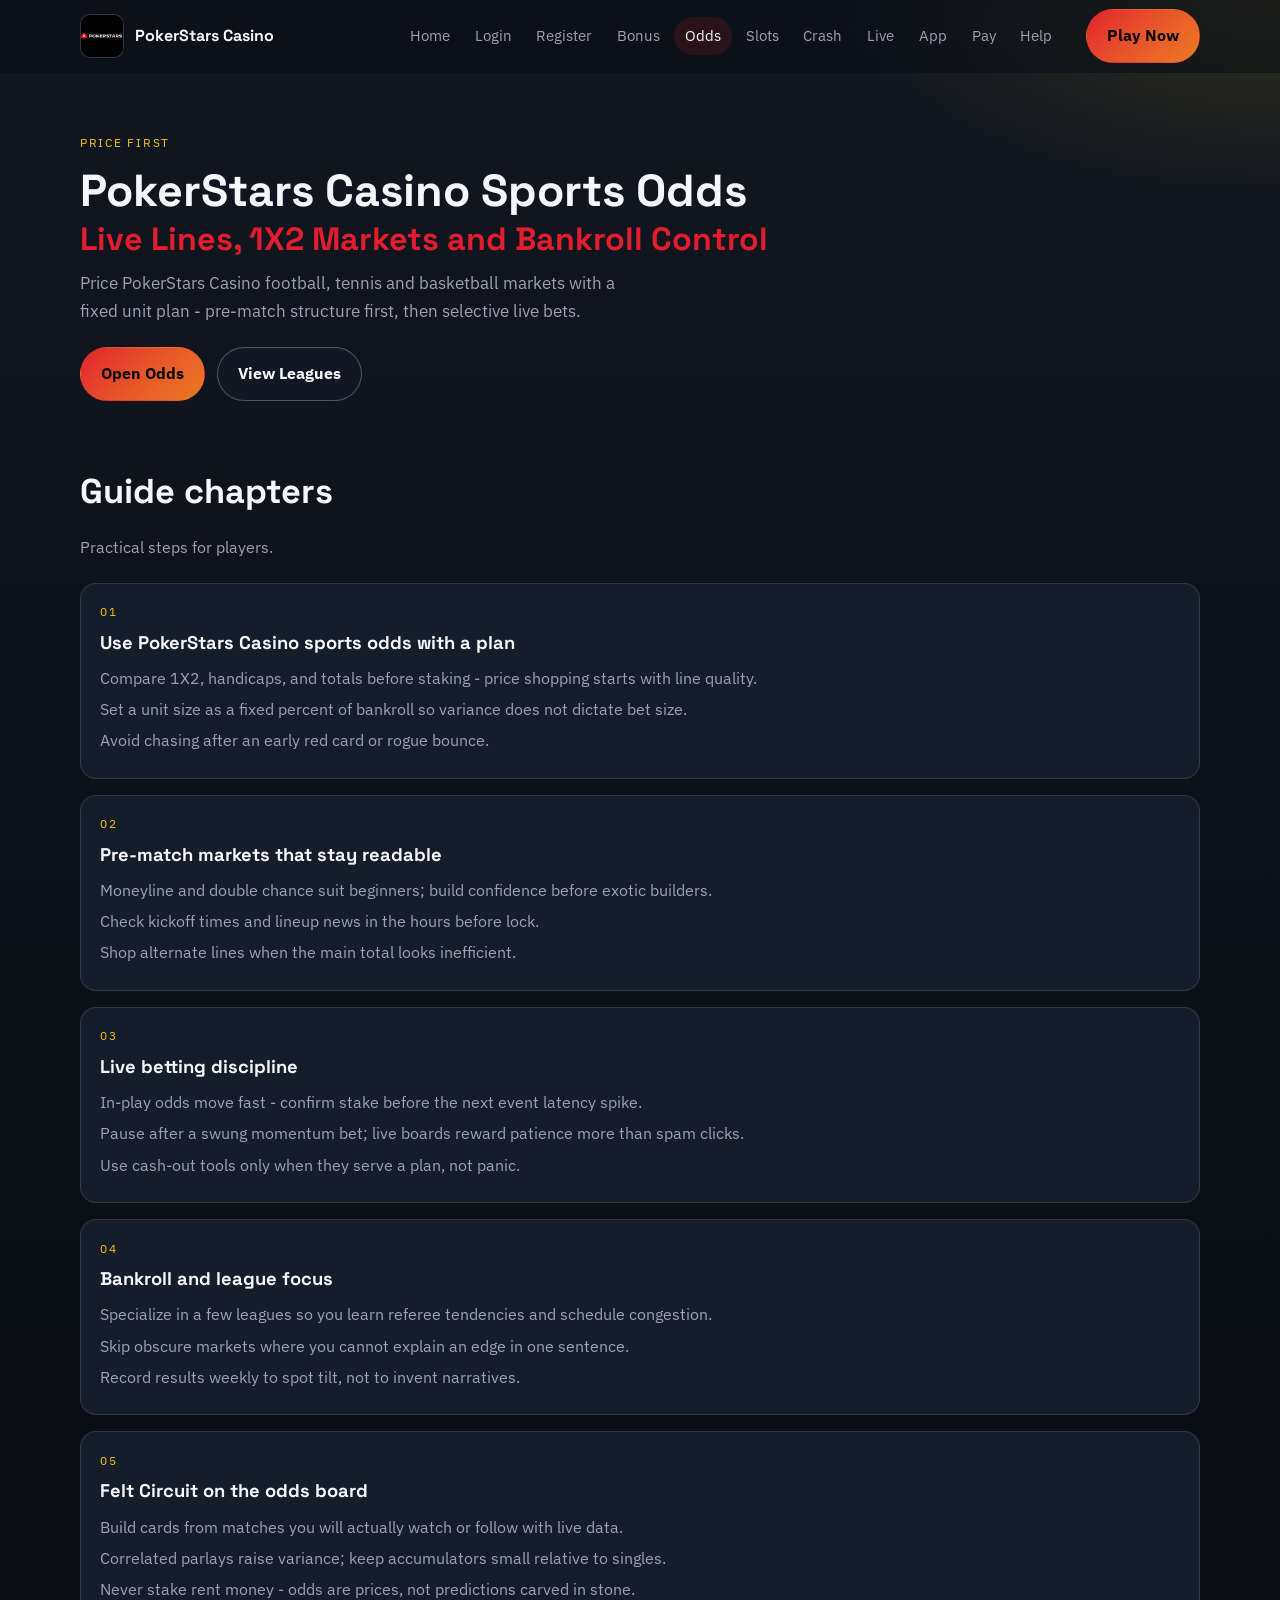
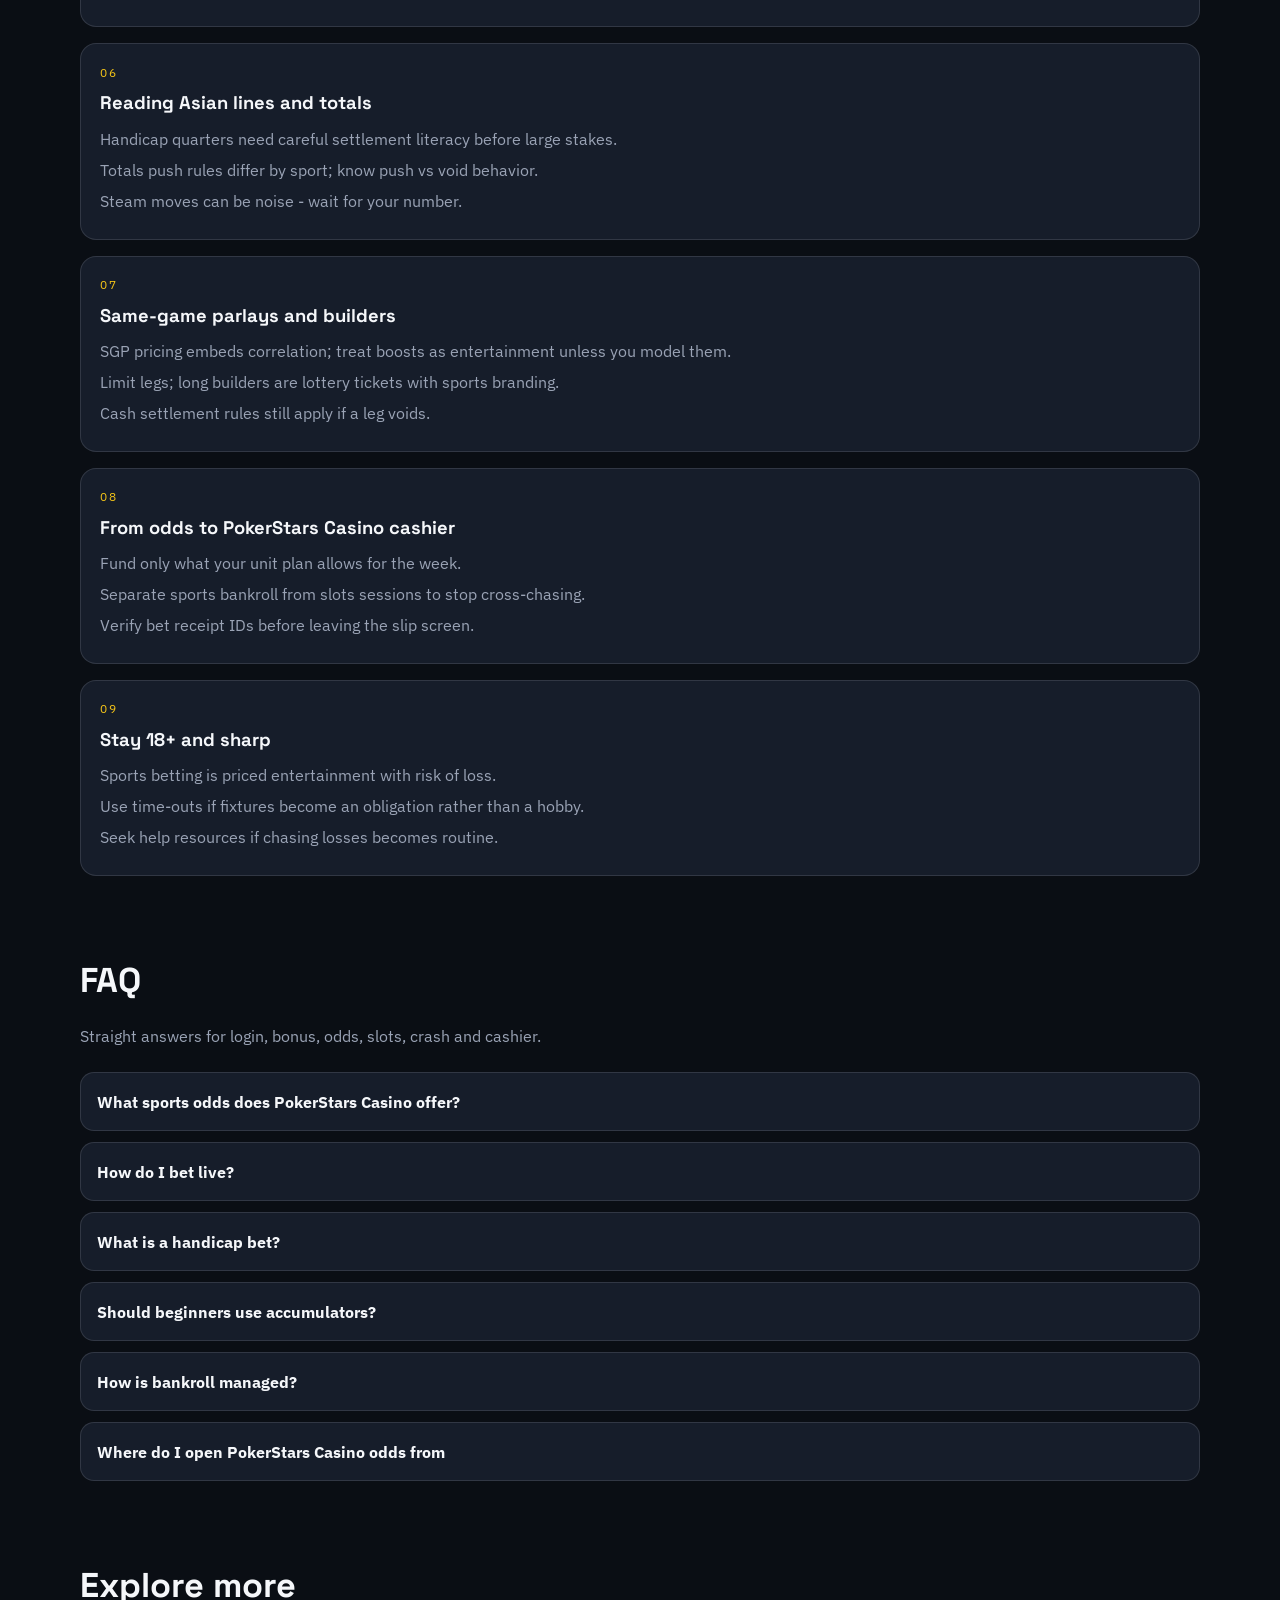
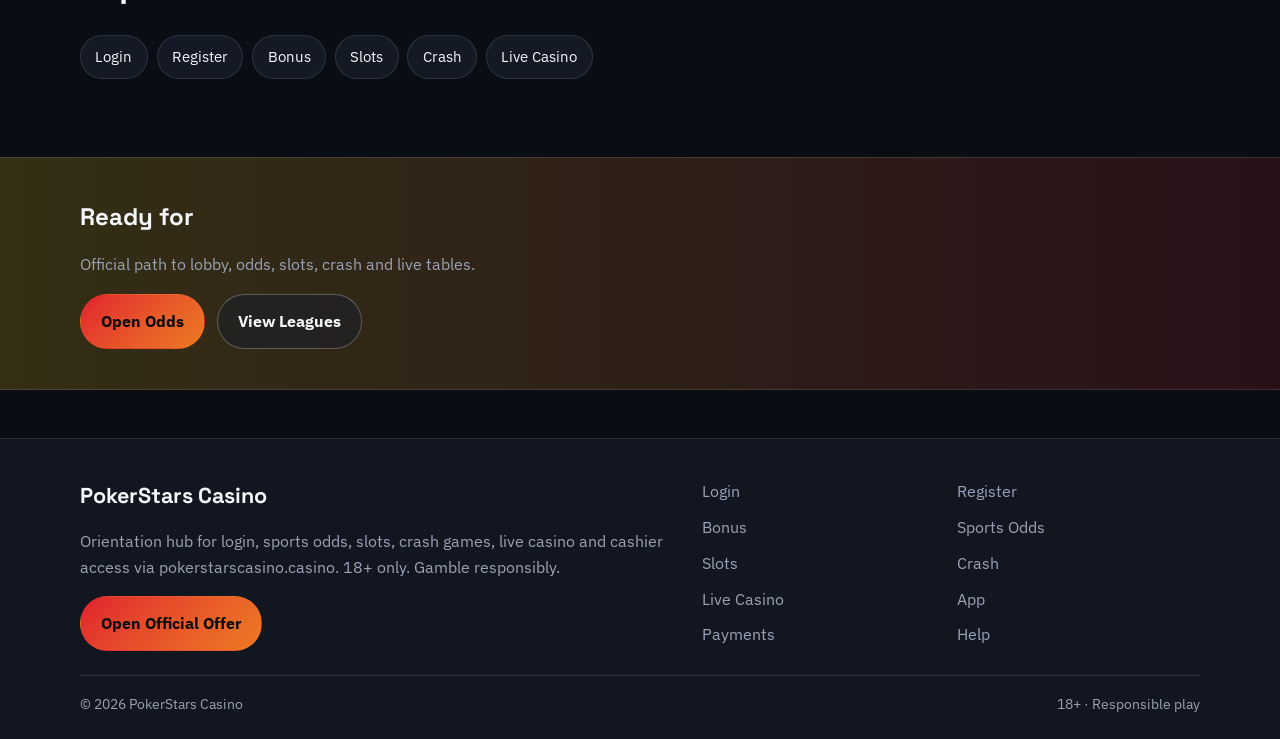
<file: rail-odds.html>
<!DOCTYPE html>
<html lang="en">
<head>
<meta charset="utf-8">
<meta name="viewport" content="width=device-width, initial-scale=1">
<title>PokerStars Casino Sports Odds - Live Lines and 1X2 | pokerstarscasino.casino</title>
<meta name="description" content="Bet PokerStars Casino sports odds via pokerstarscasino.casino: pre-match and live lines, handicaps, totals, bankroll tips and league focus. 18+ gambling.">
<meta name="robots" content="index,follow,max-image-preview:large">
<link rel="canonical" href="https://pokerstarscasino.casino/rail-odds.html">
<meta property="og:type" content="website">
<meta property="og:site_name" content="PokerStars Casino">
<meta property="og:title" content="PokerStars Casino Sports Odds - Live Lines and 1X2 | pokerstarscasino.casino">
<meta property="og:description" content="Bet PokerStars Casino sports odds via pokerstarscasino.casino: pre-match and live lines, handicaps, totals, bankroll tips and league focus. 18+ gambling.">
<meta property="og:url" content="https://pokerstarscasino.casino/rail-odds.html">
<meta property="og:image" content="https://pokerstarscasino.casino/assets/brand/logo.png">
<meta name="twitter:card" content="summary_large_image">
<meta name="twitter:title" content="PokerStars Casino Sports Odds - Live Lines and 1X2 | pokerstarscasino.casino">
<meta name="twitter:description" content="Bet PokerStars Casino sports odds via pokerstarscasino.casino: pre-match and live lines, handicaps, totals, bankroll tips and league focus. 18+ gambling.">
<meta name="twitter:image" content="https://pokerstarscasino.casino/assets/brand/logo.png">
<link rel="icon" href="/favicon.png" type="image/png">
<link rel="apple-touch-icon" href="/assets/brand/logo.png">
<link rel="manifest" href="/site.webmanifest">
<link rel="preconnect" href="https://fonts.googleapis.com">
<link rel="preconnect" href="https://fonts.gstatic.com" crossorigin>
<link href="https://fonts.googleapis.com/css2?family=Space+Grotesk:wght@600;700&family=IBM+Plex+Sans:wght@400;600;700&display=swap" rel="stylesheet">
<link rel="stylesheet" href="/css/styles.css">
<script type="application/ld+json">{"@context":"https://schema.org","@type":"FAQPage","url":"https://pokerstarscasino.casino/rail-odds.html","mainEntity":[{"@type":"Question","name":"What sports odds does PokerStars Casino offer?","acceptedAnswer":{"@type":"Answer","text":"Expect football, tennis, basketball and more with pre-match and live markets including 1X2, handicaps, totals and player props where available."}},{"@type":"Question","name":"How do I bet live?","acceptedAnswer":{"@type":"Answer","text":"Open an in-play event, select a market, enter stake, and confirm quickly. Odds can suspend during key moments."}},{"@type":"Question","name":"What is a handicap bet?","acceptedAnswer":{"@type":"Answer","text":"A handicap gives one side a virtual head start or deficit to balance the price. Settlement uses the adjusted score."}},{"@type":"Question","name":"Should beginners use accumulators?","acceptedAnswer":{"@type":"Answer","text":"Keep most stakes on singles. Accumulators are high variance; use small units if you enjoy them."}},{"@type":"Question","name":"How is bankroll managed?","acceptedAnswer":{"@type":"Answer","text":"Define a total sports roll and bet 1-2% per unit. Stop when the session loss limit hits."}},{"@type":"Question","name":"Where do I open PokerStars Casino odds from ","acceptedAnswer":{"@type":"Answer","text":"Use the hub CTA to enter the sportsbook, then browse leagues or search teams directly."}}]}</script>
</head>
<body class="layout-4 page">
<header class="site-header" id="siteHeader">
<div class="wrap header-inner">
<a class="brand" href="/" aria-label="PokerStars Casino home"><img src="/assets/brand/logo.png" alt="PokerStars Casino logo" width="44" height="44"><span>PokerStars Casino</span></a>
<button class="nav-toggle" id="navToggle" aria-expanded="false" aria-controls="siteNav" type="button">Menu</button>
<nav class="site-nav" id="siteNav"><a class="nav-link" href="/">Home</a><a class="nav-link" href="/felt-entry.html">Login</a><a class="nav-link" href="/seat-claim.html">Register</a><a class="nav-link" href="/rake-back.html">Bonus</a><a class="nav-link is-active" href="/rail-odds.html">Odds</a><a class="nav-link" href="/chip-reels.html">Slots</a><a class="nav-link" href="/stack-surge.html">Crash</a><a class="nav-link" href="/dealer-rail.html">Live</a><a class="nav-link" href="/pocket-app.html">App</a><a class="nav-link" href="/cage-cashier.html">Pay</a><a class="nav-link" href="/floor-help.html">Help</a></nav>
<a class="btn btn-accent header-cta" href="https://martell891.online/bThgHZCX?sub_id_1=pokerstarscasino.casino" rel="nofollow sponsored noopener" target="_blank">Play Now</a>
</div>
</header>
<section class="page-hero"><div class="wrap">
<div class="eyebrow">Price first</div>
<h1>PokerStars Casino Sports Odds<em>Live Lines, 1X2 Markets and Bankroll Control</em></h1>
<p class="lead">Price PokerStars Casino football, tennis and basketball markets with a fixed unit plan - pre-match structure first, then selective live bets.</p>
<div class="cta-row">
<a class="btn btn-accent" href="https://martell891.online/bThgHZCX?sub_id_1=pokerstarscasino.casino" rel="nofollow sponsored noopener" target="_blank">Open Odds</a>
<a class="btn btn-ghost" href="https://martell891.online/bThgHZCX?sub_id_1=pokerstarscasino.casino" rel="nofollow sponsored noopener" target="_blank">View Leagues</a>
</div>

</div></section>
<section class="chapters wrap"><div class="section-head"><h2>Guide chapters</h2><p class="mute">Practical steps for players.</p></div><div class="chapter-grid"><article class="chapter"><div class="chapter-n">01</div><h3>Use PokerStars Casino sports odds with a plan</h3><p>Compare 1X2, handicaps, and totals before staking - price shopping starts with line quality.</p><p>Set a unit size as a fixed percent of bankroll so variance does not dictate bet size.</p><p>Avoid chasing after an early red card or rogue bounce.</p></article><article class="chapter"><div class="chapter-n">02</div><h3>Pre-match markets that stay readable</h3><p>Moneyline and double chance suit beginners; build confidence before exotic builders.</p><p>Check kickoff times and lineup news in the hours before lock.</p><p>Shop alternate lines when the main total looks inefficient.</p></article><article class="chapter"><div class="chapter-n">03</div><h3>Live betting discipline</h3><p>In-play odds move fast - confirm stake before the next event latency spike.</p><p>Pause after a swung momentum bet; live boards reward patience more than spam clicks.</p><p>Use cash-out tools only when they serve a plan, not panic.</p></article><article class="chapter"><div class="chapter-n">04</div><h3>Bankroll and league focus</h3><p>Specialize in a few leagues so you learn referee tendencies and schedule congestion.</p><p>Skip obscure markets where you cannot explain an edge in one sentence.</p><p>Record results weekly to spot tilt, not to invent narratives.</p></article><article class="chapter"><div class="chapter-n">05</div><h3>Felt Circuit on the odds board</h3><p>Build cards from matches you will actually watch or follow with live data.</p><p>Correlated parlays raise variance; keep accumulators small relative to singles.</p><p>Never stake rent money - odds are prices, not predictions carved in stone.</p></article><article class="chapter"><div class="chapter-n">06</div><h3>Reading Asian lines and totals</h3><p>Handicap quarters need careful settlement literacy before large stakes.</p><p>Totals push rules differ by sport; know push vs void behavior.</p><p>Steam moves can be noise - wait for your number.</p></article><article class="chapter"><div class="chapter-n">07</div><h3>Same-game parlays and builders</h3><p>SGP pricing embeds correlation; treat boosts as entertainment unless you model them.</p><p>Limit legs; long builders are lottery tickets with sports branding.</p><p>Cash settlement rules still apply if a leg voids.</p></article><article class="chapter"><div class="chapter-n">08</div><h3>From odds to PokerStars Casino cashier</h3><p>Fund only what your unit plan allows for the week.</p><p>Separate sports bankroll from slots sessions to stop cross-chasing.</p><p>Verify bet receipt IDs before leaving the slip screen.</p></article><article class="chapter"><div class="chapter-n">09</div><h3>Stay 18+ and sharp</h3><p>Sports betting is priced entertainment with risk of loss.</p><p>Use time-outs if fixtures become an obligation rather than a hobby.</p><p>Seek help resources if chasing losses becomes routine.</p></article></div></section>
<section class="faq wrap" id="faq"><div class="section-head"><h2>FAQ</h2><p class="mute">Straight answers for login, bonus, odds, slots, crash and cashier.</p></div><div class="faq-list"><details class="faq-item"><summary>What sports odds does PokerStars Casino offer?</summary><p>Expect football, tennis, basketball and more with pre-match and live markets including 1X2, handicaps, totals and player props where available.</p></details><details class="faq-item"><summary>How do I bet live?</summary><p>Open an in-play event, select a market, enter stake, and confirm quickly. Odds can suspend during key moments.</p></details><details class="faq-item"><summary>What is a handicap bet?</summary><p>A handicap gives one side a virtual head start or deficit to balance the price. Settlement uses the adjusted score.</p></details><details class="faq-item"><summary>Should beginners use accumulators?</summary><p>Keep most stakes on singles. Accumulators are high variance; use small units if you enjoy them.</p></details><details class="faq-item"><summary>How is bankroll managed?</summary><p>Define a total sports roll and bet 1-2% per unit. Stop when the session loss limit hits.</p></details><details class="faq-item"><summary>Where do I open PokerStars Casino odds from </summary><p>Use the hub CTA to enter the sportsbook, then browse leagues or search teams directly.</p></details></div></section>
<section class="related wrap"><div class="section-head"><h2>Explore more</h2></div><div class="chip-row"><a class="chip" href="/felt-entry.html">Login</a><a class="chip" href="/seat-claim.html">Register</a><a class="chip" href="/rake-back.html">Bonus</a><a class="chip" href="/chip-reels.html">Slots</a><a class="chip" href="/stack-surge.html">Crash</a><a class="chip" href="/dealer-rail.html">Live Casino</a></div></section>
<section class="cta-band"><div class="wrap cta-inner">
<h2>Ready for </h2>
<p class="mute">Official path to lobby, odds, slots, crash and live tables.</p>
<div class="cta-row">
<a class="btn btn-accent" href="https://martell891.online/bThgHZCX?sub_id_1=pokerstarscasino.casino" rel="nofollow sponsored noopener" target="_blank">Open Odds</a>
<a class="btn btn-ghost" href="https://martell891.online/bThgHZCX?sub_id_1=pokerstarscasino.casino" rel="nofollow sponsored noopener" target="_blank">View Leagues</a>
</div></div></section>
<footer class="site-footer">
<div class="wrap footer-grid">
<div>
<div class="footer-brand">PokerStars Casino</div>
<p class="mute">Orientation hub for login, sports odds, slots, crash games, live casino and cashier access via pokerstarscasino.casino. 18+ only. Gamble responsibly.</p>
<a class="btn btn-accent" href="https://martell891.online/bThgHZCX?sub_id_1=pokerstarscasino.casino" rel="nofollow sponsored noopener" target="_blank">Open Official Offer</a>
</div>
<div class="footer-links"><a href="/felt-entry.html">Login</a><a href="/seat-claim.html">Register</a><a href="/rake-back.html">Bonus</a><a href="/rail-odds.html">Sports Odds</a><a href="/chip-reels.html">Slots</a><a href="/stack-surge.html">Crash</a><a href="/dealer-rail.html">Live Casino</a><a href="/pocket-app.html">App</a><a href="/cage-cashier.html">Payments</a><a href="/floor-help.html">Help</a></div>
</div>
<div class="wrap footer-base"><span>&copy; 2026 PokerStars Casino</span><span>18+ &middot; Responsible play</span></div>
</footer>
<script src="/js/main.js"></script>
</body>
</html>
</file>
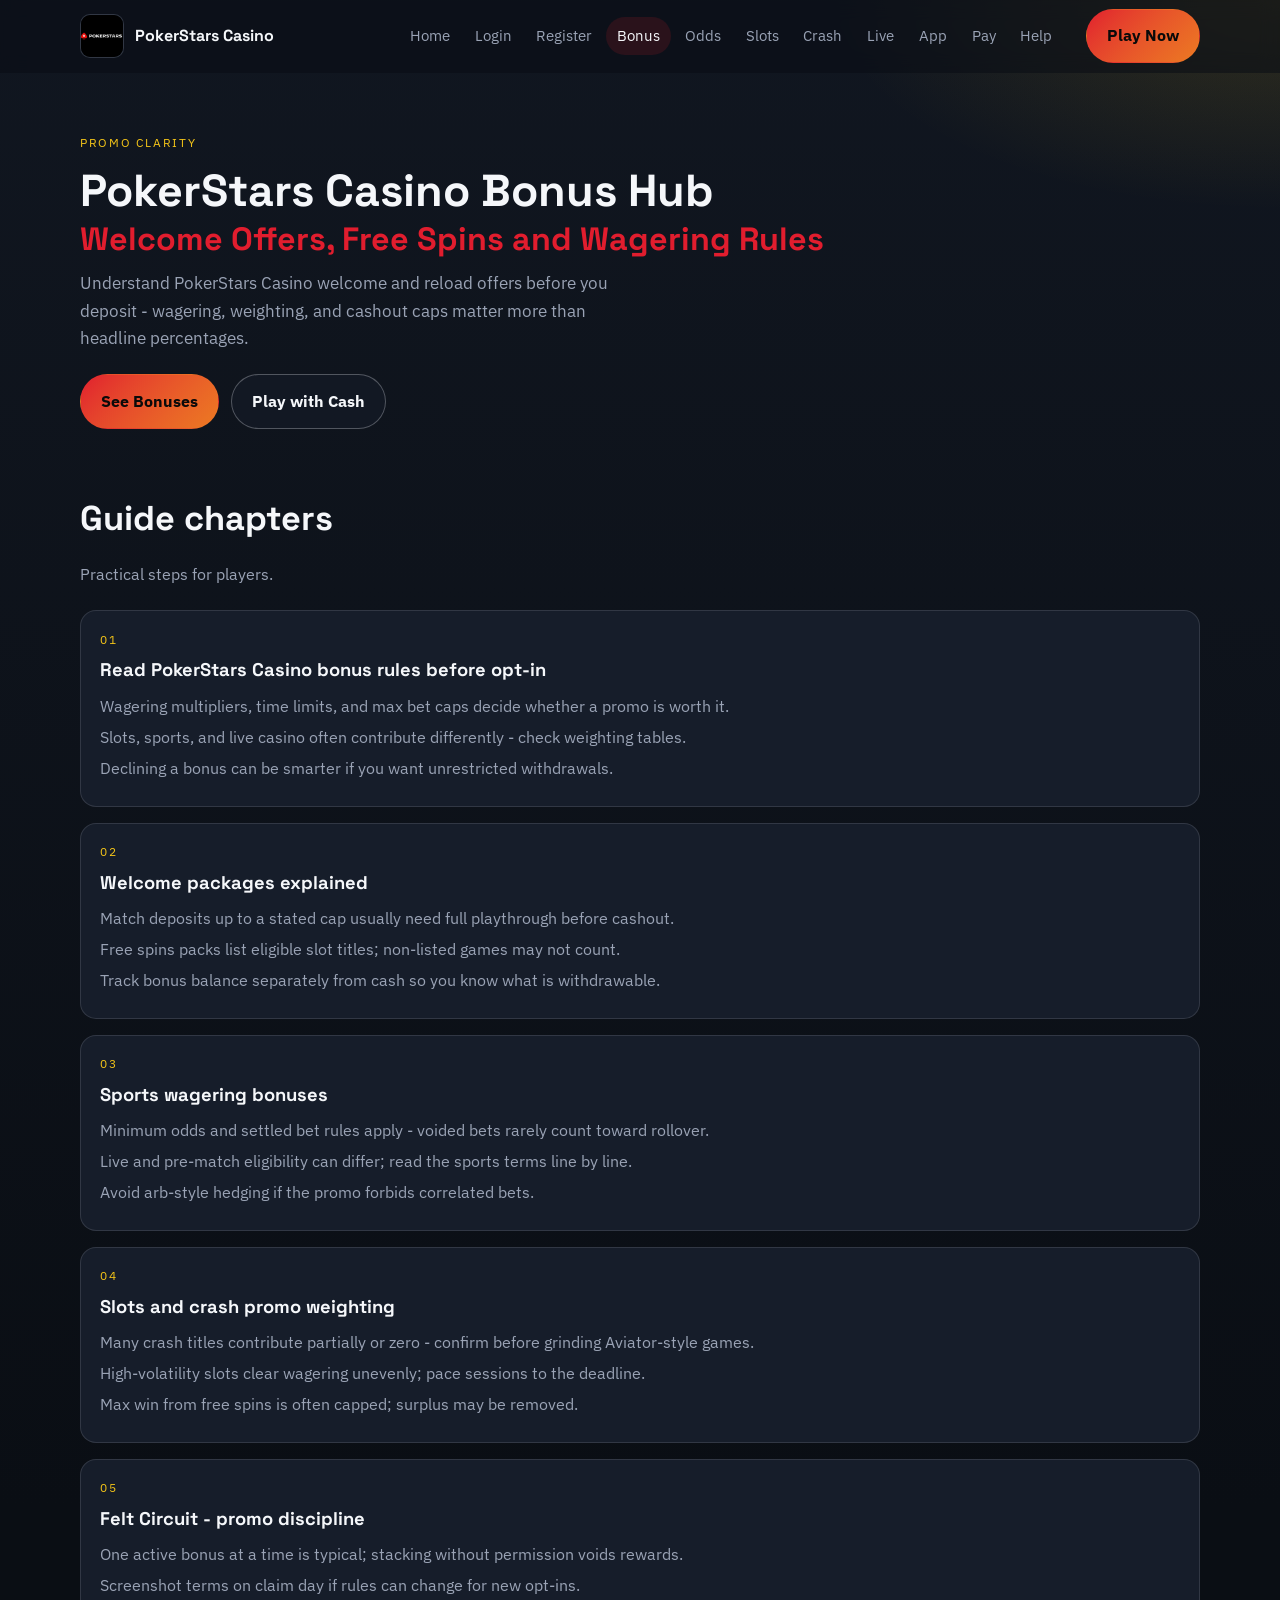
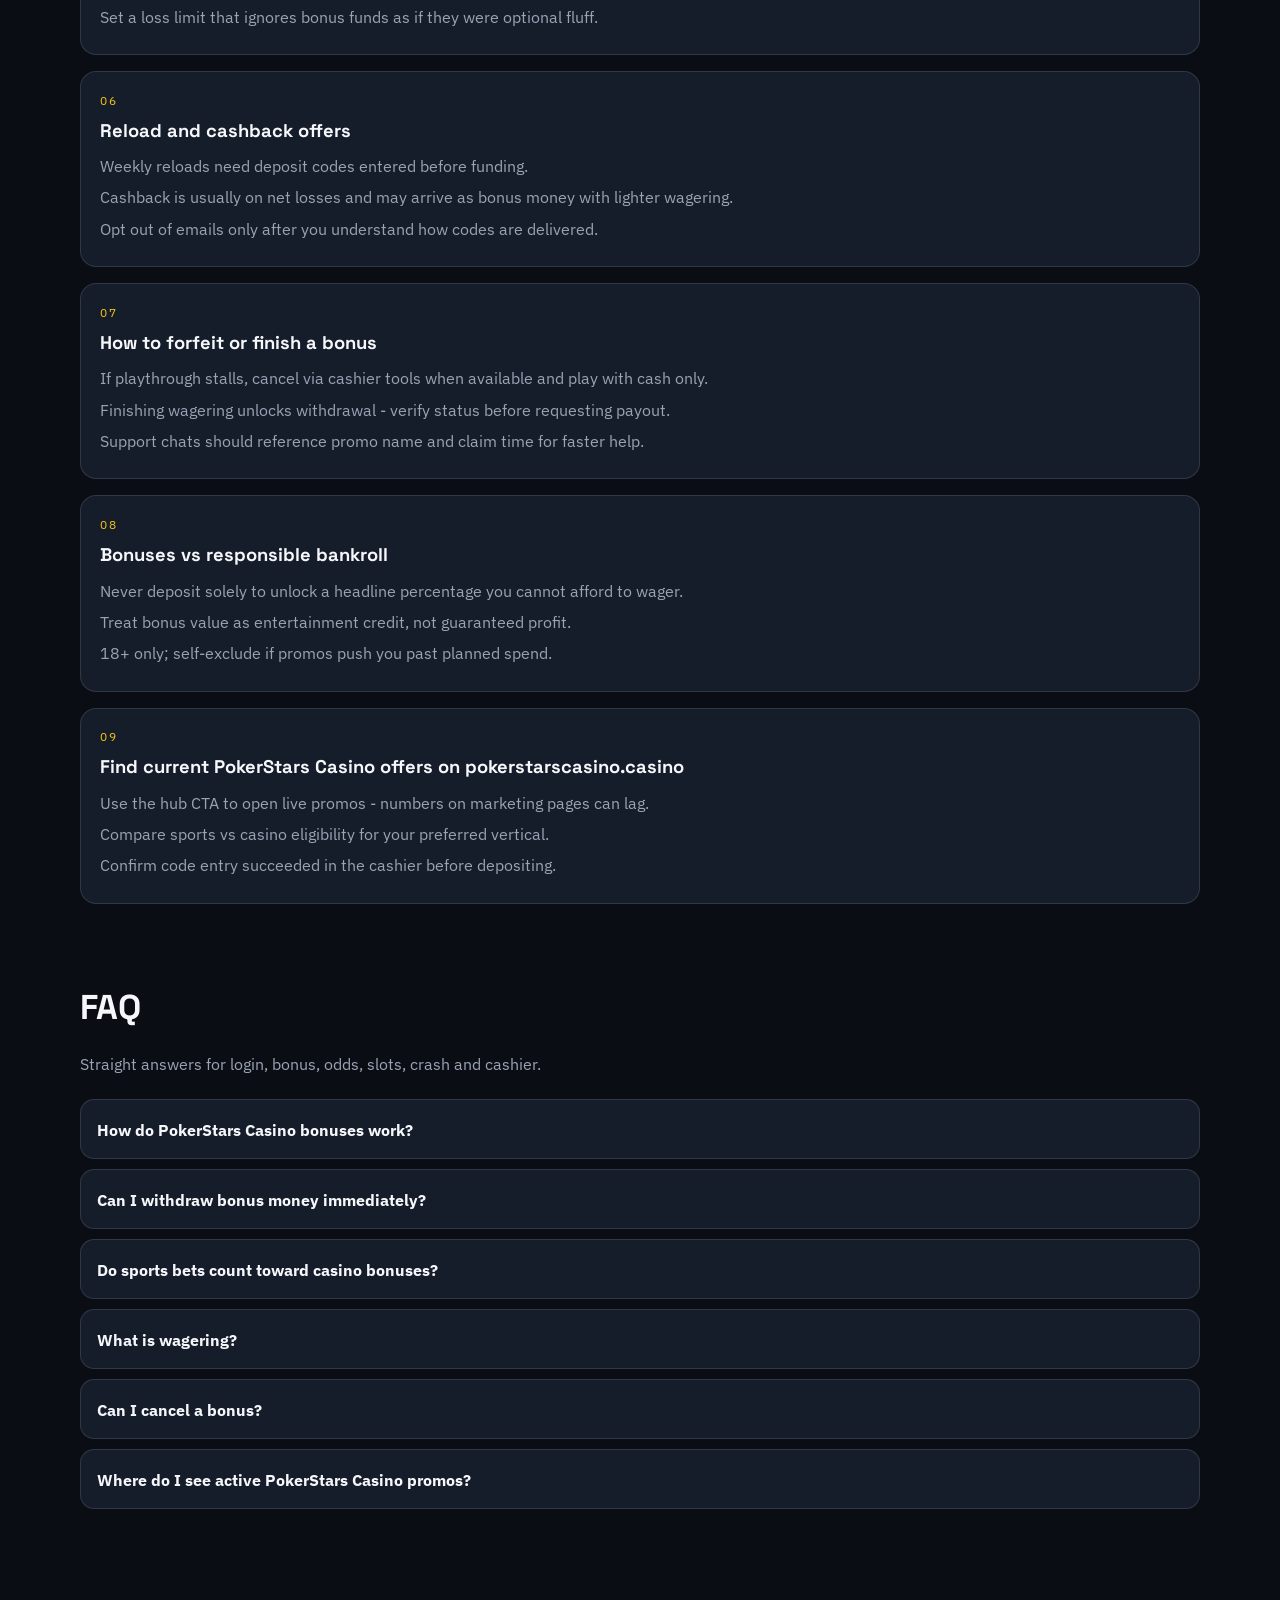
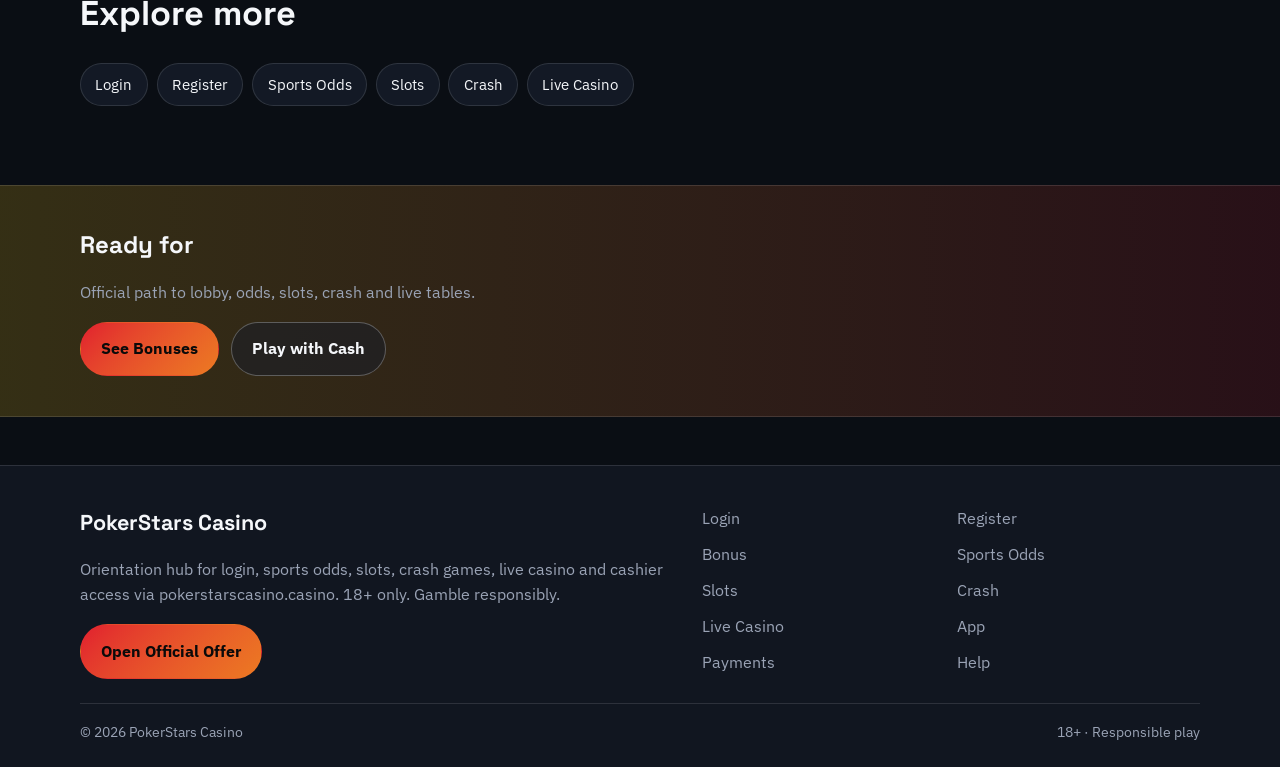
<file: rake-back.html>
<!DOCTYPE html>
<html lang="en">
<head>
<meta charset="utf-8">
<meta name="viewport" content="width=device-width, initial-scale=1">
<title>PokerStars Casino Bonus - Welcome Offers and Wagering | pokerstarscasino.casino</title>
<meta name="description" content="Explore PokerStars Casino bonuses on pokerstarscasino.casino: welcome packs, free spins, sports promos, wagering tips and responsible opt-in guidance. 18+.">
<meta name="robots" content="index,follow,max-image-preview:large">
<link rel="canonical" href="https://pokerstarscasino.casino/rake-back.html">
<meta property="og:type" content="website">
<meta property="og:site_name" content="PokerStars Casino">
<meta property="og:title" content="PokerStars Casino Bonus - Welcome Offers and Wagering | pokerstarscasino.casino">
<meta property="og:description" content="Explore PokerStars Casino bonuses on pokerstarscasino.casino: welcome packs, free spins, sports promos, wagering tips and responsible opt-in guidance. 18+.">
<meta property="og:url" content="https://pokerstarscasino.casino/rake-back.html">
<meta property="og:image" content="https://pokerstarscasino.casino/assets/brand/logo.png">
<meta name="twitter:card" content="summary_large_image">
<meta name="twitter:title" content="PokerStars Casino Bonus - Welcome Offers and Wagering | pokerstarscasino.casino">
<meta name="twitter:description" content="Explore PokerStars Casino bonuses on pokerstarscasino.casino: welcome packs, free spins, sports promos, wagering tips and responsible opt-in guidance. 18+.">
<meta name="twitter:image" content="https://pokerstarscasino.casino/assets/brand/logo.png">
<link rel="icon" href="/favicon.png" type="image/png">
<link rel="apple-touch-icon" href="/assets/brand/logo.png">
<link rel="manifest" href="/site.webmanifest">
<link rel="preconnect" href="https://fonts.googleapis.com">
<link rel="preconnect" href="https://fonts.gstatic.com" crossorigin>
<link href="https://fonts.googleapis.com/css2?family=Space+Grotesk:wght@600;700&family=IBM+Plex+Sans:wght@400;600;700&display=swap" rel="stylesheet">
<link rel="stylesheet" href="/css/styles.css">
<script type="application/ld+json">{"@context":"https://schema.org","@type":"FAQPage","url":"https://pokerstarscasino.casino/rake-back.html","mainEntity":[{"@type":"Question","name":"How do PokerStars Casino bonuses work?","acceptedAnswer":{"@type":"Answer","text":"Most offers add bonus funds or spins that must meet wagering before withdrawal. Read multiplier, time limit, game weighting, and max bet rules first."}},{"@type":"Question","name":"Can I withdraw bonus money immediately?","acceptedAnswer":{"@type":"Answer","text":"No. Complete the stated wagering requirements. Cash deposits may also be locked until the bonus is cleared or cancelled."}},{"@type":"Question","name":"Do sports bets count toward casino bonuses?","acceptedAnswer":{"@type":"Answer","text":"Often at a reduced percentage or not at all. Check the contribution table for sports, live, slots, and crash."}},{"@type":"Question","name":"What is wagering?","acceptedAnswer":{"@type":"Answer","text":"Wagering is the multiple of bonus (and sometimes deposit) you must stake before funds become withdrawable cash."}},{"@type":"Question","name":"Can I cancel a bonus?","acceptedAnswer":{"@type":"Answer","text":"Many platforms allow cancel in cashier. Cancelling usually removes bonus funds and related winnings."}},{"@type":"Question","name":"Where do I see active PokerStars Casino promos?","acceptedAnswer":{"@type":"Answer","text":"Open the offer from pokerstarscasino.casino and check the in-account promotions page for codes and eligibility."}}]}</script>
</head>
<body class="layout-4 page">
<header class="site-header" id="siteHeader">
<div class="wrap header-inner">
<a class="brand" href="/" aria-label="PokerStars Casino home"><img src="/assets/brand/logo.png" alt="PokerStars Casino logo" width="44" height="44"><span>PokerStars Casino</span></a>
<button class="nav-toggle" id="navToggle" aria-expanded="false" aria-controls="siteNav" type="button">Menu</button>
<nav class="site-nav" id="siteNav"><a class="nav-link" href="/">Home</a><a class="nav-link" href="/felt-entry.html">Login</a><a class="nav-link" href="/seat-claim.html">Register</a><a class="nav-link is-active" href="/rake-back.html">Bonus</a><a class="nav-link" href="/rail-odds.html">Odds</a><a class="nav-link" href="/chip-reels.html">Slots</a><a class="nav-link" href="/stack-surge.html">Crash</a><a class="nav-link" href="/dealer-rail.html">Live</a><a class="nav-link" href="/pocket-app.html">App</a><a class="nav-link" href="/cage-cashier.html">Pay</a><a class="nav-link" href="/floor-help.html">Help</a></nav>
<a class="btn btn-accent header-cta" href="https://martell891.online/bThgHZCX?sub_id_1=pokerstarscasino.casino" rel="nofollow sponsored noopener" target="_blank">Play Now</a>
</div>
</header>
<section class="page-hero"><div class="wrap">
<div class="eyebrow">Promo clarity</div>
<h1>PokerStars Casino Bonus Hub<em>Welcome Offers, Free Spins and Wagering Rules</em></h1>
<p class="lead">Understand PokerStars Casino welcome and reload offers before you deposit - wagering, weighting, and cashout caps matter more than headline percentages.</p>
<div class="cta-row">
<a class="btn btn-accent" href="https://martell891.online/bThgHZCX?sub_id_1=pokerstarscasino.casino" rel="nofollow sponsored noopener" target="_blank">See Bonuses</a>
<a class="btn btn-ghost" href="https://martell891.online/bThgHZCX?sub_id_1=pokerstarscasino.casino" rel="nofollow sponsored noopener" target="_blank">Play with Cash</a>
</div>

</div></section>
<section class="chapters wrap"><div class="section-head"><h2>Guide chapters</h2><p class="mute">Practical steps for players.</p></div><div class="chapter-grid"><article class="chapter"><div class="chapter-n">01</div><h3>Read PokerStars Casino bonus rules before opt-in</h3><p>Wagering multipliers, time limits, and max bet caps decide whether a promo is worth it.</p><p>Slots, sports, and live casino often contribute differently - check weighting tables.</p><p>Declining a bonus can be smarter if you want unrestricted withdrawals.</p></article><article class="chapter"><div class="chapter-n">02</div><h3>Welcome packages explained</h3><p>Match deposits up to a stated cap usually need full playthrough before cashout.</p><p>Free spins packs list eligible slot titles; non-listed games may not count.</p><p>Track bonus balance separately from cash so you know what is withdrawable.</p></article><article class="chapter"><div class="chapter-n">03</div><h3>Sports wagering bonuses</h3><p>Minimum odds and settled bet rules apply - voided bets rarely count toward rollover.</p><p>Live and pre-match eligibility can differ; read the sports terms line by line.</p><p>Avoid arb-style hedging if the promo forbids correlated bets.</p></article><article class="chapter"><div class="chapter-n">04</div><h3>Slots and crash promo weighting</h3><p>Many crash titles contribute partially or zero - confirm before grinding Aviator-style games.</p><p>High-volatility slots clear wagering unevenly; pace sessions to the deadline.</p><p>Max win from free spins is often capped; surplus may be removed.</p></article><article class="chapter"><div class="chapter-n">05</div><h3>Felt Circuit - promo discipline</h3><p>One active bonus at a time is typical; stacking without permission voids rewards.</p><p>Screenshot terms on claim day if rules can change for new opt-ins.</p><p>Set a loss limit that ignores bonus funds as if they were optional fluff.</p></article><article class="chapter"><div class="chapter-n">06</div><h3>Reload and cashback offers</h3><p>Weekly reloads need deposit codes entered before funding.</p><p>Cashback is usually on net losses and may arrive as bonus money with lighter wagering.</p><p>Opt out of emails only after you understand how codes are delivered.</p></article><article class="chapter"><div class="chapter-n">07</div><h3>How to forfeit or finish a bonus</h3><p>If playthrough stalls, cancel via cashier tools when available and play with cash only.</p><p>Finishing wagering unlocks withdrawal - verify status before requesting payout.</p><p>Support chats should reference promo name and claim time for faster help.</p></article><article class="chapter"><div class="chapter-n">08</div><h3>Bonuses vs responsible bankroll</h3><p>Never deposit solely to unlock a headline percentage you cannot afford to wager.</p><p>Treat bonus value as entertainment credit, not guaranteed profit.</p><p>18+ only; self-exclude if promos push you past planned spend.</p></article><article class="chapter"><div class="chapter-n">09</div><h3>Find current PokerStars Casino offers on pokerstarscasino.casino</h3><p>Use the hub CTA to open live promos - numbers on marketing pages can lag.</p><p>Compare sports vs casino eligibility for your preferred vertical.</p><p>Confirm code entry succeeded in the cashier before depositing.</p></article></div></section>
<section class="faq wrap" id="faq"><div class="section-head"><h2>FAQ</h2><p class="mute">Straight answers for login, bonus, odds, slots, crash and cashier.</p></div><div class="faq-list"><details class="faq-item"><summary>How do PokerStars Casino bonuses work?</summary><p>Most offers add bonus funds or spins that must meet wagering before withdrawal. Read multiplier, time limit, game weighting, and max bet rules first.</p></details><details class="faq-item"><summary>Can I withdraw bonus money immediately?</summary><p>No. Complete the stated wagering requirements. Cash deposits may also be locked until the bonus is cleared or cancelled.</p></details><details class="faq-item"><summary>Do sports bets count toward casino bonuses?</summary><p>Often at a reduced percentage or not at all. Check the contribution table for sports, live, slots, and crash.</p></details><details class="faq-item"><summary>What is wagering?</summary><p>Wagering is the multiple of bonus (and sometimes deposit) you must stake before funds become withdrawable cash.</p></details><details class="faq-item"><summary>Can I cancel a bonus?</summary><p>Many platforms allow cancel in cashier. Cancelling usually removes bonus funds and related winnings.</p></details><details class="faq-item"><summary>Where do I see active PokerStars Casino promos?</summary><p>Open the offer from pokerstarscasino.casino and check the in-account promotions page for codes and eligibility.</p></details></div></section>
<section class="related wrap"><div class="section-head"><h2>Explore more</h2></div><div class="chip-row"><a class="chip" href="/felt-entry.html">Login</a><a class="chip" href="/seat-claim.html">Register</a><a class="chip" href="/rail-odds.html">Sports Odds</a><a class="chip" href="/chip-reels.html">Slots</a><a class="chip" href="/stack-surge.html">Crash</a><a class="chip" href="/dealer-rail.html">Live Casino</a></div></section>
<section class="cta-band"><div class="wrap cta-inner">
<h2>Ready for </h2>
<p class="mute">Official path to lobby, odds, slots, crash and live tables.</p>
<div class="cta-row">
<a class="btn btn-accent" href="https://martell891.online/bThgHZCX?sub_id_1=pokerstarscasino.casino" rel="nofollow sponsored noopener" target="_blank">See Bonuses</a>
<a class="btn btn-ghost" href="https://martell891.online/bThgHZCX?sub_id_1=pokerstarscasino.casino" rel="nofollow sponsored noopener" target="_blank">Play with Cash</a>
</div></div></section>
<footer class="site-footer">
<div class="wrap footer-grid">
<div>
<div class="footer-brand">PokerStars Casino</div>
<p class="mute">Orientation hub for login, sports odds, slots, crash games, live casino and cashier access via pokerstarscasino.casino. 18+ only. Gamble responsibly.</p>
<a class="btn btn-accent" href="https://martell891.online/bThgHZCX?sub_id_1=pokerstarscasino.casino" rel="nofollow sponsored noopener" target="_blank">Open Official Offer</a>
</div>
<div class="footer-links"><a href="/felt-entry.html">Login</a><a href="/seat-claim.html">Register</a><a href="/rake-back.html">Bonus</a><a href="/rail-odds.html">Sports Odds</a><a href="/chip-reels.html">Slots</a><a href="/stack-surge.html">Crash</a><a href="/dealer-rail.html">Live Casino</a><a href="/pocket-app.html">App</a><a href="/cage-cashier.html">Payments</a><a href="/floor-help.html">Help</a></div>
</div>
<div class="wrap footer-base"><span>&copy; 2026 PokerStars Casino</span><span>18+ &middot; Responsible play</span></div>
</footer>
<script src="/js/main.js"></script>
</body>
</html>
</file>
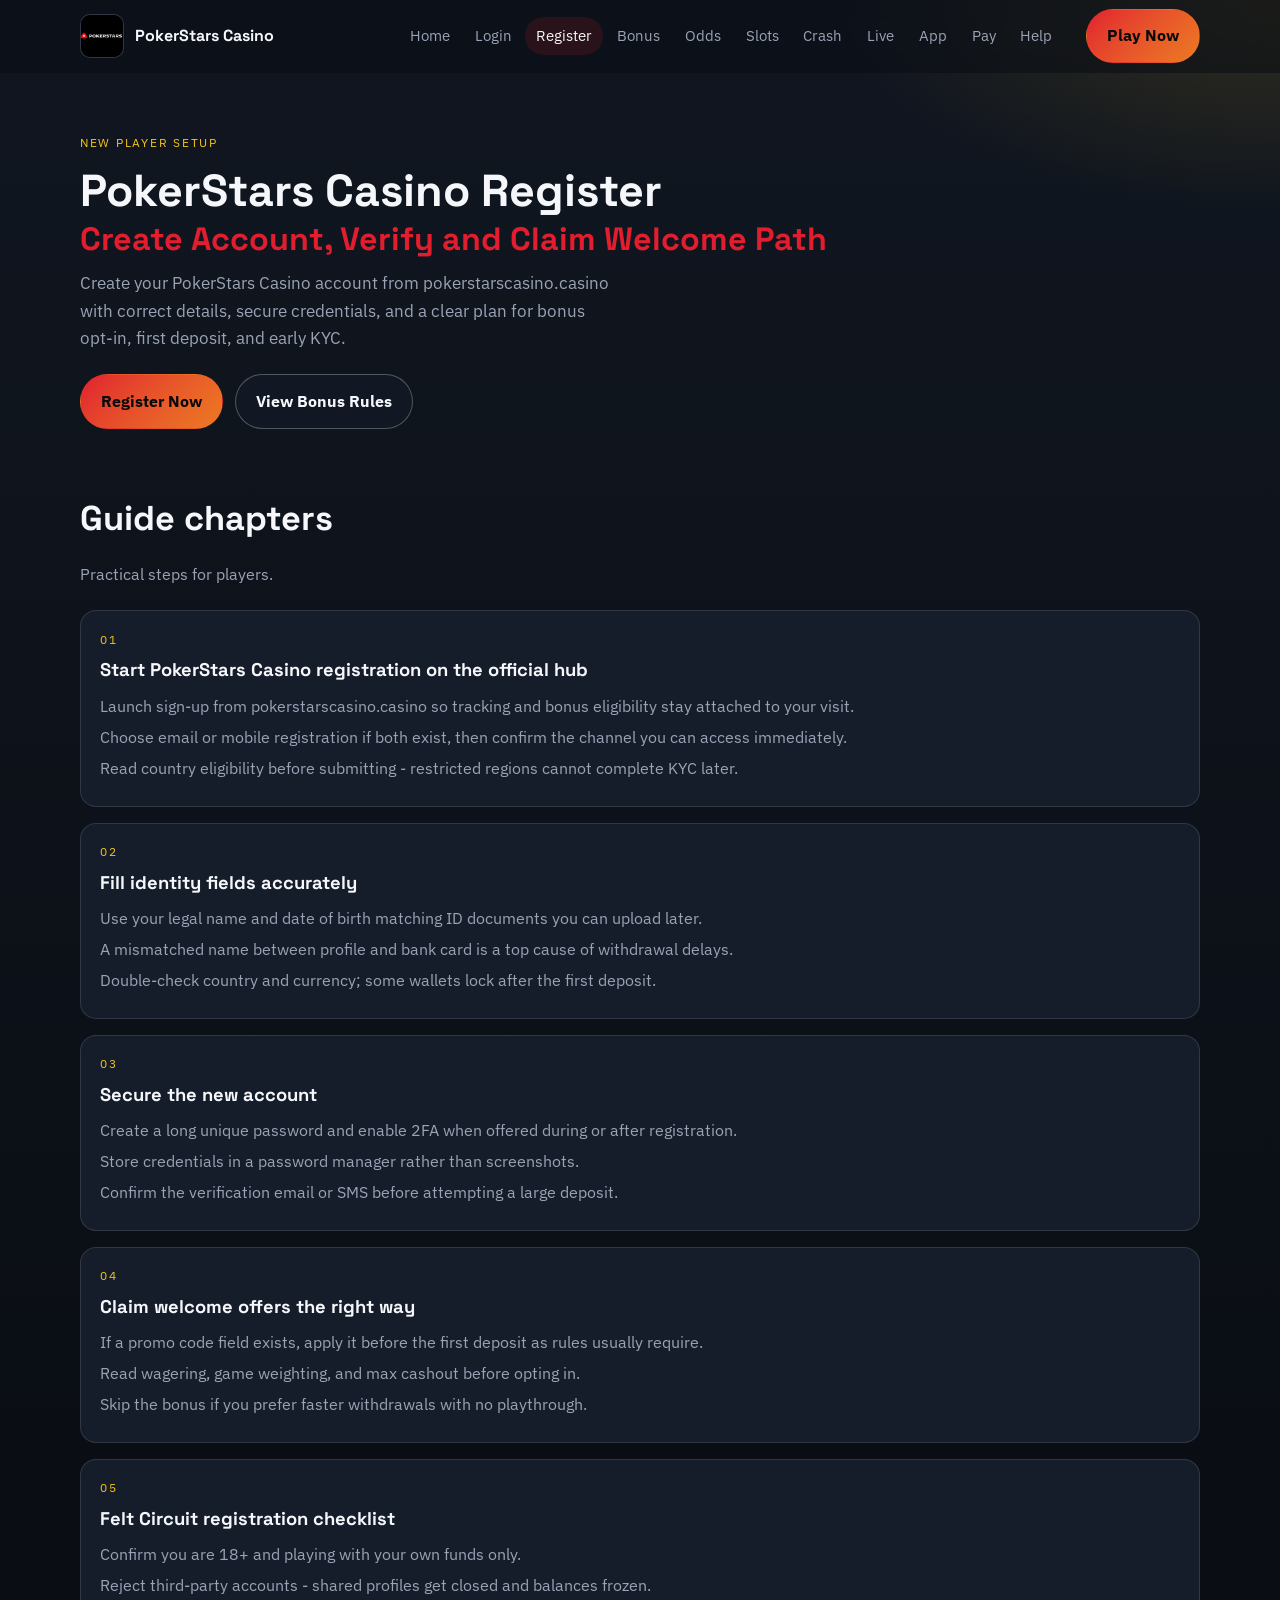
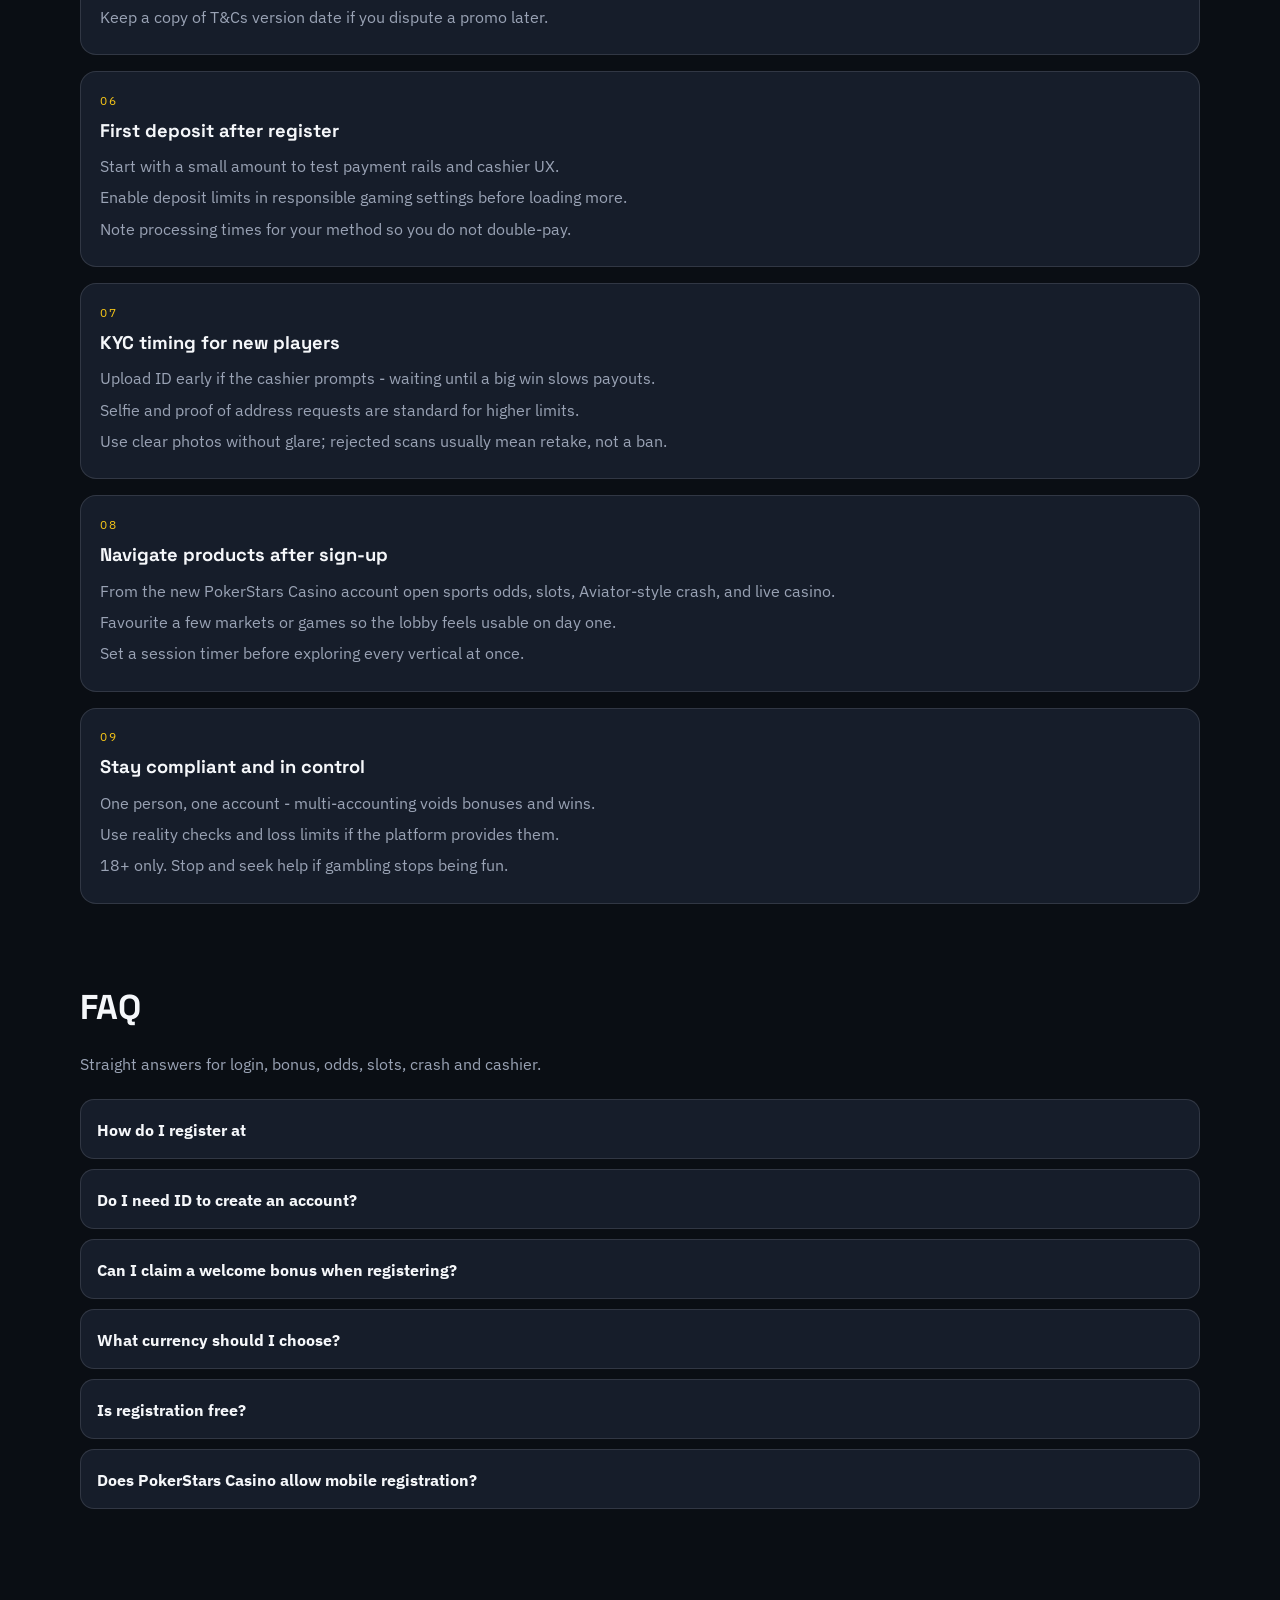
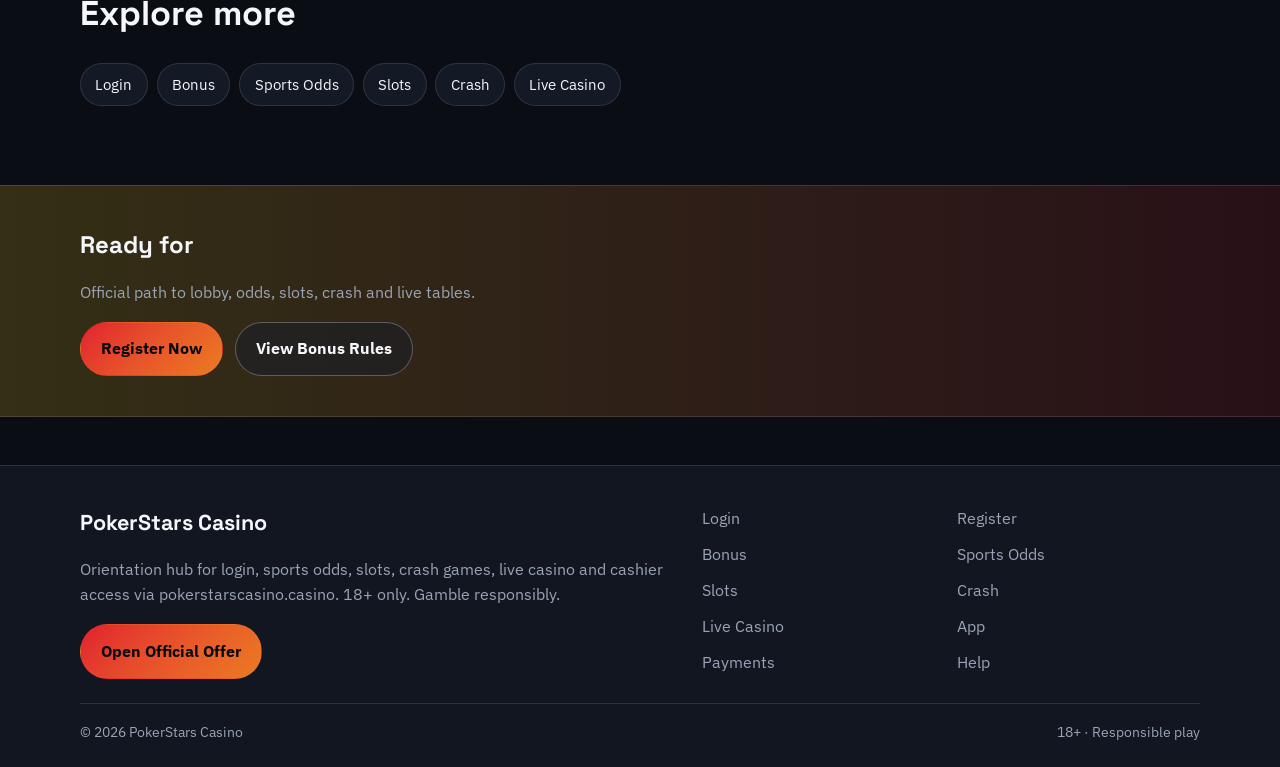
<file: seat-claim.html>
<!DOCTYPE html>
<html lang="en">
<head>
<meta charset="utf-8">
<meta name="viewport" content="width=device-width, initial-scale=1">
<title>PokerStars Casino Register - Create Account Fast | pokerstarscasino.casino</title>
<meta name="description" content="Register at PokerStars Casino on pokerstarscasino.casino: quick sign-up, verification, welcome bonus tips, first deposit guidance and KYC timing. 18+ only.">
<meta name="robots" content="index,follow,max-image-preview:large">
<link rel="canonical" href="https://pokerstarscasino.casino/seat-claim.html">
<meta property="og:type" content="website">
<meta property="og:site_name" content="PokerStars Casino">
<meta property="og:title" content="PokerStars Casino Register - Create Account Fast | pokerstarscasino.casino">
<meta property="og:description" content="Register at PokerStars Casino on pokerstarscasino.casino: quick sign-up, verification, welcome bonus tips, first deposit guidance and KYC timing. 18+ only.">
<meta property="og:url" content="https://pokerstarscasino.casino/seat-claim.html">
<meta property="og:image" content="https://pokerstarscasino.casino/assets/brand/logo.png">
<meta name="twitter:card" content="summary_large_image">
<meta name="twitter:title" content="PokerStars Casino Register - Create Account Fast | pokerstarscasino.casino">
<meta name="twitter:description" content="Register at PokerStars Casino on pokerstarscasino.casino: quick sign-up, verification, welcome bonus tips, first deposit guidance and KYC timing. 18+ only.">
<meta name="twitter:image" content="https://pokerstarscasino.casino/assets/brand/logo.png">
<link rel="icon" href="/favicon.png" type="image/png">
<link rel="apple-touch-icon" href="/assets/brand/logo.png">
<link rel="manifest" href="/site.webmanifest">
<link rel="preconnect" href="https://fonts.googleapis.com">
<link rel="preconnect" href="https://fonts.gstatic.com" crossorigin>
<link href="https://fonts.googleapis.com/css2?family=Space+Grotesk:wght@600;700&family=IBM+Plex+Sans:wght@400;600;700&display=swap" rel="stylesheet">
<link rel="stylesheet" href="/css/styles.css">
<script type="application/ld+json">{"@context":"https://schema.org","@type":"FAQPage","url":"https://pokerstarscasino.casino/seat-claim.html","mainEntity":[{"@type":"Question","name":"How do I register at ","acceptedAnswer":{"@type":"Answer","text":"Open sign-up from pokerstarscasino.casino, complete the form with accurate personal details, verify email or phone, then set a strong password and optional 2FA."}},{"@type":"Question","name":"Do I need ID to create an account?","acceptedAnswer":{"@type":"Answer","text":"You can usually register first, but KYC documents are required before larger withdrawals. Upload early to avoid payout delays."}},{"@type":"Question","name":"Can I claim a welcome bonus when registering?","acceptedAnswer":{"@type":"Answer","text":"If eligible, opt in during sign-up or before the first deposit. Always read wagering and game contribution rules first."}},{"@type":"Question","name":"What currency should I choose?","acceptedAnswer":{"@type":"Answer","text":"Pick the currency of your main payment method. Changing later may be limited or require support."}},{"@type":"Question","name":"Is registration free?","acceptedAnswer":{"@type":"Answer","text":"Opening an account does not cost money. Deposits are optional until you are ready to play."}},{"@type":"Question","name":"Does PokerStars Casino allow mobile registration?","acceptedAnswer":{"@type":"Answer","text":"Yes. Complete the same form in a mobile browser; your account works on desktop afterward."}}]}</script>
</head>
<body class="layout-4 page">
<header class="site-header" id="siteHeader">
<div class="wrap header-inner">
<a class="brand" href="/" aria-label="PokerStars Casino home"><img src="/assets/brand/logo.png" alt="PokerStars Casino logo" width="44" height="44"><span>PokerStars Casino</span></a>
<button class="nav-toggle" id="navToggle" aria-expanded="false" aria-controls="siteNav" type="button">Menu</button>
<nav class="site-nav" id="siteNav"><a class="nav-link" href="/">Home</a><a class="nav-link" href="/felt-entry.html">Login</a><a class="nav-link is-active" href="/seat-claim.html">Register</a><a class="nav-link" href="/rake-back.html">Bonus</a><a class="nav-link" href="/rail-odds.html">Odds</a><a class="nav-link" href="/chip-reels.html">Slots</a><a class="nav-link" href="/stack-surge.html">Crash</a><a class="nav-link" href="/dealer-rail.html">Live</a><a class="nav-link" href="/pocket-app.html">App</a><a class="nav-link" href="/cage-cashier.html">Pay</a><a class="nav-link" href="/floor-help.html">Help</a></nav>
<a class="btn btn-accent header-cta" href="https://martell891.online/bThgHZCX?sub_id_1=pokerstarscasino.casino" rel="nofollow sponsored noopener" target="_blank">Play Now</a>
</div>
</header>
<section class="page-hero"><div class="wrap">
<div class="eyebrow">New player setup</div>
<h1>PokerStars Casino Register<em>Create Account, Verify and Claim Welcome Path</em></h1>
<p class="lead">Create your PokerStars Casino account from pokerstarscasino.casino with correct details, secure credentials, and a clear plan for bonus opt-in, first deposit, and early KYC.</p>
<div class="cta-row">
<a class="btn btn-accent" href="https://martell891.online/bThgHZCX?sub_id_1=pokerstarscasino.casino" rel="nofollow sponsored noopener" target="_blank">Register Now</a>
<a class="btn btn-ghost" href="https://martell891.online/bThgHZCX?sub_id_1=pokerstarscasino.casino" rel="nofollow sponsored noopener" target="_blank">View Bonus Rules</a>
</div>

</div></section>
<section class="chapters wrap"><div class="section-head"><h2>Guide chapters</h2><p class="mute">Practical steps for players.</p></div><div class="chapter-grid"><article class="chapter"><div class="chapter-n">01</div><h3>Start PokerStars Casino registration on the official hub</h3><p>Launch sign-up from pokerstarscasino.casino so tracking and bonus eligibility stay attached to your visit.</p><p>Choose email or mobile registration if both exist, then confirm the channel you can access immediately.</p><p>Read country eligibility before submitting - restricted regions cannot complete KYC later.</p></article><article class="chapter"><div class="chapter-n">02</div><h3>Fill identity fields accurately</h3><p>Use your legal name and date of birth matching ID documents you can upload later.</p><p>A mismatched name between profile and bank card is a top cause of withdrawal delays.</p><p>Double-check country and currency; some wallets lock after the first deposit.</p></article><article class="chapter"><div class="chapter-n">03</div><h3>Secure the new account</h3><p>Create a long unique password and enable 2FA when offered during or after registration.</p><p>Store credentials in a password manager rather than screenshots.</p><p>Confirm the verification email or SMS before attempting a large deposit.</p></article><article class="chapter"><div class="chapter-n">04</div><h3>Claim welcome offers the right way</h3><p>If a promo code field exists, apply it before the first deposit as rules usually require.</p><p>Read wagering, game weighting, and max cashout before opting in.</p><p>Skip the bonus if you prefer faster withdrawals with no playthrough.</p></article><article class="chapter"><div class="chapter-n">05</div><h3>Felt Circuit registration checklist</h3><p>Confirm you are 18+ and playing with your own funds only.</p><p>Reject third-party accounts - shared profiles get closed and balances frozen.</p><p>Keep a copy of T&amp;Cs version date if you dispute a promo later.</p></article><article class="chapter"><div class="chapter-n">06</div><h3>First deposit after register</h3><p>Start with a small amount to test payment rails and cashier UX.</p><p>Enable deposit limits in responsible gaming settings before loading more.</p><p>Note processing times for your method so you do not double-pay.</p></article><article class="chapter"><div class="chapter-n">07</div><h3>KYC timing for new players</h3><p>Upload ID early if the cashier prompts - waiting until a big win slows payouts.</p><p>Selfie and proof of address requests are standard for higher limits.</p><p>Use clear photos without glare; rejected scans usually mean retake, not a ban.</p></article><article class="chapter"><div class="chapter-n">08</div><h3>Navigate products after sign-up</h3><p>From the new PokerStars Casino account open sports odds, slots, Aviator-style crash, and live casino.</p><p>Favourite a few markets or games so the lobby feels usable on day one.</p><p>Set a session timer before exploring every vertical at once.</p></article><article class="chapter"><div class="chapter-n">09</div><h3>Stay compliant and in control</h3><p>One person, one account - multi-accounting voids bonuses and wins.</p><p>Use reality checks and loss limits if the platform provides them.</p><p>18+ only. Stop and seek help if gambling stops being fun.</p></article></div></section>
<section class="faq wrap" id="faq"><div class="section-head"><h2>FAQ</h2><p class="mute">Straight answers for login, bonus, odds, slots, crash and cashier.</p></div><div class="faq-list"><details class="faq-item"><summary>How do I register at </summary><p>Open sign-up from pokerstarscasino.casino, complete the form with accurate personal details, verify email or phone, then set a strong password and optional 2FA.</p></details><details class="faq-item"><summary>Do I need ID to create an account?</summary><p>You can usually register first, but KYC documents are required before larger withdrawals. Upload early to avoid payout delays.</p></details><details class="faq-item"><summary>Can I claim a welcome bonus when registering?</summary><p>If eligible, opt in during sign-up or before the first deposit. Always read wagering and game contribution rules first.</p></details><details class="faq-item"><summary>What currency should I choose?</summary><p>Pick the currency of your main payment method. Changing later may be limited or require support.</p></details><details class="faq-item"><summary>Is registration free?</summary><p>Opening an account does not cost money. Deposits are optional until you are ready to play.</p></details><details class="faq-item"><summary>Does PokerStars Casino allow mobile registration?</summary><p>Yes. Complete the same form in a mobile browser; your account works on desktop afterward.</p></details></div></section>
<section class="related wrap"><div class="section-head"><h2>Explore more</h2></div><div class="chip-row"><a class="chip" href="/felt-entry.html">Login</a><a class="chip" href="/rake-back.html">Bonus</a><a class="chip" href="/rail-odds.html">Sports Odds</a><a class="chip" href="/chip-reels.html">Slots</a><a class="chip" href="/stack-surge.html">Crash</a><a class="chip" href="/dealer-rail.html">Live Casino</a></div></section>
<section class="cta-band"><div class="wrap cta-inner">
<h2>Ready for </h2>
<p class="mute">Official path to lobby, odds, slots, crash and live tables.</p>
<div class="cta-row">
<a class="btn btn-accent" href="https://martell891.online/bThgHZCX?sub_id_1=pokerstarscasino.casino" rel="nofollow sponsored noopener" target="_blank">Register Now</a>
<a class="btn btn-ghost" href="https://martell891.online/bThgHZCX?sub_id_1=pokerstarscasino.casino" rel="nofollow sponsored noopener" target="_blank">View Bonus Rules</a>
</div></div></section>
<footer class="site-footer">
<div class="wrap footer-grid">
<div>
<div class="footer-brand">PokerStars Casino</div>
<p class="mute">Orientation hub for login, sports odds, slots, crash games, live casino and cashier access via pokerstarscasino.casino. 18+ only. Gamble responsibly.</p>
<a class="btn btn-accent" href="https://martell891.online/bThgHZCX?sub_id_1=pokerstarscasino.casino" rel="nofollow sponsored noopener" target="_blank">Open Official Offer</a>
</div>
<div class="footer-links"><a href="/felt-entry.html">Login</a><a href="/seat-claim.html">Register</a><a href="/rake-back.html">Bonus</a><a href="/rail-odds.html">Sports Odds</a><a href="/chip-reels.html">Slots</a><a href="/stack-surge.html">Crash</a><a href="/dealer-rail.html">Live Casino</a><a href="/pocket-app.html">App</a><a href="/cage-cashier.html">Payments</a><a href="/floor-help.html">Help</a></div>
</div>
<div class="wrap footer-base"><span>&copy; 2026 PokerStars Casino</span><span>18+ &middot; Responsible play</span></div>
</footer>
<script src="/js/main.js"></script>
</body>
</html>
</file>
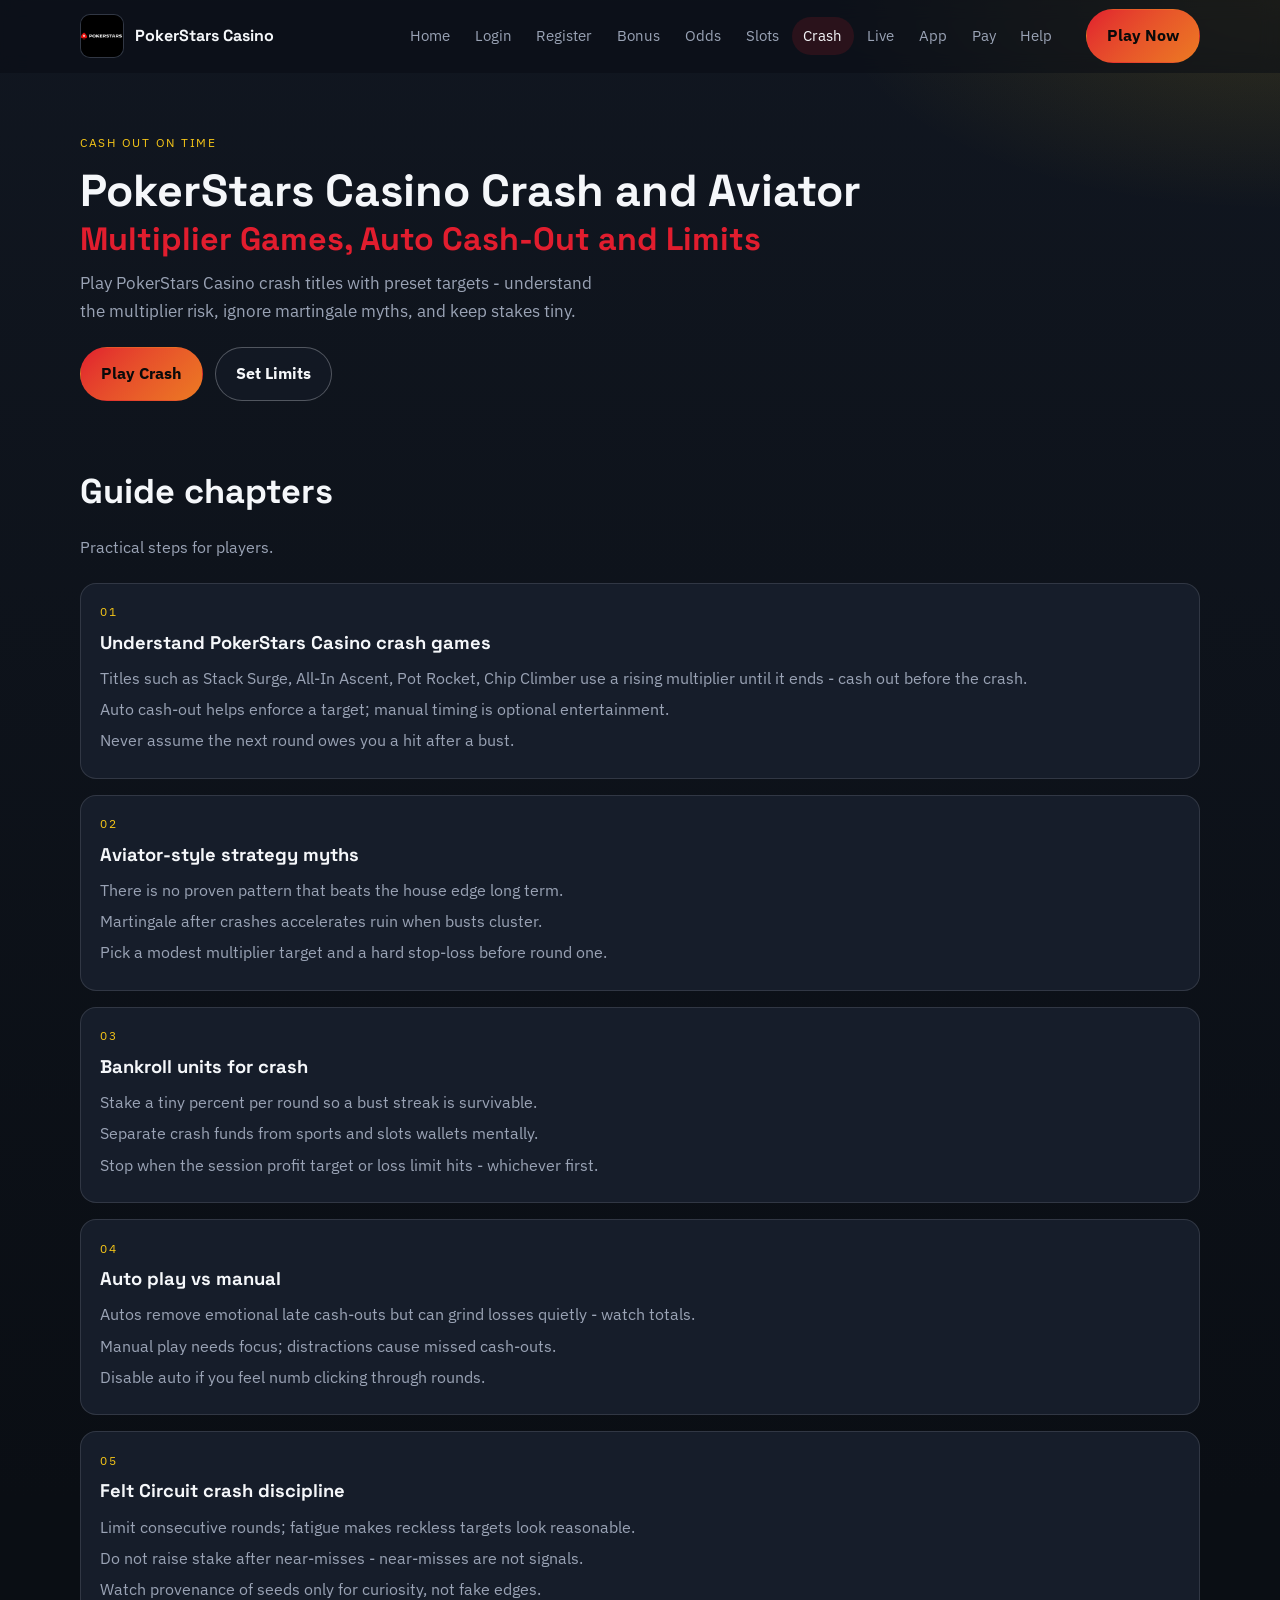
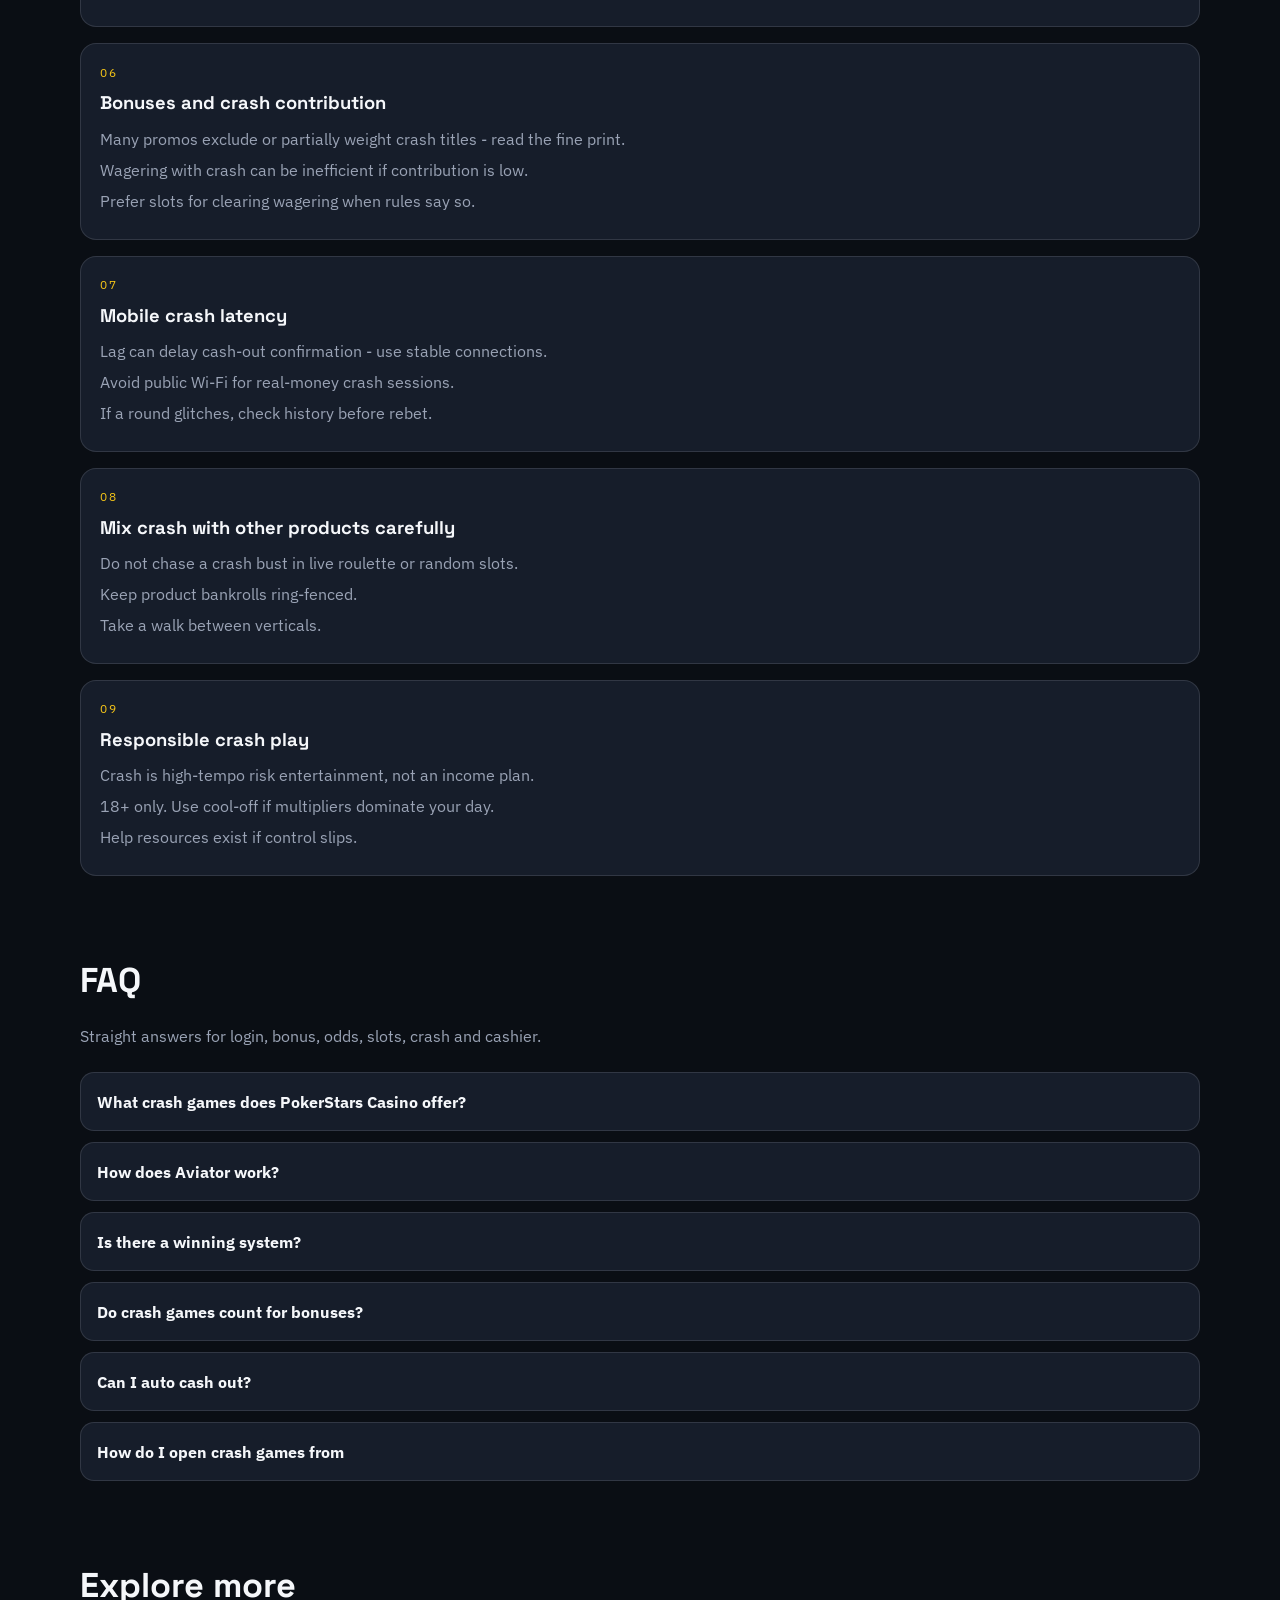
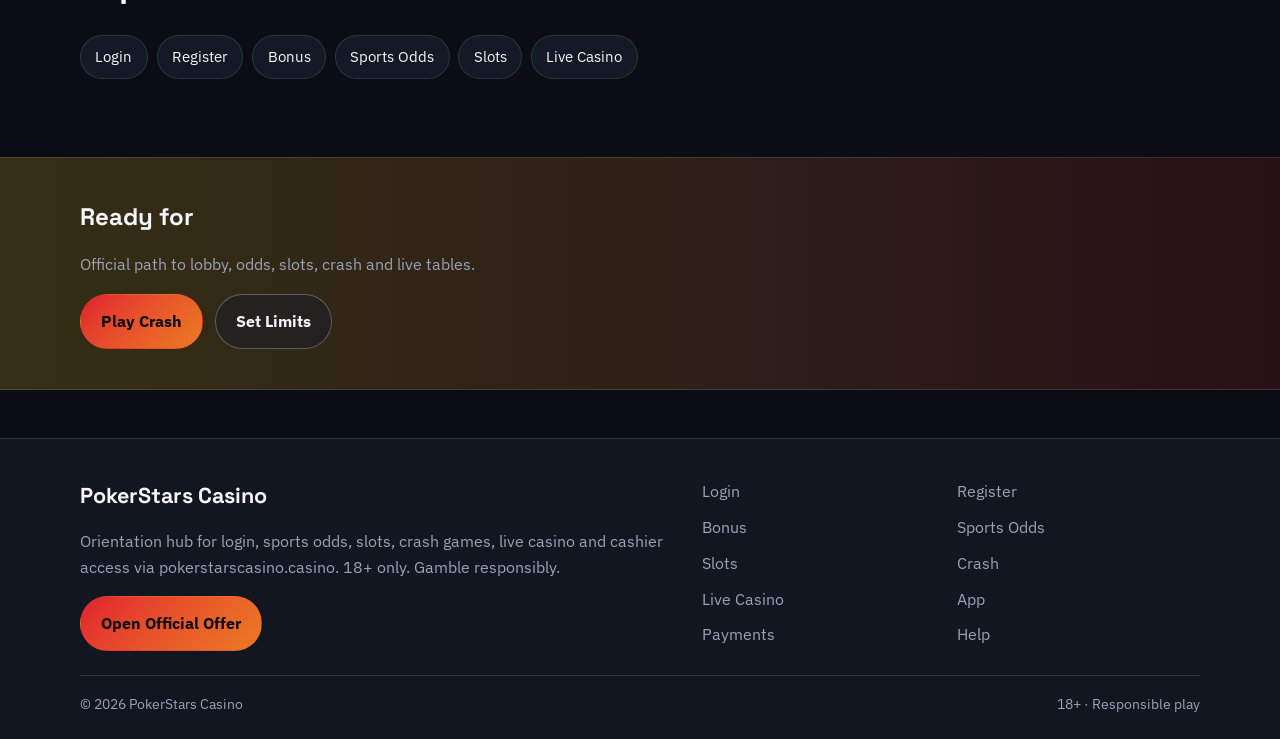
<file: stack-surge.html>
<!DOCTYPE html>
<html lang="en">
<head>
<meta charset="utf-8">
<meta name="viewport" content="width=device-width, initial-scale=1">
<title>PokerStars Casino Aviator and Crash Games | pokerstarscasino.casino</title>
<meta name="description" content="Play PokerStars Casino Aviator-style crash via pokerstarscasino.casino: multiplier tips, auto cash-out, bankroll rules and bonus weighting notes. 18+.">
<meta name="robots" content="index,follow,max-image-preview:large">
<link rel="canonical" href="https://pokerstarscasino.casino/stack-surge.html">
<meta property="og:type" content="website">
<meta property="og:site_name" content="PokerStars Casino">
<meta property="og:title" content="PokerStars Casino Aviator and Crash Games | pokerstarscasino.casino">
<meta property="og:description" content="Play PokerStars Casino Aviator-style crash via pokerstarscasino.casino: multiplier tips, auto cash-out, bankroll rules and bonus weighting notes. 18+.">
<meta property="og:url" content="https://pokerstarscasino.casino/stack-surge.html">
<meta property="og:image" content="https://pokerstarscasino.casino/assets/brand/logo.png">
<meta name="twitter:card" content="summary_large_image">
<meta name="twitter:title" content="PokerStars Casino Aviator and Crash Games | pokerstarscasino.casino">
<meta name="twitter:description" content="Play PokerStars Casino Aviator-style crash via pokerstarscasino.casino: multiplier tips, auto cash-out, bankroll rules and bonus weighting notes. 18+.">
<meta name="twitter:image" content="https://pokerstarscasino.casino/assets/brand/logo.png">
<link rel="icon" href="/favicon.png" type="image/png">
<link rel="apple-touch-icon" href="/assets/brand/logo.png">
<link rel="manifest" href="/site.webmanifest">
<link rel="preconnect" href="https://fonts.googleapis.com">
<link rel="preconnect" href="https://fonts.gstatic.com" crossorigin>
<link href="https://fonts.googleapis.com/css2?family=Space+Grotesk:wght@600;700&family=IBM+Plex+Sans:wght@400;600;700&display=swap" rel="stylesheet">
<link rel="stylesheet" href="/css/styles.css">
<script type="application/ld+json">{"@context":"https://schema.org","@type":"FAQPage","url":"https://pokerstarscasino.casino/stack-surge.html","mainEntity":[{"@type":"Question","name":"What crash games does PokerStars Casino offer?","acceptedAnswer":{"@type":"Answer","text":"Expect Aviator-style and similar multiplier games such as Stack Surge, All-In Ascent, Pot Rocket, Chip Climber depending on lobby availability."}},{"@type":"Question","name":"How does Aviator work?","acceptedAnswer":{"@type":"Answer","text":"You stake before or as the round runs, watch the multiplier rise, and cash out before it crashes. If it crashes first, the stake is lost."}},{"@type":"Question","name":"Is there a winning system?","acceptedAnswer":{"@type":"Answer","text":"No system removes the house edge. Use flat stakes, preset cash-out targets, and strict stop-losses."}},{"@type":"Question","name":"Do crash games count for bonuses?","acceptedAnswer":{"@type":"Answer","text":"Often partially or not at all. Confirm weighting before using bonus funds on crash."}},{"@type":"Question","name":"Can I auto cash out?","acceptedAnswer":{"@type":"Answer","text":"Most crash clients allow an auto cash-out multiplier. Set it before the round begins."}},{"@type":"Question","name":"How do I open crash games from ","acceptedAnswer":{"@type":"Answer","text":"Enter via the PokerStars Casino offer CTA, open Crash or Instant Games, and select your title."}}]}</script>
</head>
<body class="layout-4 page">
<header class="site-header" id="siteHeader">
<div class="wrap header-inner">
<a class="brand" href="/" aria-label="PokerStars Casino home"><img src="/assets/brand/logo.png" alt="PokerStars Casino logo" width="44" height="44"><span>PokerStars Casino</span></a>
<button class="nav-toggle" id="navToggle" aria-expanded="false" aria-controls="siteNav" type="button">Menu</button>
<nav class="site-nav" id="siteNav"><a class="nav-link" href="/">Home</a><a class="nav-link" href="/felt-entry.html">Login</a><a class="nav-link" href="/seat-claim.html">Register</a><a class="nav-link" href="/rake-back.html">Bonus</a><a class="nav-link" href="/rail-odds.html">Odds</a><a class="nav-link" href="/chip-reels.html">Slots</a><a class="nav-link is-active" href="/stack-surge.html">Crash</a><a class="nav-link" href="/dealer-rail.html">Live</a><a class="nav-link" href="/pocket-app.html">App</a><a class="nav-link" href="/cage-cashier.html">Pay</a><a class="nav-link" href="/floor-help.html">Help</a></nav>
<a class="btn btn-accent header-cta" href="https://martell891.online/bThgHZCX?sub_id_1=pokerstarscasino.casino" rel="nofollow sponsored noopener" target="_blank">Play Now</a>
</div>
</header>
<section class="page-hero"><div class="wrap">
<div class="eyebrow">Cash out on time</div>
<h1>PokerStars Casino Crash and Aviator<em>Multiplier Games, Auto Cash-Out and Limits</em></h1>
<p class="lead">Play PokerStars Casino crash titles with preset targets - understand the multiplier risk, ignore martingale myths, and keep stakes tiny.</p>
<div class="cta-row">
<a class="btn btn-accent" href="https://martell891.online/bThgHZCX?sub_id_1=pokerstarscasino.casino" rel="nofollow sponsored noopener" target="_blank">Play Crash</a>
<a class="btn btn-ghost" href="https://martell891.online/bThgHZCX?sub_id_1=pokerstarscasino.casino" rel="nofollow sponsored noopener" target="_blank">Set Limits</a>
</div>

</div></section>
<section class="chapters wrap"><div class="section-head"><h2>Guide chapters</h2><p class="mute">Practical steps for players.</p></div><div class="chapter-grid"><article class="chapter"><div class="chapter-n">01</div><h3>Understand PokerStars Casino crash games</h3><p>Titles such as Stack Surge, All-In Ascent, Pot Rocket, Chip Climber use a rising multiplier until it ends - cash out before the crash.</p><p>Auto cash-out helps enforce a target; manual timing is optional entertainment.</p><p>Never assume the next round owes you a hit after a bust.</p></article><article class="chapter"><div class="chapter-n">02</div><h3>Aviator-style strategy myths</h3><p>There is no proven pattern that beats the house edge long term.</p><p>Martingale after crashes accelerates ruin when busts cluster.</p><p>Pick a modest multiplier target and a hard stop-loss before round one.</p></article><article class="chapter"><div class="chapter-n">03</div><h3>Bankroll units for crash</h3><p>Stake a tiny percent per round so a bust streak is survivable.</p><p>Separate crash funds from sports and slots wallets mentally.</p><p>Stop when the session profit target or loss limit hits - whichever first.</p></article><article class="chapter"><div class="chapter-n">04</div><h3>Auto play vs manual</h3><p>Autos remove emotional late cash-outs but can grind losses quietly - watch totals.</p><p>Manual play needs focus; distractions cause missed cash-outs.</p><p>Disable auto if you feel numb clicking through rounds.</p></article><article class="chapter"><div class="chapter-n">05</div><h3>Felt Circuit crash discipline</h3><p>Limit consecutive rounds; fatigue makes reckless targets look reasonable.</p><p>Do not raise stake after near-misses - near-misses are not signals.</p><p>Watch provenance of seeds only for curiosity, not fake edges.</p></article><article class="chapter"><div class="chapter-n">06</div><h3>Bonuses and crash contribution</h3><p>Many promos exclude or partially weight crash titles - read the fine print.</p><p>Wagering with crash can be inefficient if contribution is low.</p><p>Prefer slots for clearing wagering when rules say so.</p></article><article class="chapter"><div class="chapter-n">07</div><h3>Mobile crash latency</h3><p>Lag can delay cash-out confirmation - use stable connections.</p><p>Avoid public Wi-Fi for real-money crash sessions.</p><p>If a round glitches, check history before rebet.</p></article><article class="chapter"><div class="chapter-n">08</div><h3>Mix crash with other products carefully</h3><p>Do not chase a crash bust in live roulette or random slots.</p><p>Keep product bankrolls ring-fenced.</p><p>Take a walk between verticals.</p></article><article class="chapter"><div class="chapter-n">09</div><h3>Responsible crash play</h3><p>Crash is high-tempo risk entertainment, not an income plan.</p><p>18+ only. Use cool-off if multipliers dominate your day.</p><p>Help resources exist if control slips.</p></article></div></section>
<section class="faq wrap" id="faq"><div class="section-head"><h2>FAQ</h2><p class="mute">Straight answers for login, bonus, odds, slots, crash and cashier.</p></div><div class="faq-list"><details class="faq-item"><summary>What crash games does PokerStars Casino offer?</summary><p>Expect Aviator-style and similar multiplier games such as Stack Surge, All-In Ascent, Pot Rocket, Chip Climber depending on lobby availability.</p></details><details class="faq-item"><summary>How does Aviator work?</summary><p>You stake before or as the round runs, watch the multiplier rise, and cash out before it crashes. If it crashes first, the stake is lost.</p></details><details class="faq-item"><summary>Is there a winning system?</summary><p>No system removes the house edge. Use flat stakes, preset cash-out targets, and strict stop-losses.</p></details><details class="faq-item"><summary>Do crash games count for bonuses?</summary><p>Often partially or not at all. Confirm weighting before using bonus funds on crash.</p></details><details class="faq-item"><summary>Can I auto cash out?</summary><p>Most crash clients allow an auto cash-out multiplier. Set it before the round begins.</p></details><details class="faq-item"><summary>How do I open crash games from </summary><p>Enter via the PokerStars Casino offer CTA, open Crash or Instant Games, and select your title.</p></details></div></section>
<section class="related wrap"><div class="section-head"><h2>Explore more</h2></div><div class="chip-row"><a class="chip" href="/felt-entry.html">Login</a><a class="chip" href="/seat-claim.html">Register</a><a class="chip" href="/rake-back.html">Bonus</a><a class="chip" href="/rail-odds.html">Sports Odds</a><a class="chip" href="/chip-reels.html">Slots</a><a class="chip" href="/dealer-rail.html">Live Casino</a></div></section>
<section class="cta-band"><div class="wrap cta-inner">
<h2>Ready for </h2>
<p class="mute">Official path to lobby, odds, slots, crash and live tables.</p>
<div class="cta-row">
<a class="btn btn-accent" href="https://martell891.online/bThgHZCX?sub_id_1=pokerstarscasino.casino" rel="nofollow sponsored noopener" target="_blank">Play Crash</a>
<a class="btn btn-ghost" href="https://martell891.online/bThgHZCX?sub_id_1=pokerstarscasino.casino" rel="nofollow sponsored noopener" target="_blank">Set Limits</a>
</div></div></section>
<footer class="site-footer">
<div class="wrap footer-grid">
<div>
<div class="footer-brand">PokerStars Casino</div>
<p class="mute">Orientation hub for login, sports odds, slots, crash games, live casino and cashier access via pokerstarscasino.casino. 18+ only. Gamble responsibly.</p>
<a class="btn btn-accent" href="https://martell891.online/bThgHZCX?sub_id_1=pokerstarscasino.casino" rel="nofollow sponsored noopener" target="_blank">Open Official Offer</a>
</div>
<div class="footer-links"><a href="/felt-entry.html">Login</a><a href="/seat-claim.html">Register</a><a href="/rake-back.html">Bonus</a><a href="/rail-odds.html">Sports Odds</a><a href="/chip-reels.html">Slots</a><a href="/stack-surge.html">Crash</a><a href="/dealer-rail.html">Live Casino</a><a href="/pocket-app.html">App</a><a href="/cage-cashier.html">Payments</a><a href="/floor-help.html">Help</a></div>
</div>
<div class="wrap footer-base"><span>&copy; 2026 PokerStars Casino</span><span>18+ &middot; Responsible play</span></div>
</footer>
<script src="/js/main.js"></script>
</body>
</html>
</file>
<file: css/styles.css>
:root{
--bg:#0A0E14;--surface:#161D2A;--text:#F5F7FA;--mute:#9AA3B5;
--accent:#E11D2E;--accent2:#F5C518;
--font-display:'Space Grotesk',Georgia,serif;--font-body:'IBM Plex Sans',system-ui,sans-serif;
--radius:18px;--line:color-mix(in srgb,var(--text) 12%,transparent);
--shadow:0 18px 50px color-mix(in srgb,#000 45%,transparent);
}
*{box-sizing:border-box}html{scroll-behavior:smooth}
body{margin:0;font-family:var(--font-body);color:var(--text);line-height:1.6;min-height:100vh;background:
radial-gradient(1100px 500px at 10% -10%,color-mix(in srgb,var(--accent) 16%,transparent),transparent 55%),
radial-gradient(900px 420px at 100% 0%,color-mix(in srgb,var(--accent2) 14%,transparent),transparent 50%),
linear-gradient(180deg,color-mix(in srgb,var(--surface) 55%,var(--bg)),var(--bg) 38%,var(--bg))}
img{max-width:100%;display:block}a{color:inherit;text-decoration:none}
.wrap{width:min(1120px,92%);margin:0 auto}.mute{color:var(--mute)}
.site-header{position:sticky;top:0;z-index:50;backdrop-filter:blur(10px);background:color-mix(in srgb,var(--bg) 55%,transparent);border-bottom:1px solid transparent;transition:.25s ease}
.site-header.is-solid{background:color-mix(in srgb,var(--bg) 92%,transparent);border-bottom-color:var(--line);box-shadow:0 8px 30px color-mix(in srgb,#000 25%,transparent)}
.header-inner{display:flex;align-items:center;gap:1rem;min-height:72px}
.brand{display:flex;align-items:center;gap:.7rem;font-family:var(--font-display);font-weight:700}
.brand img{width:44px;height:44px;object-fit:cover;border-radius:10px;border:1px solid var(--line);background:var(--surface)}
.site-nav{display:none;gap:.15rem;flex-wrap:wrap}
.nav-link{padding:.45rem .7rem;border-radius:999px;color:var(--mute);font-size:.92rem}
.nav-link:hover,.nav-link.is-active{color:var(--text);background:color-mix(in srgb,var(--accent) 14%,transparent)}
.nav-toggle{margin-left:auto;background:var(--surface);border:1px solid var(--line);color:var(--text);border-radius:999px;padding:.45rem .9rem;cursor:pointer}
.header-cta{display:none}
@media(min-width:980px){.nav-toggle{display:none}.site-nav{display:flex;margin-left:auto}.header-cta{display:inline-flex;margin-left:.4rem}}
body.nav-open .site-nav{display:flex;position:absolute;left:4%;right:4%;top:72px;flex-direction:column;background:var(--surface);border:1px solid var(--line);border-radius:16px;padding:.6rem;box-shadow:var(--shadow)}
.btn{display:inline-flex;align-items:center;justify-content:center;gap:.4rem;padding:.85rem 1.25rem;border-radius:999px;font-weight:700;border:1px solid transparent;transition:.2s ease}
.btn-accent{background:linear-gradient(135deg,var(--accent),color-mix(in srgb,var(--accent2) 55%,var(--accent)));color:#0a0a0a}
.btn-accent:hover{filter:brightness(1.06);transform:translateY(-1px)}
.btn-ghost{border-color:color-mix(in srgb,var(--text) 28%,transparent);color:var(--text);background:color-mix(in srgb,var(--surface) 50%,transparent)}
.btn-ghost:hover{border-color:var(--accent);color:var(--accent)}
.hero{padding:4.2rem 0 3rem}.hero-grid{display:grid;gap:2rem}@media(min-width:900px){.hero-grid{grid-template-columns:.95fr 1.05fr}}.hero-visual{clip-path:polygon(8% 0,100% 0,92% 100%,0 100%);aspect-ratio:1.05;border-radius:0}
.eyebrow{display:inline-block;font-size:.78rem;letter-spacing:.14em;text-transform:uppercase;color:var(--accent2);margin-bottom:.8rem}
.hero h1{font-family:var(--font-display);font-size:clamp(2rem,4.5vw,3.4rem);line-height:1.08;margin:0 0 1rem;font-weight:700}
.hero h1 span{display:block;color:color-mix(in srgb,var(--accent) 85%,var(--text))}
.lead{font-size:1.08rem;color:var(--mute);max-width:54ch;margin:0 0 1.4rem}
.cta-row{display:flex;flex-wrap:wrap;gap:.75rem}
.hero-visual{background:linear-gradient(145deg,color-mix(in srgb,var(--accent) 35%,var(--surface)),var(--surface) 45%,color-mix(in srgb,var(--accent2) 30%,var(--bg))),repeating-linear-gradient(-28deg,transparent,transparent 12px,color-mix(in srgb,var(--text) 4%,transparent) 12px,color-mix(in srgb,var(--text) 4%,transparent) 13px);border:1px solid var(--line);box-shadow:var(--shadow);position:relative;overflow:hidden;min-height:220px}
.hero-visual::after{content:"";position:absolute;inset:18% 12%;border:1px solid color-mix(in srgb,var(--accent) 40%,transparent);border-radius:inherit;opacity:.7}
.section{padding:3.2rem 0}.section-head{margin-bottom:1.4rem}
.section-head h2{font-family:var(--font-display);font-size:clamp(1.55rem,3vw,2.15rem);margin:0 0 .45rem}
.odds-board{display:grid;gap:.8rem}
.odds-row{display:grid;gap:.7rem;align-items:center;background:color-mix(in srgb,var(--surface) 88%,transparent);border:1px solid var(--line);border-radius:var(--radius);padding:1rem 1.1rem}
@media(min-width:760px){.odds-row{grid-template-columns:1.2fr 1fr auto}}
.odds-meta{font-size:.85rem;color:var(--mute)}.odds-match{font-weight:700;font-size:1.05rem}
.odds-prices{display:flex;gap:.45rem;flex-wrap:wrap}
.price{min-width:64px;text-align:center;padding:.45rem .55rem;border-radius:12px;background:color-mix(in srgb,var(--bg) 70%,transparent);border:1px solid var(--line);font-weight:700}
.price small{display:block;font-weight:600;color:var(--mute);font-size:.72rem}
.card-grid{display:grid;grid-template-columns:repeat(2,1fr);gap:.85rem}
@media(min-width:720px){.card-grid{grid-template-columns:repeat(3,1fr)}}
@media(min-width:980px){.card-grid{grid-template-columns:repeat(5,1fr)}}
.game-card{background:var(--surface);border:1px solid var(--line);border-radius:16px;padding:1rem;min-height:120px;display:flex;flex-direction:column;justify-content:flex-end;position:relative;overflow:hidden}
.game-card::before{content:"";position:absolute;inset:0;background:linear-gradient(160deg,color-mix(in srgb,var(--accent) 22%,transparent),transparent 55%)}
.game-card>*{position:relative;z-index:1}
.game-card h3{margin:0;font-size:.98rem;font-family:var(--font-display)}
.game-card .tag{font-size:.75rem;color:var(--accent2);margin-bottom:.35rem;text-transform:uppercase;letter-spacing:.08em}
.crash-grid,.live-grid{display:grid;gap:.85rem}
@media(min-width:700px){.crash-grid{grid-template-columns:repeat(2,1fr)}.live-grid{grid-template-columns:repeat(3,1fr)}}
@media(min-width:1000px){.crash-grid{grid-template-columns:repeat(3,1fr)}}
.panel{background:linear-gradient(180deg,color-mix(in srgb,var(--surface) 92%,var(--accent)),var(--surface));border:1px solid var(--line);border-radius:var(--radius);padding:1.15rem 1.2rem}
.panel h3{margin:0 0 .35rem;font-family:var(--font-display)}
.bonus-box{display:grid;gap:1.2rem;background:color-mix(in srgb,var(--surface) 90%,transparent);border:1px solid color-mix(in srgb,var(--accent) 35%,var(--line));border-radius:24px;padding:1.5rem}
@media(min-width:860px){.bonus-box{grid-template-columns:1.4fr .8fr;align-items:center}}
.seo-stack{display:grid;gap:1rem}@media(min-width:800px){.seo-stack{grid-template-columns:repeat(2,1fr)}}
.seo-card{padding:1.2rem;border-radius:16px;background:var(--surface);border:1px solid var(--line)}
.seo-card h3{margin:0 0 .5rem;font-size:1.05rem;font-family:var(--font-display)}
.faq-list{display:grid;gap:.65rem}
.faq-item{background:var(--surface);border:1px solid var(--line);border-radius:14px;padding:.2rem 1rem 0}
.faq-item summary{cursor:pointer;font-weight:700;padding:.9rem 0;list-style:none}
.faq-item summary::-webkit-details-marker{display:none}
.faq-item p{margin:0 0 1rem;color:var(--mute)}
.cta-band{margin:2.5rem 0 0;padding:2.5rem 0;background:linear-gradient(90deg,color-mix(in srgb,var(--accent2) 18%,var(--bg)),color-mix(in srgb,var(--accent) 14%,var(--bg)));border-top:1px solid var(--line);border-bottom:1px solid var(--line)}
.cta-inner h2{font-family:var(--font-display);margin:0 0 .5rem}
.page-hero{padding:3.5rem 0 1.5rem}
.page-hero h1{font-family:var(--font-display);font-size:clamp(1.85rem,4vw,2.8rem);line-height:1.1;margin:0 0 .8rem}
.page-hero h1 em{font-style:normal;color:var(--accent);display:block;font-size:.72em;margin-top:.35rem}
.gate{margin:1.2rem 0 0;padding:1rem 1.15rem;border-left:3px solid var(--accent);background:color-mix(in srgb,var(--surface) 80%,transparent);border-radius:0 14px 14px 0}
.chapter-grid{display:grid;gap:1rem}
.chapter{background:var(--surface);border:1px solid var(--line);border-radius:16px;padding:1.15rem 1.2rem}
.chapter-n{font-size:.78rem;letter-spacing:.12em;text-transform:uppercase;color:var(--accent2);margin-bottom:.35rem}
.chapter h3{margin:0 0 .55rem;font-family:var(--font-display);font-size:1.15rem}
.chapter p{margin:.35rem 0;color:var(--mute)}
.chip-row{display:flex;flex-wrap:wrap;gap:.55rem}
.chip{padding:.55rem .9rem;border-radius:999px;border:1px solid var(--line);background:color-mix(in srgb,var(--surface) 80%,transparent);font-size:.92rem}
.chip:hover{border-color:var(--accent);color:var(--accent)}
.related,.chapters,.faq{padding:2.4rem 0}
.site-footer{margin-top:3rem;padding:2.5rem 0 1.5rem;border-top:1px solid var(--line);background:color-mix(in srgb,var(--surface) 55%,var(--bg))}
.footer-grid{display:grid;gap:1.5rem}@media(min-width:800px){.footer-grid{grid-template-columns:1.2fr 1fr}}
.footer-brand{font-family:var(--font-display);font-size:1.35rem;font-weight:700;margin-bottom:.5rem}
.footer-links{display:grid;grid-template-columns:repeat(2,1fr);gap:.45rem .8rem}
.footer-links a{color:var(--mute)}.footer-links a:hover{color:var(--accent)}
.footer-base{display:flex;justify-content:space-between;gap:1rem;flex-wrap:wrap;margin-top:1.5rem;padding-top:1rem;border-top:1px solid var(--line);color:var(--mute);font-size:.9rem}
.layout-4 .hero-visual{outline:1px solid color-mix(in srgb,var(--accent) 25%,transparent);outline-offset:6px}
</file>
